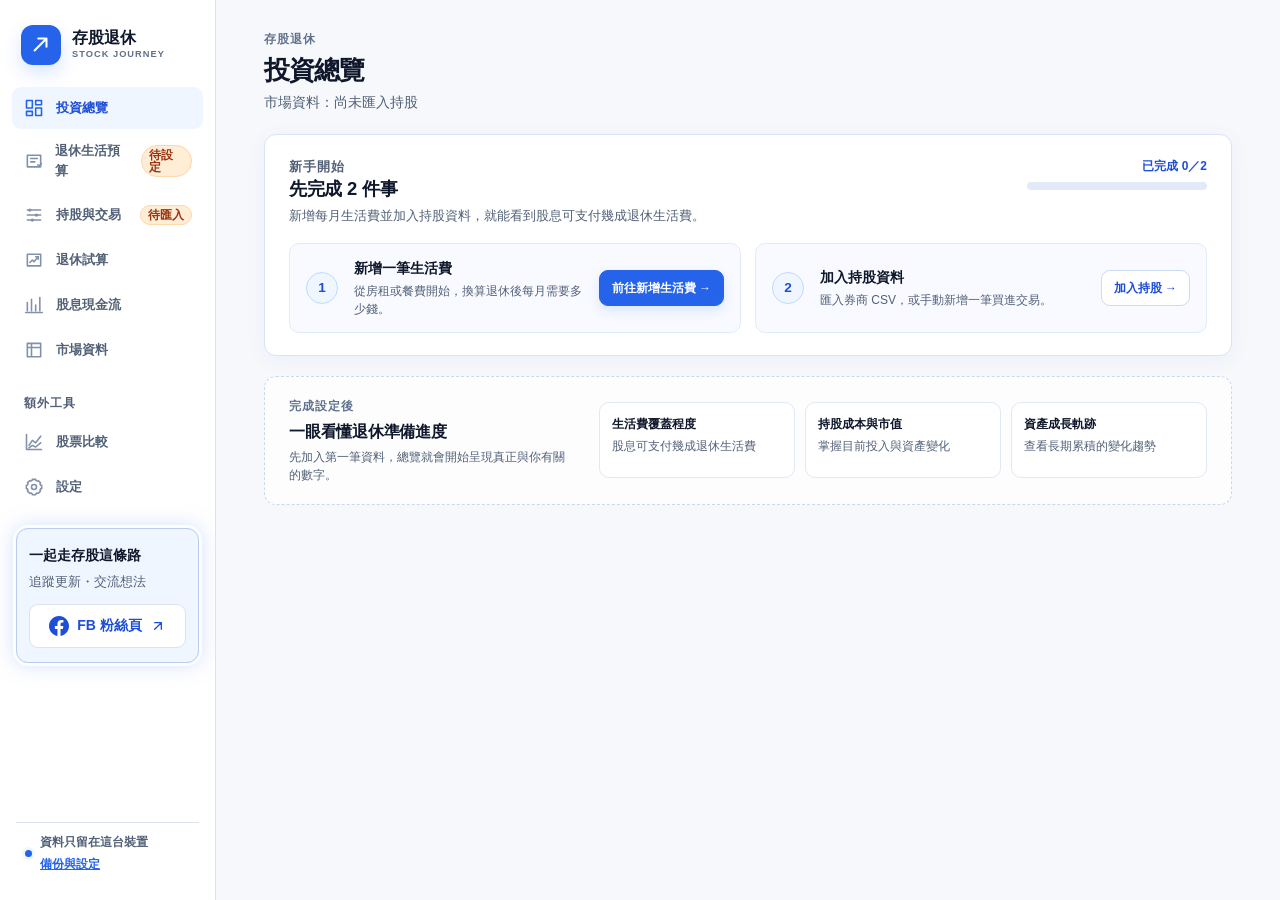
<file: index.html>
<!doctype html>
<html lang="zh-Hant">
  <head>
    <meta charset="UTF-8" />
    <meta name="viewport" content="width=device-width, initial-scale=1.0" />
    <meta name="theme-color" content="#2563eb" />
    <link rel="stylesheet" href="./styles.css?v=20261110-sticky-dialog-fix" />
    <title>存股退休儀表板</title>
  </head>
  <body>
    <div id="root"></div>
    <script src="./app.bundle.js?v=20261110-sticky-dialog-fix"></script>
  </body>
</html>
</file>
<file: styles.css>
:root {
  --ink: #0f172a;
  --muted: #526177;
  --subtle: #607086;
  --blue: #2563eb;
  --blue-strong: #1d4ed8;
  --blue-soft: #eff6ff;
  --blue-wash: #f6f9ff;
  --green: #2563eb;
  --pale: #eff6ff;
  --line: #dce3ed;
  --card: #ffffff;
  --canvas: #f7f8fb;
  --gold: #a16207;
  --red: #c62828;
  --success: #15803d;
  --success-soft: #ecfdf5;
  --radius: 12px;
  --shadow: 0 3px 12px rgba(15, 23, 42, .035);
}

.operation-error { padding: 16px; color: #991b1b; background: #fef2f2; border: 1px solid #fca5a5; border-radius: var(--radius); font-size: .9375rem; }
.operation-error button { min-height: 44px; margin: 8px 0 0 12px; }
.settings-save-status { margin: 16px 0 0; color: var(--muted); font-size: .875rem; }
.overview-assumptions { margin-top: 14px; }
.overview-assumptions summary { min-height: 44px; padding: 10px 0; color: var(--blue-strong); font-size: .875rem; cursor: pointer; }
.overview-assumptions .overview-retirement-assumptions { font-size: .8125rem; }

* { box-sizing: border-box; }
html { min-width: 320px; background: var(--canvas); }
body {
  margin: 0;
  color: var(--ink);
  background: var(--canvas);
  font: 16px/1.55 -apple-system, BlinkMacSystemFont, "Segoe UI", "Noto Sans TC", sans-serif;
  -webkit-font-smoothing: antialiased;
}
button, input, select, textarea { font: inherit; }
button, summary, select, label { -webkit-tap-highlight-color: transparent; }
button { cursor: pointer; }
button:focus-visible, a:focus-visible, input:focus-visible, select:focus-visible, textarea:focus-visible, summary:focus-visible {
  outline: 3px solid var(--blue);
  outline-offset: 2px;
}
h1, h2, p { margin-top: 0; }
h1 { margin-bottom: 0; font-size: clamp(1.55rem, 2vw, 2rem); line-height: 1.2; letter-spacing: -.035em; }
h2 { margin-bottom: 0; font-size: 1.05rem; line-height: 1.35; letter-spacing: -.015em; }

.shell { display: grid; grid-template-columns: 216px minmax(0, 1fr); min-height: 100vh; }
aside {
  position: sticky;
  top: 0;
  height: 100vh;
  display: flex;
  flex-direction: column;
  padding: 22px 12px 16px;
  background: #fff;
  border-right: 1px solid var(--line);
  backdrop-filter: blur(18px);
}
.brand {
  display: grid;
  grid-template-columns: 40px 1fr;
  grid-template-rows: auto auto;
  align-items: center;
  column-gap: 11px;
  padding: 3px 9px 22px;
  color: var(--ink);
  text-decoration: none;
}
.brand > span { grid-row: 1 / 3; display: grid; place-items: center; width: 40px; height: 40px; color: #fff; background: var(--blue); border-radius: 12px; box-shadow: 0 8px 18px #2563eb2b; }
.brand svg { width: 22px; fill: none; stroke: currentColor; stroke-width: 2.25; stroke-linecap: round; stroke-linejoin: round; }
.brand b { align-self: end; font-size: 1rem; line-height: 1.2; }
.brand em { align-self: start; color: var(--subtle); font-size: .58rem; font-style: normal; font-weight: 700; letter-spacing: .11em; white-space: nowrap; }
.mobile-menu-toggle, .mobile-nav-heading, .mobile-nav-backdrop { display: none; }
.mobile-nav-panel { display: contents; }
nav { display: grid; gap: 3px; }
nav button {
  display: flex;
  align-items: center;
  gap: 11px;
  min-height: 42px;
  padding: 9px 11px;
  color: #526177;
  background: transparent;
  border: 0;
  border-radius: 9px;
  font-size: .82rem;
  font-weight: 650;
  text-align: left;
  transition: color .16s, background .16s, transform .16s;
}
nav button i { display: grid; place-items: center; width: 22px; color: #8191a8; font-style: normal; }
nav button svg { width: 20px; height: 20px; fill: none; stroke: currentColor; stroke-width: 1.9; stroke-linecap: round; stroke-linejoin: round; }
nav button:hover { color: var(--blue); background: #f3f7ff; }
nav button.active { color: var(--blue-strong); background: var(--blue-soft); box-shadow: none; }
nav button.active i { color: var(--blue); }
.nav-badge {
  display: inline-flex;
  align-items: center;
  justify-content: center;
  margin-left: auto;
  font-size: .75rem;
  font-weight: 750;
  line-height: 1;
  border-radius: 999px;
  pointer-events: none;
}
.nav-badge.pending {
  padding: 3px 7px;
  color: #9a3412;
  background: #ffedd5;
  border: 1px solid #fed7aa;
}
.nav-badge.done {
  width: 18px;
  height: 18px;
  color: #15803d;
  background: #ecfdf5;
  border: 1px solid #bbf7d0;
  font-size: .75rem;
}
.privacy { display: grid; grid-template-columns: 7px 1fr; gap: 4px 8px; align-items: center; margin: auto 4px 0; padding: 11px 9px; color: var(--muted); background: transparent; border-top: 1px solid var(--line); border-radius: 0; font-size: .75rem; line-height: 1.45; }
.privacy b { color: #526177; font-weight: 650; }
.privacy span { grid-row: 1 / 3; width: 7px; height: 7px; background: var(--blue); border-radius: 50%; box-shadow: 0 0 0 3px var(--blue-soft); }
.privacy a { color: var(--blue); font-weight: 700; cursor: pointer; }

main { width: 100%; max-width: 1360px; margin: 0 auto; padding: 30px clamp(20px, 4vw, 48px) 56px; }
.facebook-community {
  position: relative;
  display: grid;
  flex-shrink: 0;
  gap: 12px;
  margin: 20px 4px 16px;
  padding: 14px 12px;
  color: var(--ink);
  background: var(--blue-soft);
  border: 1px solid var(--line);
  border-radius: var(--radius);
}
.facebook-community-copy b { font-size: .875rem; }
.facebook-community-copy p { margin: 4px 0 0; color: var(--muted); font-size: .8125rem; }
.facebook-community-link {
  display: flex;
  align-items: center;
  justify-content: center;
  gap: 8px;
  min-height: 44px;
  padding: 9px 10px;
  color: var(--blue-strong);
  background: var(--card);
  border: 1px solid var(--line);
  border-radius: 9px;
  font-size: .875rem;
  font-weight: 700;
  text-decoration: none;
  touch-action: manipulation;
}
.facebook-community::after {
  content: "";
  position: absolute;
  inset: -1px;
  border: 1px solid var(--blue);
  border-radius: inherit;
  box-shadow: 0 0 0 3px var(--blue-soft), 0 0 18px 3px var(--blue);
  opacity: .18;
  pointer-events: none;
}
@keyframes facebook-community-breathe {
  0%, 100% { opacity: .18; }
  50% { opacity: .65; }
}
@media (prefers-reduced-motion: no-preference) {
  .facebook-community::after {
    animation: facebook-community-breathe 2s ease-in-out infinite;
  }
}
.facebook-community:hover::after,
.facebook-community:focus-within::after {
  animation: none;
  opacity: .3;
}
.facebook-community-link:hover { border-color: var(--blue); text-decoration: underline; }
.facebook-community-link:active { background: var(--blue-soft); }
.facebook-icon { width: 20px; height: 20px; flex-shrink: 0; fill: currentColor; }
.facebook-external-icon { width: 16px; height: 16px; flex-shrink: 0; stroke: currentColor; stroke-width: 2; stroke-linecap: round; stroke-linejoin: round; }
.facebook-community--mobile { display: none; }
@media (min-width: 801px) {
  aside { overflow-y: auto; }
}

header { display: flex; justify-content: space-between; align-items: flex-end; gap: 24px; margin-bottom: 20px; }
.eyebrow { margin-bottom: 6px; color: #60728d; font-size: .75rem; font-weight: 750; letter-spacing: .09em; text-transform: uppercase; }
.market-as-of { margin: 7px 0 0; color: var(--muted); font-size: .875rem; }
.header-actions { display: flex; align-items: center; justify-content: flex-end; gap: 10px; min-height: 40px; }
.updated { display: inline-flex; align-items: center; gap: 7px; margin-right: 4px; color: var(--muted); font-size: .75rem; white-space: nowrap; }
.updated i { width: 7px; height: 7px; background: var(--blue); border-radius: 50%; box-shadow: 0 0 0 4px #dbeafe; }
.primary, .secondary, .danger {
  min-height: 44px;
  padding: 9px 14px;
  border: 1px solid transparent;
  border-radius: 9px;
  font-size: .79rem;
  font-weight: 750;
  transition: background .16s, border .16s, color .16s, transform .16s;
}
.primary { color: #fff; background: var(--blue); border-color: var(--blue); box-shadow: 0 5px 12px #2563eb22; }
.primary:hover { background: var(--blue-strong); border-color: var(--blue-strong); transform: translateY(-1px); }
.primary:disabled, .secondary:disabled { cursor: wait; opacity: .62; transform: none; }
.secondary { color: var(--blue-strong); background: #fff; border-color: #cddcf5; }
.secondary:hover { background: var(--blue-soft); border-color: #a9c2ef; }
.danger { color: var(--red); background: #fff5f5; border-color: #f0caca; }
.danger.subtle { background: #fff; }

.panel, .metric, .blue-goal-card, .blue-kpis article, .transaction-group, .empty {
  background: var(--card);
  border: 1px solid var(--line);
  border-radius: var(--radius);
  box-shadow: var(--shadow);
}
.panel { padding: 20px; }
.panel-title { display: flex; justify-content: space-between; align-items: center; gap: 18px; margin-bottom: 18px; }
.panel-title p { margin: 5px 0 0; color: var(--muted); font-size: .875rem; }
.panel-title button:not(.primary):not(.secondary) { color: var(--blue); background: transparent; border: 0; font-size: .75rem; font-weight: 750; }
.transaction-actions { display: grid; justify-items: end; gap: 5px; }
.transaction-page-actions { display: flex; align-items: center; gap: 8px; }
.transaction-import-help { margin: 0; color: var(--muted); font-size: .875rem; text-align: right; }
.transaction-import-help button, .transaction-import-help a { padding: 0; color: var(--blue); background: transparent; border: 0; font-size: inherit; font-weight: 750; text-decoration: underline; text-underline-offset: 2px; }
.notice { display: flex; align-items: center; gap: 16px; margin-bottom: 16px; padding: 13px 16px; color: #40536e; background: var(--blue-soft); border: 1px solid #cfe0fc; border-radius: 11px; font-size: .76rem; }
.notice b { color: var(--blue-strong); }
.notice button { margin-left: auto; color: var(--blue); background: transparent; border: 0; font-weight: 750; }

.journey-card {
  margin-bottom: 20px;
  padding: 22px 24px;
  color: var(--ink);
  background: #ffffff;
  border: 1px solid #d9e5f7;
  border-radius: var(--radius);
  box-shadow: 0 4px 20px rgba(37, 99, 235, .06);
}
.journey-header {
  display: flex;
  justify-content: space-between;
  align-items: flex-start;
  gap: 20px;
  margin-bottom: 18px;
  flex-wrap: wrap;
}
.journey-header h2 {
  font-size: 1.15rem;
  margin-bottom: 4px;
}
.journey-header p {
  margin: 0;
  color: var(--muted);
  font-size: .8rem;
}
.journey-progress-wrap {
  display: flex;
  flex-direction: column;
  align-items: flex-end;
  gap: 6px;
  min-width: 180px;
}
.journey-status {
  color: var(--blue-strong);
  font-size: .75rem;
  font-weight: 750;
}
.journey-progress {
  width: 100%;
  height: 8px;
  background: #e2eaf8;
  border-radius: 999px;
  overflow: hidden;
}
.journey-progress i {
  display: block;
  height: 100%;
  background: linear-gradient(90deg, #3b82f6, #1d4ed8);
  border-radius: 999px;
  transition: width .3s ease;
}
.journey-tasks {
  display: grid;
  grid-template-columns: repeat(2, minmax(0, 1fr));
  gap: 14px;
}
.journey-task {
  display: grid;
  grid-template-columns: 36px minmax(0, 1fr) auto;
  align-items: center;
  gap: 12px;
  padding: 14px 16px;
  background: #f8faff;
  border: 1px solid #e2ecf9;
  border-radius: 10px;
  transition: border-color .16s, background .16s;
}
.journey-task.is-done {
  background: #fcfefe;
  border-color: #d1fae5;
}
.journey-task-badge {
  display: grid;
  place-items: center;
  width: 32px;
  height: 32px;
  color: var(--blue-strong);
  background: #eff6ff;
  border: 1px solid #bfdbfe;
  border-radius: 50%;
  font-size: .85rem;
  font-weight: 800;
}
.journey-task.is-done .journey-task-badge {
  color: #15803d;
  background: #ecfdf5;
  border-color: #a7f3d0;
}
.journey-task-body b {
  display: block;
  font-size: .85rem;
  margin-bottom: 2px;
}
.journey-task-body p {
  margin: 0;
  color: var(--muted);
  font-size: .75rem;
  line-height: 1.5;
}
.journey-task button {
  min-height: 36px;
  padding: 6px 12px;
  font-size: .75rem;
  white-space: nowrap;
}
.step-banner {
  display: flex;
  align-items: center;
  gap: 14px;
  margin-bottom: 18px;
  padding: 14px 18px;
  color: var(--ink);
  background: #f0f6ff;
  border: 1px solid #cde0fc;
  border-radius: var(--radius);
  box-shadow: 0 2px 10px rgba(37, 99, 235, .04);
}
.step-banner.is-done {
  background: #f0fdf4;
  border-color: #bbf7d0;
}
.step-banner-icon {
  display: grid;
  place-items: center;
  width: 34px;
  height: 34px;
  color: var(--blue-strong);
  background: #fff;
  border: 1px solid #bfdbfe;
  border-radius: 50%;
  flex: 0 0 auto;
}
.step-banner-icon svg {
  width: 19px;
  height: 19px;
  fill: none;
  stroke: currentColor;
  stroke-width: 1.8;
  stroke-linecap: round;
  stroke-linejoin: round;
}
.step-banner.is-done .step-banner-icon {
  color: #15803d;
  border-color: #a7f3d0;
}
.step-banner-content {
  flex: 1 1 auto;
}
.step-banner-content b {
  display: block;
  font-size: .85rem;
  margin-bottom: 2px;
}
.step-banner-content p {
  margin: 0;
  color: var(--muted);
  font-size: .75rem;
  line-height: 1.4;
}
.step-banner-actions {
  display: flex;
  align-items: center;
  gap: 8px;
  flex: 0 0 auto;
}
.step-banner-actions button {
  min-height: 36px;
  padding: 6px 12px;
  font-size: .75rem;
  white-space: nowrap;
}

.onboarding-preview {
  display: grid;
  grid-template-columns: minmax(220px, .8fr) minmax(0, 1.7fr);
  align-items: center;
  gap: 24px;
  padding: 20px 24px;
  color: var(--ink);
  background: rgba(255, 255, 255, .74);
  border: 1px dashed #c9d8ec;
  border-radius: var(--radius);
}
.onboarding-preview h2 {
  margin-bottom: 5px;
  font-size: 1rem;
}
.onboarding-preview > div > p:last-child {
  margin: 0;
  color: var(--muted);
  font-size: .75rem;
  line-height: 1.5;
}
.onboarding-preview-items {
  display: grid;
  grid-template-columns: repeat(3, minmax(0, 1fr));
  gap: 10px;
}
.onboarding-preview-items article {
  min-height: 76px;
  padding: 12px;
  background: #fff;
  border: 1px solid #e1e9f4;
  border-radius: 10px;
}
.onboarding-preview-items b,
.onboarding-preview-items span {
  display: block;
}
.onboarding-preview-items b {
  margin-bottom: 4px;
  font-size: .78rem;
}
.onboarding-preview-items span {
  color: var(--muted);
  font-size: .75rem;
  line-height: 1.45;
}

.onboarding { display: grid; grid-template-columns: 28px minmax(0, 1fr) auto; align-items: center; gap: 12px; margin-bottom: 14px; padding: 13px 15px; color: #334155; background: #f1f6ff; border: 1px solid #d5e4fb; border-radius: var(--radius); }
.onboarding-step { display: grid; place-items: center; width: 28px; height: 28px; color: var(--blue-strong); background: #fff; border: 1px solid #bcd4f7; border-radius: 50%; font-size: .75rem; font-weight: 800; }
.onboarding b { display: block; font-size: .8rem; }
.onboarding p { margin: 2px 0 0; color: var(--muted); font-size: .75rem; }
.onboarding-count { margin-left: 5px; color: var(--blue-strong); font-size: .75rem; font-weight: 750; white-space: nowrap; }
.onboarding .secondary { min-height: 36px; padding: 7px 10px; font-size: .75rem; white-space: nowrap; }

.blue-goal-card { display: grid; grid-template-columns: minmax(0, 1fr) 230px; gap: 24px; margin-bottom: 12px; padding: 22px 24px; }
.blue-goal-main { min-width: 0; }
.blue-goal-value { display: flex; align-items: baseline; gap: 14px; flex-wrap: wrap; }
.blue-goal-value strong { color: var(--blue); font-size: clamp(2rem, 3vw, 2.65rem); line-height: 1; letter-spacing: -.06em; }
.blue-goal-value span, .blue-goal-main > p:last-child, .blue-goal-gap > span { color: var(--muted); font-size: .875rem; }
.blue-progress { height: 9px; margin: 18px 0 11px; overflow: hidden; background: #e8effc; border-radius: 99px; }
.blue-progress i { display: block; height: 100%; background: linear-gradient(90deg, #60a5fa, var(--blue)); border-radius: inherit; }
.blue-goal-main > p:last-child { margin: 0; }
.blue-goal-main > p b { color: var(--ink); }
.blue-goal-main > p span { margin: 0 7px; color: #a0aec0; }
.blue-goal-gap { display: grid; align-content: center; padding-left: 29px; border-left: 1px solid var(--line); }
.blue-goal-gap > strong { margin: 6px 0 4px; font-size: 1.45rem; letter-spacing: -.035em; }
.blue-goal-gap > small { color: var(--muted); font-size: .875rem; }
.blue-goal-gap button { justify-self: start; min-width: 44px; min-height: 44px; padding: 8px 0; color: var(--blue); background: transparent; border: 0; font-size: .75rem; font-weight: 750; }
.blue-goal-card.is-reached { border-color: #b8e6cb; box-shadow: 0 10px 32px #15803d12; }
.blue-goal-card.is-reached .blue-goal-value > strong { color: var(--success); }
.blue-goal-card.is-reached .blue-progress { background: #dcfce7; }
.blue-goal-card.is-reached .blue-progress i { background: linear-gradient(90deg, #4ade80, var(--success)); }
.blue-goal-card.is-reached .blue-goal-gap { border-left-color: #c8ecd7; }
.blue-goal-card.is-reached .blue-goal-gap > strong { color: var(--success); }
.goal-status { display: inline-flex; align-items: center; gap: 6px; color: var(--success) !important; font-weight: 800; }
.goal-status::before { display: inline-grid; place-items: center; width: 16px; height: 16px; color: #fff; background: var(--success); border-radius: 50%; content: "✓"; font-size: .75rem; }
.overview-birth-card {
  display: grid;
  grid-template-columns: 44px minmax(220px, 1fr) minmax(350px, .9fr);
  align-items: center;
  gap: 16px;
  margin-bottom: 12px;
  padding: 20px 22px;
  background: linear-gradient(135deg, #fff 0%, #f8fbff 100%);
  border: 1px solid #bed4f5;
  border-radius: 14px;
  box-shadow: 0 7px 24px rgba(37, 99, 235, .08);
}
.overview-birth-icon { display: grid; place-items: center; width: 44px; height: 44px; color: var(--blue); background: var(--blue-soft); border: 1px solid #bfdbfe; border-radius: 12px; }
.overview-birth-icon svg { width: 23px; height: 23px; fill: none; stroke: currentColor; stroke-width: 1.8; stroke-linecap: round; stroke-linejoin: round; }
.overview-birth-copy h2 { margin-bottom: 4px; font-size: 1.02rem; }
.overview-birth-copy p:last-child { margin: 0; color: var(--muted); font-size: .875rem; }
.overview-birth-form { display: grid; gap: 5px; }
.overview-birth-form > label { color: #40536e; font-size: .75rem; font-weight: 750; }
.overview-birth-form > div { display: grid; grid-template-columns: minmax(150px, 268px); }
.overview-birth-form input { width: 100%; min-width: 0; min-height: 40px; padding: 8px 10px; color: var(--ink); background: #fff; border: 1px solid #c9d8ec; border-radius: 9px; }
.birth-month-input {
  min-height: 40px;
  padding: 8px 10px;
  border-radius: 9px;
  font-family: inherit;
  font-size: .75rem;
  font-weight: 700;
  line-height: 1.2;
  font-variant-numeric: tabular-nums;
  letter-spacing: 0;
}
.birth-month-input::-webkit-datetime-edit {
  padding: 0;
  color: var(--ink);
  font: inherit;
}
.birth-month-input::-webkit-datetime-edit-fields-wrapper { padding: 0; }
.birth-month-input::-webkit-calendar-picker-indicator {
  width: 14px;
  height: 14px;
  margin-left: 8px;
  opacity: .72;
  cursor: pointer;
}
.overview-birth-form input[aria-invalid="true"] { border-color: var(--red); box-shadow: 0 0 0 3px #c6282814; }
.overview-birth-form small { color: var(--muted); font-size: .75rem; line-height: 1.4; }
.overview-birth-form .field-error:not(:empty) { color: var(--red); }
.overview-retirement-card {
  display: grid;
  grid-template-columns: minmax(0, 1.25fr) minmax(330px, .75fr);
  margin-bottom: 12px;
  overflow: hidden;
  background: linear-gradient(135deg, #fff 0%, #f8fbff 100%);
  border: 1px solid #bed4f5;
  border-radius: 14px;
  box-shadow: 0 9px 28px rgba(37, 99, 235, .09);
}
.overview-retirement-main { min-width: 0; padding: 22px 24px; }
.overview-retirement-heading { display: flex; align-items: flex-start; justify-content: space-between; gap: 18px; }
.overview-retirement-heading h2 { margin-bottom: 5px; font-size: 1.08rem; }
.overview-retirement-heading p:last-child, .overview-retirement-copy { margin: 0; color: var(--muted); font-size: .75rem; }
.overview-retirement-status { display: inline-flex; align-items: center; gap: 6px; flex: 0 0 auto; padding: 5px 9px; color: #166534; background: #ecfdf5; border: 1px solid #bbf7d0; border-radius: 999px; font-size: .75rem; font-weight: 800; white-space: nowrap; }
.overview-retirement-status::before { width: 6px; height: 6px; background: #16a34a; border-radius: 50%; content: ""; }
.overview-retirement-card.is-behind { border-color: #fed7aa; }
.overview-retirement-card.is-behind .overview-retirement-status { color: #9a3412; background: #fff7ed; border-color: #fed7aa; }
.overview-retirement-card.is-behind .overview-retirement-status::before { background: #ea580c; }
.overview-retirement-card.is-behind .overview-retirement-answer strong { color: #c2410c; }
.overview-retirement-answer { display: flex; align-items: baseline; gap: 13px; margin: 24px 0 7px; }
.overview-retirement-answer strong { color: var(--blue-strong); font-size: clamp(2.35rem, 4.5vw, 3.5rem); line-height: .95; letter-spacing: -.065em; }
.overview-retirement-answer span { color: #334155; font-size: .86rem; font-weight: 750; }
.overview-retirement-timeline { position: relative; height: 54px; margin: 23px 0 8px; }
.overview-retirement-timeline::before { position: absolute; top: 23px; right: 0; left: 0; height: 7px; background: #dfe9f7; border-radius: 99px; content: ""; }
.overview-retirement-marker-label { position: absolute; top: 0; color: var(--blue-strong); font-size: .75rem; line-height: 1.3; transform: translateX(-50%); white-space: nowrap; }
.overview-retirement-timeline.is-now .overview-retirement-marker-label { transform: none; }
.overview-retirement-timeline-fill { position: absolute; top: 23px; left: 0; height: 7px; background: linear-gradient(90deg, #60a5fa, var(--blue)); border-radius: 99px; }
.overview-retirement-timeline-dot { position: absolute; top: 17px; width: 19px; height: 19px; background: var(--blue); border: 4px solid #fff; border-radius: 50%; box-shadow: 0 0 0 2px #93c5fd; transform: translateX(-50%); }
.overview-retirement-timeline-labels { position: absolute; top: 39px; right: 0; left: 0; display: flex; justify-content: space-between; color: var(--muted); font-size: .75rem; }
.overview-retirement-adjustment { margin: 18px 0 0; padding: 11px 13px; color: #9a3412; background: #fff7ed; border: 1px solid #fed7aa; border-radius: 9px; font-size: .75rem; }
.overview-retirement-side { display: grid; align-content: center; gap: 15px; padding: 22px 24px; background: rgba(239, 246, 255, .7); border-left: 1px solid #cfe0f7; }
.overview-retirement-facts { display: grid; grid-template-columns: repeat(2, minmax(0, 1fr)); gap: 10px; }
.overview-retirement-facts article { min-width: 0; padding: 11px 12px; background: rgba(255, 255, 255, .82); border: 1px solid #dce8f8; border-radius: 10px; }
.overview-retirement-facts span, .overview-retirement-facts small { display: block; color: var(--muted); font-size: .75rem; }
.overview-retirement-facts strong { display: block; margin: 5px 0 2px; overflow-wrap: anywhere; font-size: .94rem; letter-spacing: -.02em; }
.overview-retirement-actions { display: flex; gap: 8px; }
.overview-retirement-actions .primary { flex: 1; }
.overview-retirement-assumptions { margin: 0; color: #60728d; font-size: .75rem; line-height: 1.45; }
.blue-kpis { display: grid; grid-template-columns: repeat(3, minmax(0, 1fr)); gap: 10px; margin-bottom: 12px; }
.blue-kpis article { min-width: 0; padding: 15px 16px; }
.blue-kpis span, .blue-kpis small { display: block; color: var(--muted); font-size: .75rem; }
.blue-kpis strong { display: block; margin: 8px 0 5px; font-size: 1.25rem; letter-spacing: -.025em; }
.blue-kpis article:first-child strong { color: var(--blue); }
.blue-kpis .market-change { margin: 1px 0 4px; font-weight: 750; }
.blue-kpis .market-change.positive { color: var(--red); }
.blue-kpis .market-change.negative { color: var(--success); }

.metrics { display: grid; grid-template-columns: repeat(6, minmax(0, 1fr)); gap: 12px; margin-bottom: 18px; }
.metric { min-height: 125px; padding: 17px; }
.metric p { margin: 0 0 13px; color: var(--muted); font-size: .75rem; }
.metric strong { display: block; margin-bottom: 8px; font-size: 1.17rem; letter-spacing: -.025em; }
.metric small { display: block; color: var(--subtle); font-size: .875rem; line-height: 1.5; }
.metric.green strong { color: var(--blue); }
.metric.gold strong { color: var(--gold); }
.info { width: 17px; height: 17px; margin-left: 4px; color: #5e7190; background: #eaf1fb; border: 0; border-radius: 50%; font-size: .75rem; }
.two-col, .settings-grid, .settings-two-col { display: grid; grid-template-columns: 1.15fr .85fr; gap: 18px; margin-top: 18px; }
.retirement { display: grid; grid-template-columns: 1fr 1fr; gap: 16px; }
.retirement span { display: block; margin-bottom: 5px; color: var(--muted); font-size: .75rem; }
.retirement b { font-size: 1.05rem; }
.progress { grid-column: 1 / -1; height: 9px; margin-top: 3px; background: #e8effc; border-radius: 99px; }
.progress i { display: block; height: 100%; background: var(--blue); border-radius: inherit; }
.retirement p { grid-column: 1 / -1; margin: 0; color: var(--muted); font-size: .75rem; }
.status-list p { margin: 0; padding: 13px 0; color: #40536e; border-top: 1px solid var(--line); font-size: .78rem; }
.status-list p span { float: right; color: var(--subtle); font-size: .75rem; }
.dot { display: inline-block; width: 8px; height: 8px; margin-right: 7px; border-radius: 50%; }
.green-dot { background: var(--blue); }
.amber-dot { background: #d39a32; }
.gray-dot { background: #94a3b8; }

.asset-trend-panel { overflow: hidden; }
.trend-heading { align-items: flex-start; }
.trend-heading > div:first-child p { max-width: 620px; }
.trend-summary { display: flex; align-items: flex-end; justify-content: flex-end; gap: 18px; color: var(--muted); font-size: .75rem; white-space: nowrap; }
.trend-summary span { display: grid; gap: 2px; }
.trend-summary b { color: var(--ink); font-size: .9rem; }
.trend-summary-date { color: var(--subtle); font-size: .75rem; }
.up, .positive, .return-percent.positive { color: var(--red) !important; }
.down, .negative, .return-percent.negative { color: var(--success) !important; }
.trend-controls { display: flex; justify-content: space-between; align-items: center; gap: 14px; margin-top: 12px; }
.trend-workspace { display: grid; grid-template-columns: minmax(0, 1fr); gap: 16px; margin-top: 8px; }
.trend-workspace.has-detail { grid-template-columns: minmax(0, 1fr) 286px; }
.trend-chart-core { min-width: 0; }
.trend-chart-visual { position: relative; }
.mobile-chart-hint { display: none; }
.segmented, .range { display: inline-flex; gap: 3px; padding: 3px; background: var(--blue-soft); border-radius: 9px; }
.segmented button, .trend-ranges button { min-height: 34px; padding: 6px 10px; color: #5f6f86; background: transparent; border: 0; border-radius: 7px; font-size: .75rem; font-weight: 700; }
.segmented button.selected, .trend-ranges button.selected { color: var(--blue); background: #fff; box-shadow: 0 2px 7px #2563eb1f; }
.asset-chart-stage { position: relative; height: 320px; touch-action: pan-y; }
.asset-chart-stage:focus-visible { outline: 3px solid #93b4fa; outline-offset: 2px; border-radius: 8px; }
.asset-chart-stage svg { width: 100%; height: 100%; overflow: visible; }
.chart-grid { stroke: #e4ebf6; stroke-width: 1; }
.chart-y-axis, .chart-x-axis { position: absolute; inset: 0; z-index: 1; color: var(--muted); font-size: 14px; font-weight: 400; font-variant-numeric: tabular-nums; line-height: 1; pointer-events: none; }
.chart-y-axis span, .chart-x-axis span { position: absolute; white-space: nowrap; }
.chart-y-axis span { left: 8%; transform: translate(calc(-100% - 12px), -50%); text-align: right; }
.chart-x-axis span { top: 95.3%; transform: translate(-50%, -50%); font-size: 14px; }
.chart-x-axis span.is-first { transform: translate(0, -50%); }
.chart-x-axis span.is-last { transform: translate(-100%, -50%); }
.trend-market-line { fill: none; stroke: #0f91b8; stroke-width: 3; stroke-linecap: round; stroke-linejoin: round; }
.trend-crosshair { stroke: #91a4c0; stroke-width: 1; stroke-dasharray: 4 4; }
.trend-focus-dot { position: absolute; z-index: 3; display: none; width: 10px; height: 10px; background: #0f91b8; border: 3px solid #fff; border-radius: 50%; box-shadow: 0 2px 6px #1e3a5f3d; pointer-events: none; transform: translate(-50%,-50%); }
.trend-focus-dot.show { display: block; }
.trend-event-marker { position: absolute; z-index: 4; width: 44px; height: 44px; padding: 0; background: transparent; border: 0; border-radius: 50%; cursor: pointer; transform: translate(-50%,-50%); touch-action: manipulation; }
.trend-event-marker:focus-visible { outline: 3px solid #93b4fa; outline-offset: 1px; }
.trend-event-halo, .trend-event-dot { position: absolute; top: 50%; left: 50%; border-radius: 50%; transform: translate(-50%,-50%); transition: width .14s,height .14s,box-shadow .14s; }
.trend-event-halo { display: none; width: 28px; height: 28px; background: #fef3c7c7; border: 2px solid #f6b70b; }
.trend-event-dot { width: 10px; height: 10px; background: #f07a12; border: 3px solid #fff; box-shadow: 0 1px 4px #1e3a5f33; }
.trend-event-marker.is-active .trend-event-dot, .trend-event-marker:focus-visible .trend-event-dot { width: 15px; height: 15px; }
.trend-event-marker.new-stock .trend-event-halo, .trend-event-marker.milestone-asset .trend-event-halo, .trend-event-marker.milestone-gain .trend-event-halo { display: block; }
.trend-event-marker.new-stock .trend-event-dot, .trend-event-marker.milestone-asset .trend-event-dot { width: 17px; height: 17px; background: #f6c700; border-width: 4px; }
.trend-event-marker.new-stock.is-active .trend-event-dot, .trend-event-marker.new-stock:focus-visible .trend-event-dot, .trend-event-marker.milestone-asset.is-active .trend-event-dot, .trend-event-marker.milestone-asset:focus-visible .trend-event-dot { width: 23px; height: 23px; box-shadow: 0 3px 9px #a1620752; }
.trend-event-marker.milestone-gain .trend-event-halo { background: #e2e8f0d9; border-color: #7b8798; }
.trend-event-marker.milestone-gain .trend-event-dot { width: 16px; height: 16px; background: #98a3b3; border-width: 4px; }
.trend-event-marker.milestone-gain.is-active .trend-event-dot, .trend-event-marker.milestone-gain:focus-visible .trend-event-dot { width: 23px; height: 23px; box-shadow: 0 3px 9px #47546752; }
.trend-event-marker.event-recurring_investment .trend-event-dot { background: #3b82f6; }
.trend-event-marker.event-dividend_reinvestment .trend-event-dot { background: #8b5cf6; }
.trend-event-marker.event-stock_dividend .trend-event-dot { background: #10a47f; }
.trend-event-marker.event-mixed .trend-event-dot { background: #526177; }
.trend-milestone-label { position: absolute; z-index: 5; min-width: 106px; padding: 5px 10px; color: #fff; background: #935508; border-radius: 7px; box-shadow: 0 4px 7px #9a4f0038; font-size: 12px; font-weight: 750; line-height: 1.25; text-align: center; white-space: nowrap; pointer-events: none; }
.trend-milestone-label.is-gain { background: #526177; box-shadow: 0 4px 8px #47546738; }
.trend-tooltip { position: absolute; z-index: 6; top: 8px; width: 286px; padding: 15px 16px; color: var(--ink); background: #fffffff2; border: 1px solid #dbe5f3; border-radius: 17px; box-shadow: 0 16px 38px #1e3a5f24; opacity: 0; pointer-events: none; transform: translateX(12px); transition: opacity .12s; font-size: .75rem; backdrop-filter: blur(10px); }
.trend-tooltip.show { opacity: 1; }
.trend-tooltip.right { transform: translateX(calc(-100% - 12px)); }
.trend-tooltip-date { display: block; padding-bottom: 10px; color: var(--subtle); border-bottom: 1px solid var(--line); font-size: .75rem; letter-spacing: .035em; }
.trend-milestone-banner { display: flex; align-items: center; gap: 9px; margin: 10px -3px 0; padding: 9px 10px; color: #785108; background: #fff3cf; border-radius: 10px; box-shadow: 0 7px 15px #dc82002e; }
.trend-milestone-banner.is-gain { color: #334155; background: #e9eef5; box-shadow: 0 7px 15px #47546730; }
.trend-milestone-banner > span { font-size: .9rem; }
.trend-milestone-banner div { display: grid; gap: 1px; }
.trend-milestone-banner b { font-size: .75rem; letter-spacing: .04em; }
.trend-milestone-banner small { color: inherit; font-size: .75rem; font-weight: 700; }
.trend-milestones { display: grid; grid-template-columns: repeat(2, minmax(0, 1fr)); gap: 6px; margin-top: 10px; }
.trend-milestones.is-single { grid-template-columns: minmax(0, 1fr); }
.trend-milestones .trend-milestone-banner { min-width: 0; margin: 0; padding: 9px 10px; gap: 6px; background: #fff3cf; border: 1px solid #e8d69b; border-radius: 8px; box-shadow: 0 5px 11px #dc82002a; }
.trend-milestones .trend-milestone-banner.is-gain { background: #e9eef5; border-color: #cbd5e1; box-shadow: 0 5px 11px #4754672a; }
.trend-milestones .trend-milestone-banner > span { color: #785108; font-size: .75rem; }
.trend-milestones .trend-milestone-banner.is-gain > span { color: #334155; }
.trend-milestones .trend-milestone-banner div { min-width: 0; gap: 0; }
.trend-milestones .trend-milestone-banner b, .trend-milestones .trend-milestone-banner small { display: block; color: #785108; font-size: .75rem; line-height: 1.5; overflow-wrap: anywhere; }
.trend-milestones .trend-milestone-banner small { color: #785108; font-size: .75rem; }
.trend-detail-drawer .trend-milestones { margin-top: 10px; }
.trend-value-block { display: grid; gap: 2px; margin-top: 10px; }
.trend-value-block > span { color: #526177; font-size: .75rem; font-weight: 650; }
.trend-value-block > strong { font-size: .84rem; font-variant-numeric: tabular-nums; }
.trend-value-block em { font-size: .75rem; font-style: normal; }
.trend-change-block { margin-top: 7px; }
.trend-detail-hint { margin: 10px 0 0; padding-top: 9px; color: var(--blue); border-top: 1px solid var(--line); font-size: .75rem; font-weight: 700; line-height: 1.4; }
.trend-tooltip-more { width: 100%; min-height: 30px; margin-top: 2px; padding: 6px 8px; color: var(--blue); background: #eff6ff; border: 0; border-radius: 7px; font: inherit; font-size: .75rem; font-weight: 750; pointer-events: auto; }
.trend-tooltip-more:hover { background: #dbeafe; }
.trend-detail-drawer { min-width: 0; max-height: 376px; padding: 14px 15px; overflow-y: auto; overscroll-behavior: contain; color: var(--ink); background: #fbfdff; border: 1px solid #dbe5f3; border-radius: 15px; box-shadow: 0 10px 25px #1e3a5f12; font-size: .75rem; }
.trend-detail-drawer:focus-visible { outline: 3px solid #93b4fa; outline-offset: 2px; }
.trend-detail-heading { display: flex; align-items: flex-start; justify-content: space-between; gap: 10px; padding-bottom: 10px; border-bottom: 1px solid var(--line); }
.trend-detail-heading > div { display: grid; gap: 3px; }
.trend-detail-heading span { color: var(--subtle); font-size: .75rem; font-weight: 750; letter-spacing: .05em; }
.trend-detail-heading strong { font-size: .82rem; }
.trend-detail-close { display: grid; width: 28px; height: 28px; padding: 0; place-items: center; color: #526177; background: #eef3f9; border: 0; border-radius: 50%; font-size: 1.2rem; line-height: 1; }
.trend-detail-close:hover { color: var(--ink); background: #e2eaf4; }
.trend-detail-drawer .trend-milestone-banner { margin-right: 0; margin-left: 0; }
.trend-detail-empty { margin: 13px 0 0; color: var(--muted); }
.chart-settings { gap: 0; padding: 0; overflow: hidden; }
.chart-settings-heading { display: flex; align-items: flex-start; justify-content: space-between; gap: 20px; padding: 24px 24px 21px; background: linear-gradient(120deg,#fff 20%,#f4f8ff); border-bottom: 1px solid var(--line); }
.chart-settings-heading h2 { margin-bottom: 5px; font-size: 1.16rem; }
.chart-settings-heading p { max-width: 640px; margin: 0; color: var(--muted); font-size: .78rem; line-height: 1.65; }
.settings-save-status { flex: 0 0 auto; padding: 6px 10px; color: #1d4ed8; background: #eaf2ff; border: 1px solid #cfe0fc; border-radius: 999px; font-size: .75rem; font-weight: 750; white-space: nowrap; }
.chart-setting-section { display: grid; gap: 14px; padding: 22px 24px; border-top: 1px solid var(--line); }
.chart-settings-heading + .chart-setting-section { border-top: 0; }
.chart-setting-section-title { display: grid; gap: 3px; }
.chart-setting-section-title b { color: #22334d; font-size: .82rem; }
.chart-setting-section-title span { color: var(--muted); font-size: .75rem; }
.setting-switch-grid { display: grid; grid-template-columns: repeat(2,minmax(0,1fr)); gap: 10px; }
.event-switch-grid { grid-template-columns: repeat(3,minmax(0,1fr)); }
.setting-switch { position: relative; display: grid !important; grid-template-columns: minmax(0,1fr) 42px; align-items: center; gap: 12px; min-height: 88px; padding: 14px; color: var(--ink) !important; background: #fff; border: 1px solid #dce6f5; border-radius: 12px; cursor: pointer; transition: border-color .16s, background .16s, box-shadow .16s; }
.setting-switch:hover { border-color: #aec7ef; background: #fbfdff; }
.setting-switch:has(input:checked) { background: #f5f9ff; border-color: #8eb5ef; box-shadow: 0 4px 12px #2563eb12; }
.setting-switch input { position: absolute; width: 1px !important; height: 1px !important; opacity: 0; pointer-events: none; }
.setting-switch-copy { display: grid; gap: 4px; min-width: 0; }
.setting-switch-copy b { color: #263752; font-size: .78rem; line-height: 1.35; }
.setting-switch-copy small { color: var(--muted); font-size: .75rem; font-weight: 500; line-height: 1.45; }
.setting-switch-track { position: relative; width: 42px; height: 24px; background: #cbd5e1; border-radius: 999px; transition: background .16s; }
.setting-switch-track::after { position: absolute; top: 3px; left: 3px; width: 18px; height: 18px; background: #fff; border-radius: 50%; box-shadow: 0 1px 3px #33415545; content: ""; transition: transform .16s; }
.setting-switch input:checked + .setting-switch-copy + .setting-switch-track { background: var(--blue); }
.setting-switch input:checked + .setting-switch-copy + .setting-switch-track::after { transform: translateX(18px); }
.setting-switch:has(input:focus-visible) { outline: 3px solid #93b4fa; outline-offset: 2px; }
.setting-number-field { display: grid !important; grid-template-columns: minmax(200px, 1fr) minmax(130px, 180px); align-items: center; gap: 4px 18px; padding: 14px; color: #263752 !important; background: #f8fbff; border: 1px solid #e0eaf8; border-radius: 11px; font-size: .76rem !important; }
.setting-number-field input { grid-column: 2; grid-row: 1 / 3; text-align: right; font-variant-numeric: tabular-nums; }
.setting-number-field small { color: var(--muted); font-size: .75rem; font-weight: 500; line-height: 1.45; }
.setting-number-field.is-disabled { color: #94a3b8 !important; background: #f7f9fc; }
.setting-number-field.is-disabled input { color: #94a3b8; background: #f1f5f9; cursor: not-allowed; }
.trend-event-section { display: grid; gap: 7px; margin-top: 11px; padding-top: 10px; border-top: 1px solid var(--line); }
.trend-event-section > b { color: var(--blue); font-size: .75rem; }
.trend-event-section.is-new > b { color: #d76c00; }
.trend-event-scroll { margin-top: 10px; }
.trend-event-scroll:focus-visible { outline: 2px solid #93b4fa; outline-offset: 2px; border-radius: 5px; }
.trend-event-list { display: grid; gap: 7px; }
.trend-event-row { display: grid; grid-template-columns: 8px 1fr; gap: 8px; align-items: start; }
.trend-event-row > i { width: 7px; height: 7px; margin-top: 5px; background: #f07a12; border-radius: 50%; }
.trend-event-row.event-recurring_investment > i { background: #3b82f6; }
.trend-event-row.event-dividend_reinvestment > i { background: #8b5cf6; }
.trend-event-row.event-stock_dividend > i { background: #10a47f; }
.trend-event-row > span { display: grid; gap: 0; min-width: 0; }
.trend-event-row b { font-size: .75rem; }
.trend-event-row small { color: var(--muted); font-size: .75rem; line-height: 1.4; white-space: normal; }
.trend-warning { position: relative; margin: 10px 0 0; padding: 9px 0 0 16px; color: #8a6114; border-top: 1px solid var(--line); font-size: .75rem; line-height: 1.45; }
.trend-warning::before { position: absolute; top: 9px; left: 0; width: 12px; height: 12px; display: grid; place-items: center; color: #fff; background: #d69519; border-radius: 50%; content: "!"; font-size: 12px; font-weight: 800; }
.trend-navigator-wrap { margin-top: 4px; padding-top: 12px; border-top: 1px solid var(--line); }
.trend-navigator-dates { display: flex; justify-content: space-between; align-items: center; margin: 0 1px 7px; color: var(--muted); font-size: .75rem; }
.trend-navigator { position: relative; height: 43px; overflow: visible; background: #edf3fc; border-radius: 7px; cursor: crosshair; touch-action: none; }
.trend-navigator svg { position: absolute; inset: 0; width: 100%; height: 100%; overflow: hidden; border-radius: inherit; pointer-events: none; }
.navigator-line { fill: none; stroke: #77a4ee; stroke-width: 2; }
.navigator-selection { position: absolute; top: 0; bottom: 0; background: #2563eb20; cursor: grab; }
.navigator-selection::before, .navigator-selection::after { position: absolute; top: 0; bottom: 0; width: 2px; background: var(--blue); content: ""; }
.navigator-selection::before { left: 0; }
.navigator-selection::after { right: 0; }
.navigator-selection:active { cursor: grabbing; }
.navigator-handle { position: absolute; z-index: 1; top: 50%; width: 32px; height: 40px; padding: 0; background: transparent; border: 0; transform: translateY(-50%); cursor: ew-resize; touch-action: none; }
.navigator-handle::after { position: absolute; top: 50%; left: 50%; width: 13px; height: 25px; background: var(--blue); border: 2px solid #fff; border-radius: 5px; box-shadow: 0 2px 7px #1e3a5f38; transform: translate(-50%, -50%); content: ""; }
.navigator-handle.start { left: -24px; }
.navigator-handle.end { right: -24px; }
.trend-navigator-wrap > p { margin: 8px 0 0; color: var(--subtle); font-size: .75rem; }
.trend-empty { height: 220px; display: grid; place-items: center; color: var(--muted); }
.chart { height: 240px; }
.chart svg { width: 100%; height: 205px; }
.chart line { stroke: #e4ebf6; }
.chart .line { fill: none; stroke: var(--blue); stroke-width: 3; stroke-linecap: round; stroke-linejoin: round; }
.chart-labels { display: flex; justify-content: space-around; gap: 10px; overflow: hidden; color: var(--muted); font-size: .75rem; }

.dividend-actions { display: flex; align-items: flex-end; gap: 10px; }
.dividend-year-picker { display: grid; gap: 5px; color: var(--muted); font-size: .75rem; font-weight: 700; }
.dividend-actions .secondary { min-height: 44px; box-shadow: none; }
.dividend-actions select, .market-stock-picker select, .market-date-picker select, .transaction-form-grid input, .transaction-form-grid select, .setting input, .setting select {
  min-height: 40px;
  padding: 8px 10px;
  color: var(--ink);
  background: #fff;
  border: 1px solid #cddbf0;
  border-radius: 9px;
}
.dividend-metrics { grid-template-columns: repeat(3, minmax(0,1fr)); }
.dividend-heatmap-panel { margin-top: 18px; overflow: hidden; }
.dividend-heatmap-panel .panel-title { margin-bottom: 16px; }
.heatmap-toolbar { display: flex; justify-content: space-between; align-items: center; gap: 16px; margin-bottom: 12px; padding: 10px 12px; background: #f8faff; border: 1px solid #e5edf9; border-radius: 10px; }
.heatmap-guide { display: flex; align-items: center; flex-wrap: wrap; gap: 10px 20px; color: #526177; font-size: .75rem; }
.heatmap-guide span { display: inline-flex; align-items: center; gap: 7px; }
.heatmap-guide i { display: inline-block; flex: 0 0 auto; width: 24px; height: 14px; border-radius: 4px; }
.legend-paid { background: linear-gradient(90deg,#dbeafe,#2563eb); }
.legend-upcoming { background-color: #fff3ce; background-image: repeating-linear-gradient(-45deg,#c58b1d35 0 4px,transparent 4px 8px); border: 1px solid #ead28d; }
.heatmap-unit { color: var(--muted); font-size: .75rem; white-space: nowrap; }
.heatmap-scroll-hint { margin: 0 0 8px; color: var(--muted); font-size: .75rem; }
.heatmap-scroll { overflow: auto; border: 1px solid var(--line); border-radius: 10px; scrollbar-color: #b7c9e6 #f2f6fc; }
.dividend-heatmap { min-width: 1002px; }
.heatmap-head, .heatmap-row, .heatmap-total { display: grid; grid-template-columns: 154px repeat(12, minmax(60px, 1fr)) 128px; }
.heatmap-head { position: sticky; top: 0; z-index: 5; }
.heatmap-head > * { display: grid; place-items: center; min-height: 42px; padding: 9px 6px; color: #526177; background: #f5f8fd; border-right: 1px solid var(--line); border-bottom: 1px solid var(--line); font-size: .75rem; font-weight: 700; text-align: center; }
.heatmap-head > *:first-child { justify-items: start; padding-left: 14px; }
.heatmap-row > b, .heatmap-row > strong { display: flex; align-items: center; min-width: 0; min-height: 64px; padding: 10px 13px; background: #fff; border-right: 1px solid var(--line); border-bottom: 1px solid var(--line); font-size: .78rem; }
.heatmap-row > b { flex-direction: column; justify-content: center; align-items: flex-start; gap: 2px; white-space: nowrap; }
.heatmap-row > b span { color: var(--ink); font-size: .8rem; letter-spacing: .02em; }
.heatmap-row > b small { display: block; width: 100%; overflow: hidden; color: var(--muted); font-size: .75rem; font-weight: 500; text-overflow: ellipsis; }
.heatmap-row > strong { flex-direction: column; justify-content: center; align-items: flex-end; color: var(--blue-strong); white-space: nowrap; }
.heatmap-row > strong > span { font-size: .8rem; }
.heatmap-row > strong small { max-width: 100%; margin-top: 2px; color: var(--muted); font-size: .75rem; font-weight: 600; }
.annual-breakdown { display: grid; justify-items: end; gap: 1px; line-height: 1.25; }
.annual-upcoming { color: var(--gold); }
.heatmap-head > *:first-child, .heatmap-row > b { position: sticky; left: 0; z-index: 3; box-shadow: 7px 0 12px -12px #18365f80; }
.heatmap-head > *:last-child, .heatmap-row > strong { position: sticky; right: 0; z-index: 3; box-shadow: -7px 0 12px -12px #18365f80; }
.heatmap-head > *:first-child, .heatmap-head > *:last-child { z-index: 6; background: #f5f8fd; }
.heatmap-cell { position: relative; min-width: 0; min-height: 64px; margin: 0; padding: 0; color: inherit; background: #fbfcff; border: 0; border-right: 1px solid var(--line); border-bottom: 1px solid var(--line); border-radius: 0; transition: filter .15s, box-shadow .15s; }
.heatmap-row:nth-child(odd) .heatmap-cell.is-empty { background: #f8faff; }
.heatmap-cell.has-value { background: rgba(37, 99, 235, var(--intensity)); cursor: pointer; }
.heatmap-cell.has-value:hover, .heatmap-cell.has-value:focus-visible { z-index: 2; box-shadow: inset 0 0 0 3px var(--blue-strong); filter: brightness(.97); }
.heatmap-cell.is-upcoming { background-color: #fff3ce; background-image: repeating-linear-gradient(-45deg, #c58b1d24 0 4px, transparent 4px 8px); }
.heatmap-cell i { position: absolute; inset: 0; display: grid; place-items: center; padding: 5px; color: #334155; font-size: .75rem; font-style: normal; font-weight: 650; text-align: center; }
.heatmap-cell.is-strong i { color: #fff; font-weight: 700; }
.heatmap-cell.is-upcoming i { color: #6d531b; font-weight: 700; }
.heatmap-cell > small { position: absolute; right: 4px; bottom: 3px; padding: 1px 4px; color: #765817; background: #fff9e8d9; border-radius: 4px; font-size: .75rem; font-weight: 800; }
.heatmap-total > * { display: flex; align-items: center; justify-content: center; min-height: 58px; padding: 10px 6px; color: var(--ink); background: var(--blue-soft); border-right: 1px solid var(--line); font-size: .75rem; font-weight: 800; }
.heatmap-total > b { justify-content: center; align-items: flex-start; padding-left: 13px; }
.heatmap-total strong { color: var(--blue-strong); background: #e7f0ff; }
.dividend-tooltip { position: fixed; z-index: 20; display: none; width: 280px; padding: 13px; color: #fff; background: #172a4a; border: 1px solid #36547e; border-radius: 11px; box-shadow: 0 14px 34px #172a4a40; font-size: .75rem; pointer-events: none; }
.dividend-tooltip.show { display: block; }
.dividend-tooltip.compact { width: 230px; padding: 11px; }
.dividend-tooltip > b { color: #c8d9f5; font-size: .75rem; }
.dividend-tooltip > b em { margin-left: 6px; padding: 2px 5px; color: #fff; background: #a87722; border-radius: 99px; font-size: .75rem; font-style: normal; }
.dividend-tooltip > strong { display: block; margin: 5px 0 3px; font-size: 1.08rem; }
.dividend-tooltip > p { margin: 0 0 10px; color: #d6e2f6; font-size: .75rem; }
.dividend-tooltip-rows { display: grid; gap: 5px; padding-top: 6px; border-top: 1px solid #ffffff24; }
.dividend-tooltip-rows div { display: grid; grid-template-columns: 38px 1fr auto; gap: 7px; align-items: baseline; }
.dividend-tooltip-rows.compact div, .dividend-tooltip.compact .dividend-tooltip-rows div { grid-template-columns: 1fr auto; gap: 12px; }
.dividend-tooltip-rows span { overflow: hidden; color: #d6e2f6; text-overflow: ellipsis; white-space: nowrap; }
.dividend-tooltip-rows span small { display: block; color: #aabfdf; font-size: .75rem; text-align: left; }
.dividend-tooltip-rows strong { font-size: .75rem; white-space: nowrap; }
.dividend-tooltip-rows strong small { display: block; color: #f5ce72; font-size: .75rem; text-align: right; }

.transactions-panel { overflow: visible; }
.transaction-groups { display: grid; gap: 11px; }
.transaction-group { overflow: hidden; box-shadow: none; }
.transaction-group summary { display: grid; grid-template-columns: minmax(115px,1.25fr) repeat(5,minmax(88px,1fr)) auto; align-items: center; gap: 12px; padding: 15px 17px; list-style: none; cursor: pointer; }
.transaction-group summary::-webkit-details-marker { display: none; }
.transaction-group summary:hover { background: #f8faff; }
.transaction-group[open] summary { background: #f1f5ff; border-bottom: 1px solid var(--line); }
.group-symbol, .transaction-group summary > span:not(.group-count) { display: grid; gap: 3px; }
.group-symbol b { color: var(--blue); font-size: 1rem; }
.group-symbol small, .transaction-group summary small { color: var(--muted); font-size: .75rem; }
.transaction-group summary > span:not(.group-symbol):not(.group-count) > b { font-size: .79rem; }
.group-count { justify-self: end; color: var(--muted); font-size: .75rem; white-space: nowrap; }
.group-count i { display: inline-block; margin-left: 7px; color: var(--blue); font-size: .92rem; font-style: normal; transition: transform .18s; }
.transaction-group[open] .group-count i { transform: rotate(180deg); }
.group-actions { display: flex; align-items: center; justify-content: space-between; gap: 16px; padding: 12px 17px; background: #fffafb; border-bottom: 1px solid #f2dada; }
.group-actions p { margin: 0; color: #6b7280; font-size: .75rem; }
.group-delete { flex: 0 0 auto; min-height: 44px; }
.group-table-wrap, .table-panel, .price-table-wrap { overflow: auto; }
table { width: 100%; border-collapse: collapse; font-size: .77rem; text-align: left; }
th { padding: 10px 12px; color: var(--muted); background: #fafcff; border-bottom: 1px solid var(--line); font-size: .75rem; font-weight: 650; }
td { padding: 13px 12px; border-bottom: 1px solid #edf2fa; }
td small { display: block; margin-top: 2px; color: var(--subtle); font-size: .75rem; }
.transaction-group table { min-width: 820px; font-variant-numeric: tabular-nums; }
.transaction-group th:nth-child(n+3):nth-child(-n+7), .transaction-group td:nth-child(n+3):nth-child(-n+7) { text-align: right; }
.transaction-group th:last-child, .transaction-group td:last-child { position: sticky; right: 0; text-align: center; }
.transaction-group th:last-child { z-index: 2; box-shadow: -8px 0 12px -12px #18365f80; }
.transaction-group td:last-child { z-index: 1; background: #fff; box-shadow: -8px 0 12px -12px #18365f80; }
.return-amount, .return-value { font-variant-numeric: tabular-nums; white-space: nowrap; }
.return-percent { font-size: .75rem; font-weight: 650; }
.return-value b { display: block; font-size: .76rem; }
.return-value small { color: inherit; font-weight: 650; }
.tag { display: inline-flex; padding: 3px 8px; color: #315da8; background: var(--blue-soft); border-radius: 99px; font-size: .75rem; }
.row-actions { display: flex; gap: 8px; }
.icon-btn { display: inline-grid; place-items: center; width: 40px; height: 40px; padding: 0; border: 0; border-radius: 9px; }
.icon-btn svg { width: 18px; height: 18px; fill: none; stroke: currentColor; stroke-width: 1.8; stroke-linecap: round; stroke-linejoin: round; }
.icon-btn.edit { color: var(--blue-strong); background: var(--blue-soft); }
.icon-btn.edit:hover { background: #dbeafe; }
.icon-btn.delete { color: var(--red); background: #fff1f1; }
.icon-btn.delete:hover { background: #fee2e2; }
.modal-backdrop { position: fixed; z-index: 60; inset: 0; display: flex; align-items: flex-start; justify-content: center; min-height: 100dvh; padding: max(20px, env(safe-area-inset-top)) 20px max(20px, env(safe-area-inset-bottom)); overflow-y: auto; overscroll-behavior: contain; -webkit-overflow-scrolling: touch; background: #172a4a66; backdrop-filter: blur(4px); }
.transaction-modal { width: min(610px,100%); margin-block: auto; padding: 24px; background: #fff; border: 1px solid var(--line); border-radius: 15px; box-shadow: 0 28px 70px #172a4a40; }
.modal-header { display: flex; justify-content: space-between; align-items: flex-start; margin-bottom: 21px; }
.modal-close { flex: 0 0 44px; width: 44px; height: 44px; color: #526177; background: var(--blue-soft); border: 0; border-radius: 9px; font-size: 1.4rem; line-height: 1; }
.transaction-form-grid { display: grid; grid-template-columns: 1fr 1fr; gap: 15px; }
.transaction-form-grid > label, .transaction-form-grid > .transaction-field { align-self: start; }
.transaction-form-grid label, .transaction-field > label, .setting label { display: grid; gap: 7px; color: #526177; font-size: .875rem; font-weight: 700; }
.transaction-field { display: grid; gap: 7px; min-width: 0; color: #526177; font-size: .875rem; font-weight: 700; }
.transaction-form-grid input, .transaction-form-grid select { width: 100%; }
.transaction-form-grid input:disabled { color: var(--subtle); background: #f3f6fb; }
.transaction-form-grid [aria-invalid="true"] { border-color: #b42318; box-shadow: 0 0 0 3px #fef3f2; }
.stock-combobox { position: relative; }
.stock-suggestions { position: absolute; z-index: 12; top: calc(100% + 5px); right: 0; left: 0; max-height: 260px; overflow-y: auto; padding: 5px; background: #fff; border: 1px solid #b9cbea; border-radius: 10px; box-shadow: 0 14px 32px #172a4a2e; }
.stock-suggestions[hidden] { display: none; }
.stock-suggestions button { display: grid; grid-template-columns: minmax(54px,auto) minmax(0,1fr) auto; align-items: center; gap: 9px; width: 100%; min-height: 44px; padding: 8px 9px; color: var(--ink); background: transparent; border: 0; border-radius: 7px; text-align: left; }
.stock-suggestions button:hover, .stock-suggestions button.is-active { background: var(--blue-soft); }
.stock-suggestions button:focus-visible { outline: 2px solid var(--blue); outline-offset: -2px; }
.stock-suggestions b { color: var(--blue-strong); font-size: .76rem; font-variant-numeric: tabular-nums; }
.stock-suggestions span { overflow: hidden; font-size: .75rem; font-weight: 700; text-overflow: ellipsis; white-space: nowrap; }
.stock-suggestions small { padding: 2px 5px; color: var(--muted); background: #f3f6fb; border-radius: 5px; font-size: .75rem; font-weight: 650; }
.stock-suggestion-status { padding: 11px 9px; color: var(--muted); font-size: .75rem; font-weight: 650; line-height: 1.5; }
.field-help { color: var(--muted); font-size: .875rem; font-weight: 500; line-height: 1.4; }
.form-error { margin-bottom: 16px; padding: 11px 13px; color: #8f2418; background: #fef3f2; border: 1px solid #fecdca; border-radius: 9px; font-size: .75rem; font-weight: 700; line-height: 1.5; }
.form-error[hidden] { display: none; }
.form-hint { margin: 16px 0; color: var(--muted); font-size: .75rem; }
.transaction-cost-preview { display: flex; align-items: center; justify-content: space-between; gap: 14px; margin: 16px 0; padding: 13px 15px; background: var(--blue-wash); border: 1px solid #c8dcfb; border-radius: 10px; }
.transaction-cost-preview > div { display: grid; gap: 2px; }
.transaction-cost-preview span { color: var(--muted); font-size: .75rem; }
.transaction-cost-preview strong { color: var(--blue-strong); font-size: 1rem; font-variant-numeric: tabular-nums; }
.transaction-cost-preview > small { color: #5270a7; font-size: .75rem; text-align: right; }
.modal-actions { display: flex; justify-content: flex-end; gap: 9px; padding-top: 17px; border-top: 1px solid var(--line); }
.confirmation-backdrop { position: fixed; z-index: 60; inset: 0; display: grid; place-items: center; padding: 20px; background: rgba(15, 23, 42, .56); backdrop-filter: blur(5px); }
.confirmation-modal { width: min(460px, 100%); padding: 24px; background: var(--card); border: 1px solid #d8e3f4; border-radius: 16px; box-shadow: 0 28px 70px rgba(15, 23, 42, .3); }
.confirmation-icon { display: grid; place-items: center; width: 42px; height: 42px; margin-bottom: 15px; color: #b91c1c; background: #fff1f2; border: 1px solid #fecdd3; border-radius: 12px; }
.confirmation-icon svg { width: 22px; height: 22px; fill: none; stroke: currentColor; stroke-width: 2; stroke-linecap: round; stroke-linejoin: round; }
.confirmation-copy .eyebrow { margin-bottom: 5px; color: #9f1239; }
.confirmation-copy h2 { margin: 0 0 8px; color: #1e293b; font-size: 1.1rem; }
.confirmation-copy > p:not(.eyebrow) { margin: 0; color: #526177; font-size: .8rem; line-height: 1.6; }
.confirmation-copy ul { display: grid; gap: 5px; margin: 14px 0 0; padding: 11px 13px 11px 30px; color: #526177; background: #f8fafc; border: 1px solid #e2e8f0; border-radius: 10px; font-size: .75rem; line-height: 1.5; }
.confirmation-actions { display: flex; justify-content: flex-end; gap: 9px; margin-top: 20px; padding-top: 17px; border-top: 1px solid var(--line); }
.confirmation-submit { color: #fff; background: #b91c1c; border-color: #b91c1c; }
.confirmation-submit:hover { color: #fff; background: #991b1b; border-color: #991b1b; }
.ai-import-modal { width: min(660px, 100%); margin-block: auto; padding: 24px; background: var(--card); border: 1px solid #d8e3f4; border-radius: 16px; box-shadow: 0 28px 70px rgba(15, 23, 42, .3); }
.ai-import-modal > p { margin: 0 0 14px; color: #526177; font-size: .8rem; line-height: 1.65; }
.ai-import-prompt { display: block; width: 100%; min-height: 276px; padding: 13px; color: #334155; background: #f8faff; border: 1px solid #cddcf5; border-radius: 10px; font: .8125rem/1.6 ui-monospace, SFMono-Regular, Menlo, Monaco, Consolas, monospace; resize: vertical; }
.ai-import-rules { display: grid; gap: 2px; margin-top: 12px; padding: 10px 12px; color: #66758a; background: #fffaf0; border: 1px solid #f3e1b7; border-radius: 9px; font-size: .75rem; line-height: 1.55; }
.ai-import-rules b { color: #855d11; }

.market-data-intro { display: flex; justify-content: space-between; align-items: center; gap: 20px; margin-bottom: 18px; }
.market-data-intro p { max-width: 680px; margin: 8px 0 0; color: var(--muted); font-size: .76rem; line-height: 1.65; }
.market-data-table + .market-data-table { margin-top: 18px; }
.market-empty { margin: 4px 0; color: var(--muted); }
.sync-chip { display: inline-flex; align-items: center; width: max-content; padding: 3px 8px; color: #166534; background: #ecfdf5; border: 1px solid #bbf7d0; border-radius: 999px; font-size: .75rem; font-weight: 750; white-space: nowrap; }
.sync-chip.has-error { color: #92400e; background: #fffbeb; border-color: #fde68a; }
.sync-inline-error { display: flex; gap: 8px 14px; margin-top: 14px; padding: 10px 12px; color: #854d0e; background: #fffbeb; border: 1px solid #fde68a; border-radius: 9px; font-size: .75rem; line-height: 1.55; }
.sync-inline-error b { white-space: nowrap; }
.market-data-table td { vertical-align: top; }
.price-data-panel { padding-bottom: 12px; }
.price-table-wrap table { min-width: 650px; }
.price-table-wrap th, .price-table-wrap td { white-space: nowrap; }
.market-browser { margin-bottom: 18px; }
.market-sync-panel { margin-bottom: 18px; }
.market-browser-heading, .market-table-heading { align-items: flex-end; }
.market-browser-heading p, .market-table-heading p { margin-bottom: 0; }
.market-stock-picker, .market-date-picker { display: flex; align-items: end; gap: 9px; }
.market-stock-picker label, .market-date-picker label { display: grid; gap: 5px; color: var(--muted); font-size: .75rem; font-weight: 700; }
.market-stock-picker select { min-width: 170px; }
.market-stock-summary { display: flex; flex-wrap: wrap; align-items: center; gap: 9px 20px; margin-top: 18px; padding-top: 14px; color: var(--muted); border-top: 1px solid var(--line); font-size: .75rem; }
.market-stock-summary span { white-space: nowrap; }
.market-stock-summary span:first-child { color: var(--ink); font-size: .78rem; }
.market-stock-summary b { color: var(--blue); }
.market-stock-summary em { margin-left: 4px; font-size: .75rem; font-style: normal; }

.settings-page { display: grid; gap: 18px; }
.settings-page .settings-two-col { grid-template-columns: repeat(2,minmax(0,1fr)); align-items: stretch; margin-top: 0; }
.setting { display: grid; align-content: start; gap: 15px; }
.setting h2 { margin-bottom: 4px; }
.setting p { margin: 0; color: var(--muted); font-size: .76rem; line-height: 1.7; }
.setting input, .setting select { width: 100%; }
.setting > label, .settings-preference-grid > label { display: grid; gap: 6px; color: #526177; font-size: .75rem; font-weight: 750; }
.setting > label small, .settings-preference-grid > label small, .buffer-setting > small { color: var(--muted); font-size: .75rem; font-weight: 500; line-height: 1.45; }
.setting .panel-title { align-items: flex-start; margin-bottom: 1px; }
.setting-action { justify-self: start; }
.setting-actions { display: grid; grid-template-columns: 1fr 1fr; gap: 10px; }
.budget-goal-settings { display: grid; gap: 16px; }
.settings-preference-grid { display: grid; grid-template-columns: repeat(2,minmax(0,1fr)); gap: 12px; padding-top: 2px; }
.settings-preference-grid > label, .buffer-setting { min-width: 0; padding: 14px; background: #f8fbff; border: 1px solid #dce7f8; border-radius: 11px; }
.settings-preference-grid select {
  width: 100%;
  min-width: 0;
  min-height: 44px;
  padding: 8px 10px;
  color: var(--ink);
  background: #fff;
  border: 1px solid #cddbf0;
  border-radius: 9px;
  font-size: 1rem;
  font-weight: 500;
}
.form-field:focus {
  border-color: var(--blue);
}
.form-field:focus:not(:focus-visible),
.form-field[data-pointer-focus]:focus {
  outline: none;
}
.form-field:focus-visible:not([data-pointer-focus]) {
  outline: 2px solid var(--blue);
  outline-offset: 2px;
}
.form-field[aria-invalid="true"]:focus {
  border-color: var(--red);
  outline-color: var(--red);
}
.buffer-setting { display: grid; align-content: start; gap: 4px; }
.buffer-setting > b { color: #526177; font-size: .75rem; }
.buffer-setting .buffer-controls { margin-top: 8px; }
.setting-danger-zone { display: grid; gap: 10px; padding-top: 14px; border-top: 1px solid var(--line); }
.setting-danger-zone p { font-size: .75rem; }
.settings-danger-card { grid-template-columns: minmax(0,1fr) auto; align-items: center; gap: 18px; padding: 18px 20px; background: #fffafa; border-color: #f1cdcd; }
.settings-danger-card > div { display: grid; gap: 3px; }
.settings-danger-card h2 { color: #7f1d1d; }
.settings-danger-card p { max-width: 680px; }
.file-label { position: relative; display: block !important; min-height: 44px; padding: 10px 9px; color: var(--blue) !important; background: #fff; border: 1px solid #cddbf0; border-radius: 9px; text-align: center; cursor: pointer; }
.file-label input { position: absolute; inset: 0; width: 100%; height: 100%; padding: 0; opacity: 0; cursor: pointer; }
.file-label:has(input:focus-visible) { outline: 3px solid var(--blue); outline-offset: 2px; }
.wide { grid-column: 1 / -1; }
.diagnostic { display: grid; grid-template-columns: 1fr auto; gap: 10px; padding-top: 14px; color: var(--muted); border-top: 1px solid var(--line); }
.diagnostic b { color: #8a5a12; font-size: .75rem; }
.diagnostic .diagnostic-error { color: #a16207; }
.load-error { color: var(--red); }

.goal-source { display: inline-flex; align-items: center; gap: 7px; margin-top: 8px; color: var(--muted); font-size: .75rem; }
.goal-source button { min-width: 44px; min-height: 44px; padding: 8px 0; color: var(--blue); background: transparent; border: 0; font-weight: 750; }

.budget-page { display: grid; gap: 18px; }
.budget-hero { display: flex; align-items: end; justify-content: space-between; gap: 20px; padding: 4px 1px 0; }
.budget-hero h2 { margin: 0 0 5px; font-size: 1.42rem; }
.budget-hero > div > p:last-child { max-width: 620px; margin: 0; color: var(--muted); font-size: .8rem; }
.budget-hero .primary { flex: 0 0 auto; }
.budget-undo { display: flex; align-items: center; justify-content: space-between; gap: 12px; padding: 10px 13px; color: #166534; background: #f0fdf4; border: 1px solid #bbf7d0; border-radius: 10px; font-size: .75rem; }
.budget-undo button { min-width: 44px; min-height: 44px; padding: 8px 7px; color: #166534; background: transparent; border: 0; font-weight: 800; }
.budget-summary-grid { display: grid; grid-template-columns: repeat(4, minmax(0, 1fr)); gap: 12px; }
.budget-summary-grid article { display: grid; gap: 4px; min-height: 118px; padding: 17px; background: #fff; border: 1px solid var(--line); border-radius: 13px; box-shadow: var(--shadow); }
.budget-summary-grid span, .budget-summary-grid small { color: var(--muted); font-size: .75rem; }
.budget-summary-grid strong { color: var(--ink); font-size: 1.2rem; letter-spacing: -.04em; }
.budget-summary-grid .budget-total { background: linear-gradient(135deg, #eff6ff, #fff); border-color: #bcd5fb; }
.budget-summary-grid .budget-total strong { color: var(--blue-strong); font-size: 1.38rem; }
.budget-editor { scroll-margin-top: 18px; }
.budget-editor form { display: grid; gap: 14px; }
.budget-form-section { padding: 17px; background: #fbfdff; border: 1px solid #dce7f8; border-radius: 12px; }
.budget-section-heading { display: flex; align-items: flex-start; gap: 10px; margin-bottom: 14px; }
.budget-section-heading > span { display: grid; place-items: center; flex: 0 0 auto; width: 24px; height: 24px; color: #fff; background: var(--blue); border-radius: 50%; font-size: .75rem; font-weight: 800; }
.budget-section-heading h3 { margin: 0 0 2px; color: var(--ink); font-size: .87rem; }
.budget-section-heading h3 em { margin-left: 5px; color: var(--muted); font-size: .75rem; font-style: normal; font-weight: 650; }
.budget-section-heading p { margin: 0; color: var(--muted); font-size: .75rem; line-height: 1.5; }
.budget-form-grid { display: grid; grid-template-columns: repeat(3, minmax(0, 1fr)); align-items: start; gap: 14px; }
.budget-basic-grid { grid-template-columns: repeat(3, minmax(0, 1fr)); }
.budget-calculation-grid { grid-template-columns: repeat(2, minmax(0, 1fr)); }
.budget-mode-options { display: grid; grid-template-columns: repeat(2, minmax(0, 1fr)); gap: 10px; }
.budget-mode-card { position: relative; display: flex; min-height: 88px; padding: 14px; color: #40536e; background: #fff; border: 1px solid #ccdbee; border-radius: 11px; cursor: pointer; transition: border-color .16s, background .16s, box-shadow .16s; }
.budget-mode-card:hover { border-color: #8eb3ed; background: #f8fbff; }
.budget-mode-card:has(input:focus-visible) { outline: 3px solid #93b4fa; outline-offset: 2px; }
.budget-mode-card.selected { color: #17479e; background: #eff6ff; border-color: var(--blue); box-shadow: inset 0 0 0 1px var(--blue); }
.budget-mode-card input { position: absolute; width: 1px; height: 1px; opacity: 0; }
.budget-mode-card span { display: grid; align-content: center; gap: 4px; }
.budget-mode-card b { font-size: .8rem; }
.budget-mode-card small { color: var(--muted); font-size: .75rem; line-height: 1.45; }
.budget-mode-card.selected small { color: #5270a7; }
.budget-mode-fields { margin-top: 13px; padding: 14px; background: #fff; border: 1px solid #e0eaf8; border-radius: 10px; }
.budget-mode-explanation { margin: 0 0 12px; padding: 8px 10px; color: #40536e; background: #f4f8fe; border-left: 3px solid #78a6ef; border-radius: 0 7px 7px 0; font-size: .75rem; line-height: 1.55; }
.budget-optional { display: grid; grid-template-columns: minmax(190px, .55fr) minmax(0, 1fr); align-items: center; gap: 14px; }
.budget-optional .budget-section-heading { margin: 0; }
.budget-optional .budget-note { display: grid; gap: 6px; color: #526177; font-size: .75rem; font-weight: 750; }
.budget-optional .budget-note input { min-height: 40px; width: 100%; padding: 8px 10px; color: var(--ink); background: #fff; border: 1px solid #cddbf0; border-radius: 9px; }
.budget-form-grid label { display: grid; align-content: start; align-self: start; gap: 6px; color: #526177; font-size: .875rem; font-weight: 750; }
.budget-form-grid label[hidden] { display: none; }
.budget-form-grid input, .budget-form-grid select, .buffer-controls input { min-height: 40px; width: 100%; padding: 8px 10px; color: var(--ink); background: #fff; border: 1px solid #cddbf0; border-radius: 9px; }
.budget-form-grid label > small { color: var(--subtle); font-size: .875rem; font-weight: 500; line-height: 1.45; }
.field-error { min-height: 1em; color: var(--red) !important; font-weight: 700 !important; }
.budget-error-summary { margin: 0 0 14px; padding: 12px 14px; color: #991b1b; background: #fff4f4; border: 1px solid #fecaca; border-radius: 10px; font-size: .75rem; }
.budget-error-summary ul { margin: 4px 0 0; padding-left: 19px; }
.budget-error-summary button { min-height: 44px; padding: 6px 0; color: inherit; background: transparent; border: 0; font: inherit; text-align: left; text-decoration: underline; text-underline-offset: 3px; }
.replacement-suggestion { display: flex; flex-wrap: wrap; align-items: center; gap: 5px 9px; padding: 11px 13px; color: #6d531b; background: #fff9e8; border: 1px solid #ead28d; border-radius: 10px; font-size: .75rem; }
.replacement-suggestion span { color: #7c6a42; }
.text-button { min-height: 40px; padding: 5px 8px; color: var(--blue); background: transparent; border: 0; font-size: .75rem; font-weight: 750; }
.budget-preview { display: flex; align-items: center; justify-content: space-between; gap: 12px; padding: 13px 15px; background: var(--blue-wash); border: 1px solid #c8dcfb; border-radius: 10px; }
.budget-preview > div { display: grid; gap: 3px; }
.budget-preview span { color: var(--muted); font-size: .75rem; }
.budget-preview strong { color: var(--blue-strong); font-size: .92rem; }
.budget-preview > small { max-width: 270px; color: #5270a7; font-size: .75rem; line-height: 1.5; text-align: right; }
.budget-editor-actions { display: flex; justify-content: flex-end; margin-top: 15px; }
.budget-list .panel-title { align-items: flex-start; }
.budget-list-actions { display: flex; align-items: center; flex-wrap: wrap; justify-content: flex-end; gap: 10px; }
.budget-reorder-button { display: none; }
.budget-add-button { min-height: 44px; white-space: nowrap; }
.budget-filter, .buffer-controls { display: flex; align-items: center; flex-wrap: wrap; gap: 7px; }
.budget-filter button, .buffer-controls > button { min-width: 44px; min-height: 44px; padding: 7px 10px; color: #526177; background: #fff; border: 1px solid #d2dfef; border-radius: 99px; font-size: .75rem; font-weight: 750; }
.budget-filter button.active, .buffer-controls > button.active { color: #fff; background: var(--blue); border-color: var(--blue); }
.budget-items { display: grid; gap: 8px; }
.budget-column-head { display: grid; grid-template-columns: minmax(220px, 1fr) 140px auto; gap: 14px; padding: 0 0 7px; color: var(--subtle); border-bottom: 1px solid var(--line); font-size: .75rem; font-weight: 800; letter-spacing: .04em; text-transform: uppercase; }
.budget-column-head span:nth-child(2), .budget-column-head span:nth-child(3) { text-align: right; }
.budget-list-section { padding-top: 16px; }
.budget-list-section + .budget-list-section { margin-top: 18px; border-top: 1px solid var(--line); }
.budget-list-section-heading { display: flex; align-items: baseline; justify-content: space-between; gap: 16px; margin-bottom: 2px; }
.budget-list-section-heading > div { display: flex; align-items: baseline; flex-wrap: wrap; gap: 7px; }
.budget-list-section-heading h3 { margin: 0; color: #24364f; font-size: .82rem; }
.budget-list-section-heading p, .budget-list-section-heading > span { margin: 0; color: var(--muted); font-size: .75rem; }
.budget-item { display: grid; grid-template-columns: minmax(220px, 1fr) 140px auto; gap: 14px; align-items: center; padding: 14px 0; border-top: 1px solid var(--line); }
.budget-item:first-child { border-top: 0; }
.budget-item-copy { display: grid; min-width: 0; gap: 4px; }
.budget-item-copy > div { display: flex; flex-wrap: wrap; gap: 6px; }
.budget-item-copy b { overflow-wrap: anywhere; font-size: .86rem; }
.budget-item-copy .budget-price-basis { color: #5270a7; font-size: .75rem; }
.budget-item-copy small, .budget-item-values span, .budget-item-values small { color: var(--muted); font-size: .75rem; }
.budget-bucket, .budget-category { display: inline-flex; align-items: center; min-height: 21px; padding: 2px 7px; border-radius: 99px; font-size: .75rem; font-weight: 800; }
.budget-bucket.need { color: #166534; background: #ecfdf5; }
.budget-bucket.want { color: #854d0e; background: #fff7df; }
.budget-category { color: #526177; background: #f1f5f9; }
.budget-item-values { display: grid; gap: 2px; text-align: right; }
.budget-item-values strong { color: var(--blue-strong); font-size: .91rem; }
.budget-item-actions { display: flex; align-items: center; justify-content: flex-end; gap: 2px; }
.budget-order-controls { display: flex; align-items: center; gap: 2px; }
.budget-item-menu { position: relative; display: none; }
.budget-item-menu > summary { display: grid; width: 44px; height: 44px; padding: 0; place-items: center; color: #40536e; background: var(--blue-wash); border: 1px solid #d4e2f5; border-radius: 9px; cursor: pointer; font-size: 1.2rem; font-weight: 800; line-height: 1; list-style: none; }
.budget-item-menu > summary::-webkit-details-marker { display: none; }
.budget-item-menu-popover { position: absolute; z-index: 12; top: calc(100% + 6px); right: 0; width: 132px; display: grid; gap: 4px; padding: 6px; background: #fff; border: 1px solid var(--line); border-radius: 10px; box-shadow: 0 14px 30px rgba(15,23,42,.16); }
.budget-item-menu-popover button { min-height: 44px; padding: 8px 10px; color: #40536e; background: transparent; border: 0; border-radius: 7px; font-size: .75rem; font-weight: 750; text-align: left; }
.budget-item-menu-popover button:hover { background: var(--blue-wash); }
.budget-item-menu-popover button.danger { color: var(--red); }
.icon-order { width: 32px; height: 32px; padding: 0; color: #526177; background: transparent; border: 1px solid transparent; border-radius: 7px; font-size: .94rem; font-weight: 800; line-height: 1; }
.icon-order:hover:not(:disabled) { color: var(--blue-strong); background: var(--blue-wash); border-color: #c8dcfb; }
.icon-order:disabled { cursor: not-allowed; opacity: .35; }
.icon-danger { width: 44px; height: 44px; padding: 0; color: #b91c1c; background: transparent; border: 0; border-radius: 7px; font-size: 1.2rem; line-height: 1; }
.icon-danger:hover { background: #fff1f2; }
.budget-item.is-inactive { opacity: .58; }
.budget-item.is-inactive .budget-item-values strong { color: var(--muted); }
.budget-filter-empty { margin: 0; padding: 20px 0; color: var(--muted); font-size: .78rem; text-align: center; }
.buffer-controls { margin-top: 14px; }
.buffer-controls label { display: flex; align-items: center; gap: 6px; color: var(--muted); font-size: .75rem; font-weight: 700; }
.buffer-controls input { width: 74px; min-height: 44px; }
.budget-empty { padding: 34px; text-align: center; }
.budget-empty h2 { margin: 0 0 8px; font-size: 1.35rem; }
.budget-empty > p:not(.eyebrow) { max-width: 600px; margin: 0 auto; color: var(--muted); font-size: .8rem; }
.budget-steps { display: flex; justify-content: center; flex-wrap: wrap; gap: 8px; margin: 20px 0; }
.budget-steps span { padding: 6px 10px; color: #526177; background: #f4f8fe; border: 1px solid #dce8fa; border-radius: 99px; font-size: .75rem; font-weight: 700; }
.budget-suggestions { display: grid; max-width: 660px; gap: 8px; margin: 28px auto 0; padding-top: 20px; border-top: 1px solid var(--line); text-align: left; }
.budget-suggestions > b { color: #526177; font-size: .75rem; }
.suggestion { display: flex; align-items: center; justify-content: space-between; min-height: 44px; padding: 8px 11px; color: #40536e; background: #fff; border: 1px solid #dce7f8; border-radius: 9px; font-size: .75rem; text-align: left; }
.suggestion:hover { color: var(--blue-strong); background: var(--blue-wash); border-color: #b9d0f5; }
.suggestion span { color: var(--blue); font-size: 1.1rem; }

.empty { margin-top: 10px; padding: 76px 20px; text-align: center; border-style: dashed; box-shadow: none; }
.empty.compact { padding: 82px 20px; }
.empty-icon { position: relative; width: 56px; height: 56px; margin: 0 auto 18px; background: var(--blue-soft); border: 1px solid #d6e5fd; border-radius: 17px; }
.empty-icon::before { position: absolute; top: 15px; left: 16px; width: 22px; height: 22px; border: 2px solid var(--blue); border-radius: 50%; content: ""; }
.empty-icon::after { position: absolute; top: 25px; left: 21px; width: 12px; height: 2px; background: var(--blue); border-radius: 2px; box-shadow: 5px -6px 0 -0.3px var(--blue), 9px -12px 0 -0.3px var(--blue); transform: rotate(-22deg); content: ""; }
.empty h2 { margin: 0 0 10px; font-size: 1.38rem; }
.empty > p:not(.eyebrow) { max-width: 500px; margin: 0 auto 22px; color: var(--muted); font-size: .8rem; line-height: 1.75; }
.empty div:not(.empty-icon) { display: flex; flex-wrap: wrap; justify-content: center; gap: 10px; }
.download-link { display: inline-flex; align-items: center; justify-content: center; text-decoration: none; }
.empty small { display: block; margin-top: 20px; color: var(--subtle); font-size: .75rem; }

.projection-page { display: grid; gap: 16px; }
.projection-source-grid { display: grid; grid-template-columns: repeat(3,minmax(0,1fr)); gap: 12px; }
.projection-source-grid article { position: relative; min-height: 126px; padding: 17px 18px; background: var(--card); border: 1px solid var(--line); border-radius: var(--radius); box-shadow: var(--shadow); }
.projection-source-grid span, .projection-source-grid small { display: block; color: var(--muted); font-size: .75rem; }
.projection-source-grid strong { display: block; margin: 7px 0 5px; color: var(--blue-strong); font-size: 1.18rem; }
.projection-source-grid small { max-width: 75%; line-height: 1.5; }
.projection-source-grid button { position: absolute; right: 16px; bottom: 8px; display: inline-flex; align-items: center; justify-content: flex-end; min-width: 44px; min-height: 44px; padding: 8px 0; color: var(--blue); background: transparent; border: 0; font-size: .75rem; font-weight: 750; }
.projection-layout { display: grid; grid-template-columns: 340px minmax(0,1fr); gap: 16px; align-items: start; }
.projection-form { position: sticky; top: 18px; }
.projection-form .panel-title { margin-bottom: 15px; }
.projection-auto-rule { display: grid; gap: 3px; margin: -2px 0 15px; padding: 11px 12px; color: #1e40af; background: #eff6ff; border: 1px solid #bfdbfe; border-radius: 9px; }
.projection-auto-rule b { font-size: .75rem; }
.projection-auto-rule span { color: #52709a; font-size: .75rem; line-height: 1.45; }
.projection-form-grid { display: grid; grid-template-columns: repeat(auto-fit,minmax(min(100%,180px),1fr)); gap: 13px 10px; }
.projection-form-grid label { min-width: 0; color: #40536e; font-size: .875rem; font-weight: 700; }
.projection-form-grid label.wide { grid-column: 1 / -1; }
.projection-form-grid input { width: 100%; min-height: 44px; margin-top: 6px; padding: 8px 10px; color: var(--ink); background: #fbfdff; border: 1px solid #cfdced; border-radius: 8px; }
.projection-form-grid .birth-month-input { width: min(268px, 100%); min-height: 40px; background: #fff; border-color: #c9d8ec; border-radius: 9px; font-size: .75rem; }
.number-stepper { display: grid; grid-template-columns: 42px minmax(0,1fr) 42px; align-items: stretch; gap: 6px; min-width: 0; }
.number-stepper input { grid-column: 2; grid-row: 1; min-width: 0; width: 100%; margin: 0 !important; border-radius: 9px !important; appearance: textfield; -moz-appearance: textfield; font-variant-numeric: tabular-nums; text-align: center; }
.number-stepper input::-webkit-inner-spin-button, .number-stepper input::-webkit-outer-spin-button { margin: 0; appearance: none; -webkit-appearance: none; }
.number-stepper-button { min-height: 44px; padding: 0; color: #315b99; background: #f3f7ff; border: 1px solid #c7d9f3; border-radius: 9px; font-size: 1.08rem; font-weight: 700; line-height: 1; touch-action: manipulation; user-select: none; -webkit-user-select: none; transition: color .15s, background .15s, border-color .15s, box-shadow .15s; }
.number-stepper-button:first-of-type { grid-column: 1; grid-row: 1; }
.number-stepper-button:last-of-type { grid-column: 3; grid-row: 1; }
.number-stepper-button:hover { color: var(--blue-strong); background: #e5efff; border-color: #8eafe0; box-shadow: 0 2px 5px #2563eb1a; }
.number-stepper-button:active, .number-stepper-button[data-repeating="true"] { color: var(--blue-strong); background: #dbeafe; border-color: #6f9bd3; box-shadow: inset 0 1px 3px #2563eb2e; }
.number-stepper-button:focus-visible { position: relative; z-index: 1; outline: 2px solid var(--blue); outline-offset: -2px; }
.number-stepper:has(input:disabled) .number-stepper-button { color: #a7b4c7; background: #f1f5f9; border-color: #dbe3ee; cursor: not-allowed; }
.setting-number-field .number-stepper { grid-column: 2; grid-row: 1 / 3; }
.projection-form-grid small { display: block; margin-top: 4px; color: var(--muted); font-size: .75rem; font-weight: 400; line-height: 1.45; }
.projection-form-grid input[aria-invalid="true"] { color: #991b1b; background: #fffafa; border-color: var(--red); box-shadow: 0 0 0 3px #fecaca66; }
.projection-form-grid label.has-error { color: #991b1b; }
.projection-form-grid label.has-error small { color: #b91c1c; font-weight: 650; }
.projection-use-auto { min-height: 36px; margin-top: 3px; padding: 0; }
.projection-assumptions { margin-top: 17px; padding-top: 14px; border-top: 1px solid var(--line); }
.projection-assumptions summary { display: flex; align-items: center; min-height: 44px; color: #40536e; font-size: .75rem; font-weight: 750; cursor: pointer; }
.projection-assumptions[open] summary { margin-bottom: 13px; }
.projection-method { margin-top: 13px; padding-top: 13px; border-top: 1px solid var(--line); }
.projection-method summary { display: flex; align-items: center; min-height: 44px; color: #40536e; font-size: .75rem; font-weight: 750; cursor: pointer; }
.projection-method[open] summary { margin-bottom: 11px; }
.projection-method > div { display: grid; gap: 10px; }
.projection-method section { padding: 10px 11px; background: #f8fbff; border: 1px solid #dce7f8; border-radius: 8px; }
.projection-method b { color: var(--blue-strong); font-size: .75rem; }
.projection-method p { margin: 5px 0 0; color: var(--muted); font-size: .75rem; line-height: 1.55; }
.projection-auto-save { margin: 17px 0 0; padding-top: 13px; color: var(--muted); border-top: 1px solid var(--line); font-size: .75rem; }
.projection-results { display: grid; gap: 12px; min-width: 0; }
.projection-hero { display: grid; grid-template-columns: minmax(0,1fr) auto; gap: 18px; padding: 21px 22px; color: #fff; background: linear-gradient(135deg,#1d4ed8,#2563eb); border: 1px solid #1d4ed8; border-radius: var(--radius); box-shadow: 0 9px 24px #1d4ed829; }
.projection-hero > div:first-child p { margin: 0 0 3px; color: #dbeafe; font-size: .75rem; }
.projection-hero > div:first-child strong { display: block; font-size: 2.15rem; line-height: 1.15; letter-spacing: -.04em; }
.projection-hero > span { align-self: start; padding: 5px 9px; color: #14532d; background: #dcfce7; border-radius: 999px; font-size: .75rem; font-weight: 800; }
.projection-hero.is-behind > span { color: #7c2d12; background: #ffedd5; }
.projection-progress-label { grid-column: 1 / -1; display: flex; justify-content: space-between; gap: 12px; color: #dbeafe; }
.projection-progress-label small { font-size: .75rem; }
.projection-progress { grid-column: 1 / -1; height: 9px; margin-top: -10px; overflow: hidden; background: #ffffff38; border-radius: 999px; }
.projection-progress i { display: block; height: 100%; background: #fff; border-radius: inherit; transition: width .2s ease; }
.projection-kpis { display: grid; grid-template-columns: repeat(4,minmax(0,1fr)); gap: 10px; }
.projection-kpis article { min-width: 0; min-height: 116px; padding: 15px 16px; background: var(--card); border: 1px solid var(--line); border-radius: var(--radius); box-shadow: var(--shadow); }
.projection-kpis span, .projection-kpis small { display: block; color: var(--muted); font-size: .75rem; line-height: 1.45; }
.projection-kpis strong { display: block; margin: 8px 0 5px; font-size: 1.08rem; letter-spacing: -.025em; }
.projection-kpis .projection-action { border-color: #f1d7a6; }
.projection-kpis .projection-action strong { color: var(--gold); }
.projection-kpis .projection-risk { border-color: #fecaca; }
.projection-kpis .projection-risk strong { color: var(--red); }
.projection-chart-panel { padding-bottom: 10px; }
.projection-chart-head { display: flex; justify-content: space-between; align-items: flex-start; gap: 16px; }
.projection-chart-head p { margin: 5px 0 0; color: var(--muted); font-size: .875rem; }
.projection-legend { display: flex; gap: 13px; color: var(--muted); font-size: .75rem; white-space: nowrap; }
.projection-legend i { display: inline-block; width: 14px; height: 3px; margin-right: 5px; vertical-align: middle; background: var(--blue); }
.projection-legend i.target { height: 0; background: transparent; border-top: 2px dashed var(--success); }
.projection-legend i.retirement { width: 3px; height: 14px; background: #94a3b8; }
.projection-chart-svg { display: block; width: 100%; height: auto; margin-top: 10px; }
.projection-chart-stage { position: relative; cursor: crosshair; outline: none; }
.projection-chart-stage:focus-visible { border-radius: 8px; box-shadow: 0 0 0 3px #93b4fa66; }
.projection-grid line { stroke: #e8eef7; stroke-width: 1; }
.projection-target-line { fill: none; stroke: var(--success); stroke-width: 2.5; stroke-dasharray: 8 7; }
.projection-asset-line { fill: none; stroke: var(--blue); stroke-width: 4; stroke-linecap: round; stroke-linejoin: round; }
.projection-retirement-line { stroke: #94a3b8; stroke-width: 2; stroke-dasharray: 3 5; }
.projection-retirement-label rect { fill: #fff; stroke: #b8cae1; stroke-width: 1; }
.projection-retirement-label text { fill: #40536e; font-size: 12px; font-weight: 800; }
.projection-retirement-dot { fill: #fff; stroke: var(--blue); stroke-width: 3; }
.projection-chart-focus { opacity: 0; pointer-events: none; transition: opacity .1s ease; }
.projection-chart-focus.is-visible { opacity: 1; }
.projection-crosshair { stroke: #7890b3; stroke-width: 1.5; stroke-dasharray: 4 4; }
.projection-focus-dot { fill: #fff; stroke: var(--blue); stroke-width: 4; }
.projection-tooltip { position: absolute; z-index: 2; top: 22px; width: 238px; padding: 11px 12px; color: var(--ink); background: #fff; border: 1px solid #d7e3f2; border-radius: 9px; box-shadow: 0 10px 28px #172a4a24; opacity: 0; pointer-events: none; transform: translateX(12px); transition: opacity .1s ease; }
.projection-tooltip.is-visible { opacity: 1; }
.projection-tooltip.is-right { transform: translateX(calc(-100% - 12px)); }
.projection-tooltip b, .projection-tooltip strong, .projection-tooltip small, .projection-tooltip span { display: block; }
.projection-tooltip b { color: #52709a; font-size: .75rem; }
.projection-tooltip strong { margin: 3px 0; color: var(--blue-strong); font-size: .82rem; }
.projection-tooltip small { color: var(--muted); font-size: .75rem; }
.projection-tooltip div { display: grid; grid-template-columns: repeat(2,minmax(0,1fr)); gap: 7px; margin-top: 8px; padding-top: 7px; border-top: 1px solid var(--line); }
.projection-tooltip span { color: var(--muted); font-size: .75rem; line-height: 1.4; }
.projection-tooltip em { display: block; color: var(--ink); font-size: .75rem; font-style: normal; font-weight: 750; }
.projection-axis text { fill: var(--muted); font-size: 12px; }
.projection-summary { display: flex; align-items: center; gap: 11px; padding: 14px 16px; color: #166534; background: var(--success-soft); border: 1px solid #bbf7d0; border-radius: var(--radius); }
.projection-summary.is-behind { color: #9a3412; background: #fff7ed; border-color: #fed7aa; }
.projection-summary i { display: grid; place-items: center; flex: 0 0 30px; width: 30px; height: 30px; color: #fff; background: var(--success); border-radius: 50%; font-style: normal; font-weight: 850; }
.projection-summary.is-behind i { background: #ea580c; }
.projection-summary b, .projection-summary span { display: block; }
.projection-summary b { font-size: .76rem; }
.projection-summary span { margin-top: 2px; font-size: .875rem; }
.projection-needs-data > p:not(.eyebrow) { margin: 8px 0 16px; color: var(--muted); font-size: .75rem; }
.projection-disclaimer { margin: 0; color: var(--muted); font-size: .75rem; text-align: right; }

#toast { position: fixed; z-index: 50; left: 50%; bottom: 24px; padding: 11px 17px; color: #fff; background: #172a4a; border-radius: 9px; box-shadow: 0 12px 30px #172a4a30; opacity: 0; pointer-events: none; transform: translate(-50%, 20px); transition: .2s; font-size: .78rem; }
#toast.show { opacity: 1; transform: translate(-50%, 0); }

@media (min-width: 1200px) {
  .heatmap-scroll-hint { display: none; }
}

@media (max-width: 1120px) {
  .metrics { grid-template-columns: repeat(3, 1fr); }
  .blue-goal-card { grid-template-columns: minmax(0,1fr) 230px; }
  .overview-birth-card { grid-template-columns: 44px minmax(0, 1fr); }
  .overview-birth-form { grid-column: 2; }
  .overview-retirement-card { grid-template-columns: 1fr; }
  .overview-retirement-side { border-top: 1px solid #cfe0f7; border-left: 0; }
  .budget-summary-grid { grid-template-columns: repeat(2, minmax(0, 1fr)); }
  .budget-form-grid { grid-template-columns: repeat(2, minmax(0, 1fr)); }
  .projection-layout { grid-template-columns: 310px minmax(0,1fr); }
  .projection-source-grid { grid-template-columns: repeat(2,minmax(0,1fr)); }
  .projection-kpis { grid-template-columns: 1fr; }
}

@media (max-width: 1050px) and (min-width: 801px) {
  .transaction-group summary { grid-template-columns: minmax(115px,1.2fr) repeat(2,minmax(100px,1fr)) auto; gap: 10px 14px; }
  .group-symbol { grid-column: 1; grid-row: 1; }
  .group-quantity { grid-column: 2; grid-row: 1; }
  .group-cost { grid-column: 3; grid-row: 1; }
  .group-count { grid-column: 4; grid-row: 1; }
  .group-latest { grid-column: 1; grid-row: 2; }
  .group-market-value { grid-column: 2; grid-row: 2; }
  .group-return { grid-column: 3 / 5; grid-row: 2; }
}

@media (max-width: 800px) {
  .shell { display: block; }
  aside { position: sticky; z-index: 40; top: 0; width: 100%; height: auto; display: block; padding: 9px 14px; border-right: 0; border-bottom: 1px solid var(--line); box-shadow: 0 4px 14px rgba(37, 99, 235, .06); backdrop-filter: none; }
  .sidebar-heading { display: flex; align-items: center; justify-content: space-between; gap: 12px; }
  .brand { display: inline-grid; min-height: 44px; padding: 0 4px; }
  .brand > span { width: 36px; height: 36px; }
  .brand b { font-size: .93rem; }
  .mobile-menu-toggle { display: inline-grid; place-items: center; width: 44px; height: 44px; padding: 0; color: #40536e; background: #f7f9fc; border: 1px solid #dce6f3; border-radius: 10px; touch-action: manipulation; }
  .mobile-menu-toggle:active { background: #edf3fc; }
  .mobile-menu-toggle svg, .mobile-nav-close svg { width: 20px; height: 20px; fill: none; stroke: currentColor; stroke-width: 2; stroke-linecap: round; }
  .mobile-nav-panel { position: fixed; z-index: 41; inset: 0 auto 0 0; width: min(300px, calc(100vw - 48px)); height: 100dvh; display: flex; flex-direction: column; padding: 18px 14px 16px; overflow-y: auto; color: var(--ink); background: #fff; box-shadow: 18px 0 40px rgba(15, 23, 42, .16); transform: translateX(-105%); transition: transform .2s cubic-bezier(.2,.8,.2,1); }
  aside.mobile-nav-is-open .mobile-nav-panel { transform: translateX(0); }
  .mobile-nav-heading { display: flex; align-items: center; justify-content: space-between; min-height: 44px; padding: 0 2px 10px 9px; border-bottom: 1px solid var(--line); }
  .mobile-nav-heading > div { display: grid; gap: 2px; }
  .mobile-nav-heading b { font-size: .92rem; }
  .mobile-nav-heading span { color: var(--muted); font-size: .75rem; }
  .mobile-nav-close { display: grid; place-items: center; width: 44px; height: 44px; padding: 0; color: #526177; background: transparent; border: 0; border-radius: 10px; }
  .mobile-nav-close:active { background: #edf3fc; }
  .mobile-nav-panel nav { gap: 4px; margin-top: 12px; }
  .mobile-nav-panel nav button { width: 100%; min-height: 48px; padding: 10px 12px; border: 1px solid transparent; border-radius: 10px; font-size: .82rem; white-space: nowrap; touch-action: manipulation; }
  nav button.active { background: #f1f6ff; border-color: #d7e4f8; box-shadow: none; }
  nav button:active { background: #e8f0fc; }
  .mobile-nav-panel nav button i { width: 22px; }
  .mobile-nav-panel nav button svg { width: 20px; height: 20px; }
  .mobile-nav-panel .privacy { display: grid; margin-top: auto; }
  .mobile-nav-panel .privacy a { display: flex; align-items: center; min-height: 44px; }
  .mobile-nav-backdrop { position: fixed; z-index: 30; inset: 0; display: block; width: 100vw; height: 100dvh; padding: 0; background: rgba(15, 23, 42, .32); border: 0; opacity: 0; pointer-events: none; transition: opacity .16s ease-out; }
  .mobile-nav-backdrop.is-visible { opacity: 1; pointer-events: auto; }
  body.mobile-nav-open { overflow: hidden; }
  main { padding: 22px 14px 38px; }
  header { display: grid; align-items: start; gap: 14px; margin-bottom: 20px; }
  .header-actions { justify-content: flex-start; flex-wrap: wrap; }
  .header-actions .updated { width: 100%; margin: 0; }
  .header-actions button { flex: 1; min-height: 44px; }
  .notice { display: block; }
  .notice button { min-height: 44px; margin: 6px 0 0; padding: 0; }
  .blue-goal-card { grid-template-columns: 1fr; gap: 18px; padding: 20px; }
  .overview-retirement-main, .overview-retirement-side { padding: 20px; }
  .journey-card { padding: 16px; }
  .journey-header { flex-direction: column; align-items: stretch; gap: 12px; }
  .journey-progress-wrap { align-items: stretch; min-width: 0; }
  .journey-tasks { grid-template-columns: 1fr; }
  .journey-task { grid-template-columns: 32px minmax(0, 1fr); gap: 10px; }
  .journey-task button { grid-column: 2; justify-self: start; min-height: 44px; margin-top: 4px; }
  .onboarding-preview { grid-template-columns: 1fr; gap: 14px; padding: 16px; }
  .onboarding-preview-items { grid-template-columns: 1fr; }
  .onboarding-preview-items article { min-height: 0; }
  .step-banner { flex-direction: column; align-items: flex-start; gap: 10px; padding: 14px; }
  .step-banner-actions { width: 100%; flex-wrap: wrap; }
  .step-banner-actions button { flex: 1; min-height: 44px; }
  .onboarding { grid-template-columns: 28px minmax(0, 1fr); padding: 13px; }
  .onboarding .secondary { grid-column: 2; justify-self: start; min-height: 44px; margin-top: 2px; }
  .blue-goal-gap { padding: 17px 0 0; border-top: 1px solid var(--line); border-left: 0; }
  .blue-kpis, .dividend-metrics { grid-template-columns: 1fr; }
  .projection-source-grid, .projection-layout { grid-template-columns: 1fr; }
  .projection-form { position: static; }
  .projection-source-grid small { max-width: none; padding-right: 120px; }
  .projection-chart-head { flex-direction: column; }
  .dividend-heatmap-panel .panel-title { display: grid; gap: 14px; }
  .dividend-actions { justify-content: flex-start; }
  .heatmap-toolbar { align-items: flex-start; flex-direction: column; gap: 9px; }
  .heatmap-scroll-hint { display: block; }
  .heatmap-scroll { margin-right: -16px; margin-left: -16px; border-right: 0; border-left: 0; border-radius: 0; }
  .blue-kpis article { padding: 15px 16px; }
  .panel { padding: 16px; }
  .panel-title { align-items: flex-start; }
  .two-col, .settings-grid, .settings-page .settings-two-col { grid-template-columns: 1fr; }
  .settings-preference-grid { grid-template-columns: 1fr; }
  .settings-danger-card { grid-template-columns: 1fr; }
  .settings-danger-card .setting-action { width: 100%; min-height: 44px; }
  .wide { grid-column: auto; }
  .trend-heading { display: grid; gap: 12px; }
  .trend-summary { justify-content: flex-start; gap: 13px; white-space: normal; }
  .trend-controls { display: grid; gap: 9px; }
  .trend-controls .range { width: max-content; max-width: 100%; overflow: auto; }
  .segmented button, .trend-ranges button { min-width: 44px; min-height: 44px; }
  .trend-workspace.has-detail { grid-template-columns: minmax(0, 1fr) 244px; gap: 12px; }
  .asset-chart-stage { height: 285px; }
  .chart-y-axis, .chart-x-axis { font-size: 14px; }
  .chart-x-axis span { font-size: 14px; }
  .trend-tooltip { width: 244px; font-size: .75rem; }
  .trend-detail-drawer { padding: 13px; font-size: .75rem; }
  .transaction-group summary { grid-template-columns: 1fr 1fr; gap: 12px; padding: 14px; }
  .transaction-actions { width: 100%; justify-items: stretch; }
  .transaction-page-actions { display: grid; grid-template-columns: repeat(2, minmax(0, 1fr)); width: 100%; }
  .transaction-page-actions button { min-width: 0; min-height: 44px; white-space: nowrap; }
  .transaction-page-actions .primary { grid-column: 1 / -1; }
  .transaction-import-help { text-align: left; }
  .group-symbol { grid-column: 1; grid-row: 1; }
  .group-count { grid-column: 2; grid-row: 1; align-self: start; }
  .group-quantity { grid-column: 1; grid-row: 2; }
  .group-market-value { grid-column: 2; grid-row: 2; }
  .group-cost { grid-column: 1; grid-row: 3; }
  .group-return { grid-column: 2; grid-row: 3; }
  .group-latest { grid-column: 1 / -1; grid-row: 4; }
  .group-actions { align-items: stretch; flex-direction: column; gap: 9px; padding: 12px 14px; }
  .group-delete { width: 100%; }
  .icon-btn { width: 44px; height: 44px; }
  .transaction-modal { max-height: calc(100dvh - max(24px, env(safe-area-inset-top) + env(safe-area-inset-bottom))); margin-block: 0; padding: 19px; overflow-y: auto; }
  .transaction-form-grid { grid-template-columns: 1fr; }
  .modal-backdrop { padding: max(12px, env(safe-area-inset-top)) 12px max(12px, env(safe-area-inset-bottom)); }
  .market-sync-panel .panel-title, .market-data-intro, .market-browser-heading, .market-table-heading { display: grid; align-items: start; gap: 14px; }
  .market-sync-panel .panel-title .primary { width: 100%; white-space: normal; }
  .market-stock-picker, .market-date-picker { margin-top: 4px; }
  .market-stock-picker select { width: 100%; min-width: 0; }
  .setting-actions { grid-template-columns: 1fr; }
  .chart-settings-heading { display: grid; gap: 12px; padding: 20px 16px 18px; }
  .settings-save-status { justify-self: start; }
  .chart-setting-section { padding: 18px 16px; }
  .setting-switch-grid, .event-switch-grid { grid-template-columns: 1fr; }
  .setting-switch { min-height: 76px; }
  .setting-number-field { grid-template-columns: 1fr; gap: 7px; }
  .setting-number-field input { grid-column: auto; grid-row: auto; text-align: left; }
  .setting-number-field .number-stepper { grid-column: auto; grid-row: auto; }
  .setting-number-field .number-stepper input { text-align: center; }
  .empty { padding: 54px 18px; }
  .budget-hero { align-items: start; flex-direction: column; }
  .budget-hero .primary { width: 100%; min-height: 44px; }
  main select, main input:not([type="checkbox"]):not([type="radio"]):not([type="file"]) { min-height: 44px; }
  .budget-form-grid { grid-template-columns: 1fr; }
  .budget-mode-options, .budget-calculation-grid, .budget-optional { grid-template-columns: 1fr; }
  .budget-optional .budget-section-heading { margin-bottom: 0; }
.budget-form-grid input, .budget-form-grid select, .buffer-controls input { min-height: 44px; }
  .budget-form-grid .budget-note { grid-column: auto; }
  .budget-reorder-button { display: inline-flex; align-items: center; justify-content: center; }
  .budget-item { grid-template-columns: minmax(0, 1fr) auto; gap: 10px; padding: 14px 0; }
  .budget-column-head { display: none; }
  .budget-list-section { padding-top: 12px; }
  .budget-list-section-heading { align-items: flex-start; flex-direction: column; gap: 2px; }
  .budget-item-values { grid-column: 1; grid-row: 2; align-items: baseline; grid-template-columns: auto auto auto; justify-content: start; gap: 6px; text-align: left; }
  .budget-item-values strong { font-size: 1rem; }
  .budget-item-actions { grid-column: 2; grid-row: 1 / 3; align-self: center; min-width: 44px; flex-direction: row; }
  .budget-item-actions .budget-order-controls, .budget-inline-toggle, .budget-inline-delete { display: none; }
  .budget-item-actions .budget-edit-action { min-width: 44px; min-height: 44px; }
  .budget-item-menu { display: block; }
  .budget-page.is-reordering .budget-item-actions .budget-edit-action, .budget-page.is-reordering .budget-item-menu { display: none; }
  .budget-page.is-reordering .budget-item-actions .budget-order-controls { display: flex; flex-direction: column; }
  .budget-item-actions .icon-order { width: 44px; height: 44px; }
.budget-editor-actions .primary { width: 100%; min-height: 44px; }
}

@media (max-width: 520px) {
  .brand em { display: none; }
  .mobile-nav-panel nav button { gap: 9px; }
  .metrics { grid-template-columns: 1fr 1fr; gap: 8px; }
  .dividend-metrics { grid-template-columns: 1fr; }
  .overview-birth-card { grid-template-columns: 1fr; padding: 18px; }
  .overview-birth-icon { width: 40px; height: 40px; }
  .overview-birth-form { grid-column: auto; }
  .overview-birth-form > div { grid-template-columns: 1fr; }
  .projection-form-grid .birth-month-input { width: 100%; }
  .overview-birth-form input, .overview-birth-form button { min-height: 44px; }
  .overview-retirement-heading { display: grid; gap: 10px; }
  .overview-retirement-status { justify-self: start; }
  .overview-retirement-answer { align-items: flex-end; flex-wrap: wrap; margin-top: 20px; }
  .overview-retirement-timeline { height: 54px; }
  .overview-retirement-timeline-labels { font-size: .75rem; }
  .overview-retirement-facts { grid-template-columns: 1fr; }
  .overview-retirement-actions { display: grid; }
  .overview-retirement-actions button { width: 100%; min-height: 44px; }
  .trend-navigator-wrap { display: block; margin: 12px 22px 0; padding-top: 12px; }
  .trend-navigator { height: 48px; }
  .navigator-handle { width: 44px; height: 48px; }
  .navigator-handle.start { left: -22px; }
  .navigator-handle.end { right: -22px; }
  .navigator-handle::after { width: 15px; height: 28px; }
  .trend-controls { align-items: start; gap: 8px; }
  .trend-controls .segmented { width: max-content; }
  .trend-controls .range { width: 100%; display: grid; grid-template-columns: repeat(6,minmax(0,1fr)); overflow: visible; }
  .segmented button, .trend-ranges button { min-height: 44px; padding: 6px 5px; }
  .mobile-chart-hint { display: block; margin: 12px 0 0; color: #64748b; font-size: .75rem; line-height: 1.5; }
  .trend-workspace.has-detail { grid-template-columns: 1fr; }
  .asset-chart-stage { height: 236px; }
  .chart-y-axis { font-size: 14px; }
  .chart-y-axis span { transform: translate(calc(-100% - 8px), -50%); }
  .chart-x-axis span { top: 94.5%; font-size: 14px; }
  .trend-market-line { stroke-width: 3.5; }
  .trend-event-halo { width: 20px; height: 20px; border-width: 1.5px; }
  .trend-event-dot { width: 8px; height: 8px; border-width: 2px; }
  .trend-event-marker.new-stock .trend-event-dot, .trend-event-marker.milestone-asset .trend-event-dot, .trend-event-marker.milestone-gain .trend-event-dot { width: 12px; height: 12px; border-width: 3px; }
  .trend-event-marker.new-stock.is-active .trend-event-dot, .trend-event-marker.new-stock:focus-visible .trend-event-dot, .trend-event-marker.milestone-asset.is-active .trend-event-dot, .trend-event-marker.milestone-asset:focus-visible .trend-event-dot, .trend-event-marker.milestone-gain.is-active .trend-event-dot, .trend-event-marker.milestone-gain:focus-visible .trend-event-dot { width: 20px; height: 20px; }
  .trend-tooltip { position: relative; display: none; top: auto; left: auto !important; width: 100%; margin-top: 8px; padding: 13px 14px; opacity: 1; pointer-events: auto; transform: none; backdrop-filter: none; }
  .trend-tooltip.show { display: block; }
  .trend-tooltip.right { transform: none; }
  .trend-tooltip-more { min-height: 44px; }
  .trend-detail-drawer { max-height: 320px; }
  .trend-milestone-label { display: block; min-width: 92px; padding: 4px 8px; font-size: 12px; }
  .metric { min-height: 112px; padding: 14px; }
  .retirement { grid-template-columns: 1fr; }
  .progress, .retirement p { grid-column: auto; }
  .dividend-actions { display: grid; grid-template-columns: auto 1fr; align-items: center; }
  .dividend-actions select { width: 100%; }
  .dividend-actions button { grid-column: 1 / -1; min-height: 44px; justify-self: stretch; }
  .transaction-cost-preview { align-items: flex-start; flex-direction: column; }
  .transaction-cost-preview > small { text-align: left; }
  .market-stock-picker, .market-date-picker { align-items: stretch; flex-direction: column; }
  .modal-actions { display: grid; grid-template-columns: 1fr 1fr; }
  .modal-actions button { min-height: 44px; }
  .confirmation-backdrop { padding: 14px; }
  .confirmation-modal { padding: 20px; }
  .confirmation-actions { display: grid; grid-template-columns: 1fr; }
  .confirmation-actions button { min-height: 44px; }
  .confirmation-actions .confirmation-submit { grid-row: 1; }
  .ai-import-modal { padding: 20px; }
  .ai-import-prompt { min-height: 250px; font-size: .75rem; }
  .budget-summary-grid { grid-template-columns: 1fr 1fr; gap: 8px; }
  .projection-source-grid { grid-template-columns: 1fr; }
  .projection-source-grid article { min-height: 142px; }
  .projection-source-grid small { padding-right: 0; }
  .projection-form-grid { grid-template-columns: 1fr; }
  .projection-form-grid label.wide { grid-column: auto; }
  .projection-form-grid input { min-height: 44px; }
  .projection-form-grid .birth-month-input { min-height: 44px; }
  .number-stepper { grid-template-columns: 44px minmax(0,1fr) 44px; }
  .number-stepper-button { min-height: 44px; }
  .projection-hero { grid-template-columns: 1fr; }
  .projection-hero > span { justify-self: start; }
  .projection-legend { flex-wrap: wrap; }
  .projection-tooltip, .projection-tooltip.is-right { position: relative; top: auto; left: auto !important; width: 100%; margin-top: 8px; opacity: 1; transform: none; }
  .budget-summary-grid article { min-height: 102px; padding: 13px; }
  .budget-summary-grid strong, .budget-summary-grid .budget-total strong { font-size: 1.08rem; }
  .budget-preview { align-items: flex-start; flex-direction: column; }
  .budget-preview > small { max-width: none; text-align: left; }
  .budget-list .panel-title { display: grid; gap: 12px; }
  .budget-list-actions { width: 100%; align-items: stretch; justify-content: stretch; }
  .budget-filter { width: 100%; }
  .budget-filter button { flex: 1; min-height: 44px; }
  .budget-add-button { width: 100%; min-height: 44px; }
  .budget-preview { align-items: flex-start; flex-direction: column; }
  .budget-empty { padding: 28px 16px; }
  .budget-suggestions { margin-top: 22px; }
}

/* Shared reading and input sizes stay usable at every breakpoint. */
.primary, .secondary, .danger { font-size: .875rem; }
.transaction-form-grid input, .transaction-form-grid select,
.budget-form-grid input, .budget-form-grid select, .budget-note input,
.setting input, .setting select, .projection-form-grid input,
.projection-form-grid .birth-month-input, .overview-birth-form input,
.dividend-actions select, .market-stock-picker select, .market-date-picker select,
.buffer-controls input { min-height: 44px; font-size: 1rem; }
.budget-form-grid label, .transaction-form-grid label, .setting label { line-height: 1.5; }
.trend-milestones .trend-milestone-banner.is-gain b,
.trend-milestones .trend-milestone-banner.is-gain small { color: #334155; }
.trend-detail-close { width: 44px; height: 44px; flex: 0 0 44px; }
.trend-tooltip-more { min-height: 44px; }
/* Keep body out of the sticky sidebar's scrolling ancestors. */
html.dialog-open { overflow: hidden; overscroll-behavior: none; }
body.dialog-open { overscroll-behavior: none; }
.chart-data-table { margin-top: 18px; border-top: 1px solid var(--line); }
.chart-data-table > summary { min-height: 44px; padding: 12px 0; color: var(--blue-strong); font-size: .875rem; font-weight: 700; cursor: pointer; }
.chart-data-scroll { max-height: 360px; overflow: auto; border: 1px solid var(--line); border-radius: 9px; }
.chart-data-scroll:focus-visible { outline: 3px solid var(--blue); outline-offset: 2px; }
.chart-data-table table { width: 100%; min-width: 520px; border-collapse: collapse; font-size: .8125rem; font-variant-numeric: tabular-nums; }
.chart-data-table caption { padding: 12px; color: var(--muted); font-size: .8125rem; line-height: 1.5; text-align: left; }
.chart-data-table th, .chart-data-table td { padding: 11px 12px; white-space: nowrap; }
.chart-data-table thead th { position: sticky; top: 0; color: #334155; background: #f0f4f9; }
.chart-data-table tbody th { color: var(--ink); font-weight: 600; text-align: left; }
.chart-data-table td { text-align: right; }
.chart-data-table tbody tr:nth-child(even) { background: #f8fafc; }

@media (prefers-reduced-motion: reduce) {
  *, *::before, *::after { scroll-behavior: auto !important; transition-duration: .01ms !important; animation-duration: .01ms !important; animation-iteration-count: 1 !important; }
}

/* Supplemental comparison workspace; shared palette and controls. */
.nav-section-label { margin: 20px 12px 6px; color: var(--muted); font-size: .75rem; font-weight: 700; letter-spacing: .08em; }
.split-warning { margin: 0 0 20px; padding: 14px 18px; border: 1px solid #e6c984; border-radius: 10px; background: #fffbeb; color: #713f12; font-size: .875rem; }
.split-warning p { margin: 4px 0 0; }
.split-method-note, .split-row-note { color: var(--muted); font-size: .8125rem; }
.split-row-note { display: block; }
.split-events, .dividend-events { margin: 16px 0; font-size: .875rem; }
.split-events summary, .dividend-events summary, .comparison-data summary { cursor: pointer; min-height: 44px; padding: 10px 0; color: var(--blue-strong); }
.dividend-events ul, .split-events ul { list-style: disc; padding-left: 20px; margin: 8px 0 16px; font-size: .875rem; color: var(--ink); }
.comparison-page { max-width: 1280px; margin: auto; }
.comparison-controls, .comparison-results { padding: 28px; }
.comparison-page .panel-title { margin-bottom: 18px; }
.comparison-page h2 { font-size: 1.2rem; margin-bottom: 6px; }
.comparison-page .panel-title p, .comparison-method, .comparison-touch-hint { color: var(--muted); font-size: .875rem; margin-bottom: 0; }
.comparison-count { background: var(--blue-soft); color: var(--blue-strong); padding: 6px 12px; border-radius: 20px; white-space: nowrap; }
.comparison-search { position: relative; max-width: 520px; }
.comparison-search label, .comparison-dates label { display: flex; flex-direction: column; gap: 6px; font-size: .875rem; font-weight: 600; }
.comparison-search-row { display: flex; gap: 10px; margin-top: 6px; }
.comparison-search-row input { min-width: 0; flex: 1; }
.comparison-page input { border: 1px solid var(--line); border-radius: 8px; padding: 10px 12px; background: white; color: var(--ink); min-height: 44px; }
.comparison-suggestions { position: absolute; top: 100%; left: 0; right: 0; z-index: 5; background: white; border: 1px solid var(--line); border-radius: 10px; box-shadow: 0 12px 30px #0f172a18; max-height: 300px; overflow: auto; }
.comparison-suggestions button { display: block; width: 100%; text-align: left; min-height: 44px; padding: 10px 14px; border: 0; background: transparent; }
.comparison-suggestions button:hover, .comparison-suggestions [aria-selected="true"] { background: var(--blue-soft); }
.comparison-suggestions p { padding: 12px; margin: 0; font-size: .875rem; }
.comparison-chips { display: flex; gap: 10px; flex-wrap: wrap; margin: 16px 0; }
.comparison-chips button { min-height: 44px; display: inline-flex; align-items: center; gap: 8px; background: white; border: 1px solid var(--line); border-radius: 9px; padding: 8px 12px; font-size: .875rem; color: var(--ink); }
.comparison-chips button:hover { background: var(--blue-wash); }
.comparison-chips span { width: 16px; height: 3px; background: var(--series-color); }
.comparison-chips b { color: var(--muted); margin-left: 8px; }
.comparison-dates { display: flex; align-items: end; gap: 14px; border-top: 1px solid var(--line); padding-top: 20px; }
.comparison-dates > span { padding-bottom: 12px; color: var(--muted); }
.comparison-dates .primary { min-height: 46px; margin-left: auto; }
.comparison-ranges { display: flex; flex-wrap: wrap; gap: 8px; margin: 10px 0; }
.comparison-ranges button { background: transparent; border: 0; color: var(--blue-strong); font-size: .8125rem; padding: 8px 10px; min-height: 44px; border-radius: 6px; }
.comparison-ranges button:hover { background: var(--blue-soft); }
.comparison-options { display: flex; flex-wrap: wrap; gap: 12px; margin: 10px 0 14px; }
.comparison-options button { background: var(--card); border: 1px solid var(--line); border-radius: 8px; padding: 10px 14px; min-height: 44px; color: var(--ink); cursor: pointer; }
.comparison-options button[aria-pressed="true"] { background: var(--blue-soft); border-color: var(--blue); color: var(--blue-strong); box-shadow: inset 0 0 0 1px var(--blue); }
.comparison-options button[aria-pressed="true"]::before { content: '✓ '; }
.comparison-options button:focus-visible { outline: 3px solid var(--blue); outline-offset: 3px; }
.comparison-empty { padding: 64px 24px; text-align: center; border-style: dashed; }
.comparison-empty p { color: var(--muted); line-height: 1.8; margin: 0; }
.comparison-empty-icon { display: grid; place-items: center; width: 52px; height: 52px; margin: 0 auto 18px; border-radius: 16px; background: var(--blue-soft); color: var(--blue); font-size: 28px; }
.comparison-chart { position: relative; width: 100%; touch-action: pan-y; }
.comparison-chart svg { display: block; width: 100%; height: auto; overflow: visible; }
.comparison-chart text { fill: var(--muted); font-size: 14px; }
.comparison-grid { stroke: var(--line); stroke-width: .7; }
.comparison-zero { stroke: #94a3b8; stroke-dasharray: 5 4; }
.comparison-cursor { stroke: #94a3b8; stroke-dasharray: 3 4; }
.comparison-tooltip { position: absolute; top: 24px; z-index: 3; width: 260px; max-width: calc(100% - 8px); padding: 16px; background: rgba(255,255,255,.97); border: 1px solid var(--line); border-radius: 14px; box-shadow: 0 8px 30px #0f172a15; pointer-events: none; font-size: .875rem; font-variant-numeric: tabular-nums; }
.comparison-tooltip[hidden] { display: none; }
.comparison-tooltip-heading { display: flex; justify-content: space-between; gap: 12px; color: var(--muted); padding-bottom: 10px; border-bottom: 1px solid var(--line); }
.comparison-tooltip-heading small { font-size: .75rem; }
.comparison-tooltip-row { display: flex; justify-content: space-between; align-items: center; gap: 14px; border-left: 3px solid var(--series-color); padding: 8px 0 8px 9px; margin-top: 10px; }
.comparison-tooltip-row span { min-width: 0; }
.comparison-tooltip-row small { display: block; color: var(--muted); font-size: .75rem; }
.comparison-tooltip-row strong { white-space: nowrap; }
.comparison-summary-heading { display: flex; flex-wrap: wrap; align-items: baseline; gap: 6px 14px; margin: 18px 0 10px; }
.comparison-summary-heading h3 { margin: 0; font-size: .875rem; }
.comparison-summary-heading > span { color: var(--muted); font-size: .75rem; }
.comparison-summary { display: grid; grid-template-columns: repeat(auto-fit, minmax(150px, 1fr)); gap: 10px; margin-bottom: 12px; }
.comparison-summary button { min-width: 0; min-height: 44px; padding: 12px; text-align: left; color: var(--ink); background: white; border: 1px solid var(--line); border-top: 3px solid var(--series-color); border-radius: 8px; cursor: pointer; }
.comparison-summary button:hover { background: var(--blue-wash); }
.comparison-summary-label { display: flex; align-items: center; gap: 8px; color: var(--muted); font-size: .8125rem; }
.comparison-summary-label svg { flex-shrink: 0; color: var(--series-color); }
.comparison-summary-label > span { overflow-wrap: anywhere; }
.comparison-summary strong { display: block; font-size: 1.5rem; margin-top: 6px; font-variant-numeric: tabular-nums; }
.comparison-summary small { display: block; margin-top: 6px; color: var(--muted); font-size: .75rem; }
.comparison-summary [aria-pressed="false"] { background: var(--canvas); border-top-color: var(--line); }
.comparison-summary [aria-pressed="false"] .comparison-summary-label { text-decoration: line-through; }
.comparison-summary [aria-pressed="false"] strong { color: var(--muted); }
.comparison-data { margin-top: 16px; }
.comparison-data .price-table-wrap { max-height: 400px; overflow: auto; }
.comparison-data th, .comparison-data td { white-space: nowrap; font-variant-numeric: tabular-nums; }
@media (max-width: 700px) {
  .comparison-controls, .comparison-results { padding: 18px 14px; }
  .comparison-dates { display: grid; grid-template-columns: minmax(0, 1fr) minmax(0, 1fr); gap: 12px; }
  .comparison-dates > span { display: none; }
  .comparison-dates input { min-width: 0; width: 100%; font-size: 16px; }
  .comparison-dates .primary { grid-column: 1 / -1; width: 100%; }
  .comparison-chart svg { min-height: 210px; }
  .comparison-summary { grid-template-columns: repeat(2, minmax(0, 1fr)); }
  .comparison-summary strong { font-size: 1.3rem; }
  .comparison-tooltip { width: 235px; top: 8px; padding: 12px; }
}

@media (max-width: 800px) {
  .facebook-community--sidebar { display: none; }
  .facebook-community--mobile {
    display: flex;
    flex-wrap: wrap;
    align-items: center;
    justify-content: space-between;
    gap: 12px;
    margin: 0 0 20px;
  }
}

/* One scroll owner: the dialog body. Keep the close action outside it. */
#holdingTrendBackdrop {
  height: 100dvh;
  min-height: 0;
  align-items: center;
  overflow: hidden;
}
.holding-trend-modal {
  display: flex;
  flex-direction: column;
  width: min(1100px, 100%);
  min-width: 0;
  max-height: 100%;
  margin: 0;
  padding: 0;
  overflow: hidden;
}
.holding-trend-modal .modal-header {
  flex: 0 0 auto;
  align-items: center;
  gap: 16px;
  margin: 0;
  padding: 14px 20px;
  border-bottom: 1px solid var(--line);
}
.holding-trend-modal h2 { min-width: 0; margin: 0; font-size: 1rem; overflow-wrap: anywhere; }
.holding-trend-modal .modal-close { flex: 0 0 44px; }
.holding-trend-body {
  min-height: 0;
  min-width: 0;
  padding: 14px 20px 20px;
  overflow-y: auto;
  overflow-x: hidden;
  overscroll-behavior: contain;
  scrollbar-gutter: stable;
}
.holding-trend-context { margin: 0 0 12px; color: var(--muted); font-size: .8125rem; line-height: 1.5; overflow-wrap: anywhere; }
.holding-trend-summary { display: grid; grid-template-columns: repeat(3,minmax(0,1fr)); gap: 12px; padding: 14px; background: #f7faff; border: 1px solid var(--line); border-radius: 10px; }
.holding-trend-summary > div { display: flex; flex-wrap: wrap; align-content: start; align-items: baseline; gap: 4px 8px; min-width: 0; }
.holding-trend-summary span { flex-basis: 100%; color: var(--muted); font-size: .8125rem; }
.holding-trend-summary strong { font-size: clamp(1rem,2vw,1.4rem); overflow-wrap: anywhere; font-variant-numeric: tabular-nums; }
.holding-trend-summary small { font-size: .75rem; }
.holding-trend-as-of { margin: 8px 0; color: var(--muted); font-size: .75rem; }
.holding-trend-warning { margin: 8px 0; padding: 8px 10px; color: #713f12; background: #fffbeb; border-radius: 6px; font-size: .8125rem; }
.holding-trend-legend { display: flex; flex-wrap: wrap; gap: 16px; margin: 12px 0 0; color: var(--muted); font-size: .8125rem; }
.holding-trend-legend span { display: inline-flex; align-items: center; gap: 6px; }
.holding-trend-legend i { width: 20px; border-top: 2px solid #0f91b8; }
.holding-trend-legend .is-cost { border-top: 2px dashed #a76b22; }
.trend-cost-line { fill: none; stroke: #a76b22; stroke-width: 2; stroke-dasharray: 6 4; }
#holdingTrendMount, .holding-trend-modal .trend-chart-visual { min-width: 0; }
.holding-trend-modal .trend-controls { flex-wrap: wrap; }
.holding-trend-modal .trend-ranges { display: flex; flex-wrap: wrap; width: auto; max-width: 100%; overflow: visible; }
.holding-trend-modal .asset-chart-stage { height: clamp(220px,35dvh,320px); }
.holding-trend-modal .trend-navigator-wrap { margin-inline: 24px; }
.holding-trend-modal .trend-detail-drawer { max-height: none; overflow: visible; }
.holding-trend-modal .chart-data-scroll { max-height: none; overflow: visible; }
.holding-trend-modal .chart-data-table table { min-width: 0; table-layout: fixed; }
.holding-trend-modal .chart-data-table th, .holding-trend-modal .chart-data-table td { padding: 9px 6px; white-space: normal; overflow-wrap: anywhere; }
.holding-trend-modal .chart-data-table thead th { position: static; }
.holding-trend-method { margin-top: 12px; border-top: 1px solid var(--line); color: var(--muted); font-size: .8125rem; }
.holding-trend-method summary { min-height: 44px; padding: 12px 0; cursor: pointer; font-weight: 650; }
.holding-trend-method p { margin: 0 0 8px; line-height: 1.65; }
@media (max-width: 520px) {
  .holding-trend-modal .modal-header { padding: 10px 12px; }
  .holding-trend-body { padding: 12px; }
  .holding-trend-summary { padding: 10px; gap: 8px; }
  .holding-trend-summary span { font-size: .75rem; }
  .holding-trend-modal .trend-workspace.has-detail { grid-template-columns: minmax(0,1fr); }
}

/* Touch layouts keep details in the document flow, including landscape phones. */
@media (max-width: 800px), (pointer: coarse) {
  .holding-trend-modal .trend-workspace.has-detail { grid-template-columns: minmax(0,1fr); }
  .holding-trend-modal .trend-tooltip {
    position: relative;
    display: none;
    top: auto;
    left: auto !important;
    width: 100%;
    max-width: 100%;
    margin-top: 8px;
    opacity: 1;
    pointer-events: auto;
    transform: none;
  }
  .holding-trend-modal .trend-tooltip.show { display: block; }
  .holding-trend-modal .trend-tooltip.right { transform: none; }
  .holding-trend-modal .trend-controls { display: grid; grid-template-columns: minmax(0,1fr); }
  .holding-trend-modal .trend-ranges { display: grid; width: 100%; grid-template-columns: repeat(3,minmax(0,1fr)); }
  .holding-trend-modal .trend-ranges button { min-width: 0; min-height: 44px; white-space: normal; overflow-wrap: anywhere; }
}
@media (max-width: 520px) {
  #holdingTrendBackdrop {
    padding: max(8px,env(safe-area-inset-top)) max(8px,env(safe-area-inset-right)) max(8px,env(safe-area-inset-bottom)) max(8px,env(safe-area-inset-left));
  }
  .holding-trend-modal .modal-header { align-items: flex-start; }
  .holding-trend-summary { grid-template-columns: repeat(2,minmax(0,1fr)); }
  .holding-trend-summary .holding-trend-return { grid-column: 1 / -1; }
}
@media (max-height: 520px) and (orientation: landscape) {
  #holdingTrendBackdrop {
    padding: max(6px,env(safe-area-inset-top)) max(12px,env(safe-area-inset-right)) max(6px,env(safe-area-inset-bottom)) max(12px,env(safe-area-inset-left));
  }
  .holding-trend-modal .modal-header { padding-block: 8px; }
}
</file>
<file: frontend/styles.css>
:root {
  --ink: #0f172a;
  --muted: #526177;
  --subtle: #607086;
  --blue: #2563eb;
  --blue-strong: #1d4ed8;
  --blue-soft: #eff6ff;
  --blue-wash: #f6f9ff;
  --green: #2563eb;
  --pale: #eff6ff;
  --line: #dce3ed;
  --card: #ffffff;
  --canvas: #f7f8fb;
  --gold: #a16207;
  --red: #c62828;
  --success: #15803d;
  --success-soft: #ecfdf5;
  --radius: 12px;
  --shadow: 0 3px 12px rgba(15, 23, 42, .035);
}

.operation-error { padding: 16px; color: #991b1b; background: #fef2f2; border: 1px solid #fca5a5; border-radius: var(--radius); font-size: .9375rem; }
.operation-error button { min-height: 44px; margin: 8px 0 0 12px; }
.settings-save-status { margin: 16px 0 0; color: var(--muted); font-size: .875rem; }
.overview-assumptions { margin-top: 14px; }
.overview-assumptions summary { min-height: 44px; padding: 10px 0; color: var(--blue-strong); font-size: .875rem; cursor: pointer; }
.overview-assumptions .overview-retirement-assumptions { font-size: .8125rem; }

* { box-sizing: border-box; }
html { min-width: 320px; background: var(--canvas); }
body {
  margin: 0;
  color: var(--ink);
  background: var(--canvas);
  font: 16px/1.55 -apple-system, BlinkMacSystemFont, "Segoe UI", "Noto Sans TC", sans-serif;
  -webkit-font-smoothing: antialiased;
}
button, input, select, textarea { font: inherit; }
button, summary, select, label { -webkit-tap-highlight-color: transparent; }
button { cursor: pointer; }
button:focus-visible, a:focus-visible, input:focus-visible, select:focus-visible, textarea:focus-visible, summary:focus-visible {
  outline: 3px solid var(--blue);
  outline-offset: 2px;
}
h1, h2, p { margin-top: 0; }
h1 { margin-bottom: 0; font-size: clamp(1.55rem, 2vw, 2rem); line-height: 1.2; letter-spacing: -.035em; }
h2 { margin-bottom: 0; font-size: 1.05rem; line-height: 1.35; letter-spacing: -.015em; }

.shell { display: grid; grid-template-columns: 216px minmax(0, 1fr); min-height: 100vh; }
aside {
  position: sticky;
  top: 0;
  height: 100vh;
  display: flex;
  flex-direction: column;
  padding: 22px 12px 16px;
  background: #fff;
  border-right: 1px solid var(--line);
  backdrop-filter: blur(18px);
}
.brand {
  display: grid;
  grid-template-columns: 40px 1fr;
  grid-template-rows: auto auto;
  align-items: center;
  column-gap: 11px;
  padding: 3px 9px 22px;
  color: var(--ink);
  text-decoration: none;
}
.brand > span { grid-row: 1 / 3; display: grid; place-items: center; width: 40px; height: 40px; color: #fff; background: var(--blue); border-radius: 12px; box-shadow: 0 8px 18px #2563eb2b; }
.brand svg { width: 22px; fill: none; stroke: currentColor; stroke-width: 2.25; stroke-linecap: round; stroke-linejoin: round; }
.brand b { align-self: end; font-size: 1rem; line-height: 1.2; }
.brand em { align-self: start; color: var(--subtle); font-size: .58rem; font-style: normal; font-weight: 700; letter-spacing: .11em; white-space: nowrap; }
.mobile-menu-toggle, .mobile-nav-heading, .mobile-nav-backdrop { display: none; }
.mobile-nav-panel { display: contents; }
nav { display: grid; gap: 3px; }
nav button {
  display: flex;
  align-items: center;
  gap: 11px;
  min-height: 42px;
  padding: 9px 11px;
  color: #526177;
  background: transparent;
  border: 0;
  border-radius: 9px;
  font-size: .82rem;
  font-weight: 650;
  text-align: left;
  transition: color .16s, background .16s, transform .16s;
}
nav button i { display: grid; place-items: center; width: 22px; color: #8191a8; font-style: normal; }
nav button svg { width: 20px; height: 20px; fill: none; stroke: currentColor; stroke-width: 1.9; stroke-linecap: round; stroke-linejoin: round; }
nav button:hover { color: var(--blue); background: #f3f7ff; }
nav button.active { color: var(--blue-strong); background: var(--blue-soft); box-shadow: none; }
nav button.active i { color: var(--blue); }
.nav-badge {
  display: inline-flex;
  align-items: center;
  justify-content: center;
  margin-left: auto;
  font-size: .75rem;
  font-weight: 750;
  line-height: 1;
  border-radius: 999px;
  pointer-events: none;
}
.nav-badge.pending {
  padding: 3px 7px;
  color: #9a3412;
  background: #ffedd5;
  border: 1px solid #fed7aa;
}
.nav-badge.done {
  width: 18px;
  height: 18px;
  color: #15803d;
  background: #ecfdf5;
  border: 1px solid #bbf7d0;
  font-size: .75rem;
}
.privacy { display: grid; grid-template-columns: 7px 1fr; gap: 4px 8px; align-items: center; margin: auto 4px 0; padding: 11px 9px; color: var(--muted); background: transparent; border-top: 1px solid var(--line); border-radius: 0; font-size: .75rem; line-height: 1.45; }
.privacy b { color: #526177; font-weight: 650; }
.privacy span { grid-row: 1 / 3; width: 7px; height: 7px; background: var(--blue); border-radius: 50%; box-shadow: 0 0 0 3px var(--blue-soft); }
.privacy a { color: var(--blue); font-weight: 700; cursor: pointer; }

main { width: 100%; max-width: 1360px; margin: 0 auto; padding: 30px clamp(20px, 4vw, 48px) 56px; }
.facebook-community {
  position: relative;
  display: grid;
  flex-shrink: 0;
  gap: 12px;
  margin: 20px 4px 16px;
  padding: 14px 12px;
  color: var(--ink);
  background: var(--blue-soft);
  border: 1px solid var(--line);
  border-radius: var(--radius);
}
.facebook-community-copy b { font-size: .875rem; }
.facebook-community-copy p { margin: 4px 0 0; color: var(--muted); font-size: .8125rem; }
.facebook-community-link {
  display: flex;
  align-items: center;
  justify-content: center;
  gap: 8px;
  min-height: 44px;
  padding: 9px 10px;
  color: var(--blue-strong);
  background: var(--card);
  border: 1px solid var(--line);
  border-radius: 9px;
  font-size: .875rem;
  font-weight: 700;
  text-decoration: none;
  touch-action: manipulation;
}
.facebook-community::after {
  content: "";
  position: absolute;
  inset: -1px;
  border: 1px solid var(--blue);
  border-radius: inherit;
  box-shadow: 0 0 0 3px var(--blue-soft), 0 0 18px 3px var(--blue);
  opacity: .18;
  pointer-events: none;
}
@keyframes facebook-community-breathe {
  0%, 100% { opacity: .18; }
  50% { opacity: .65; }
}
@media (prefers-reduced-motion: no-preference) {
  .facebook-community::after {
    animation: facebook-community-breathe 2s ease-in-out infinite;
  }
}
.facebook-community:hover::after,
.facebook-community:focus-within::after {
  animation: none;
  opacity: .3;
}
.facebook-community-link:hover { border-color: var(--blue); text-decoration: underline; }
.facebook-community-link:active { background: var(--blue-soft); }
.facebook-icon { width: 20px; height: 20px; flex-shrink: 0; fill: currentColor; }
.facebook-external-icon { width: 16px; height: 16px; flex-shrink: 0; stroke: currentColor; stroke-width: 2; stroke-linecap: round; stroke-linejoin: round; }
.facebook-community--mobile { display: none; }
@media (min-width: 801px) {
  aside { overflow-y: auto; }
}

header { display: flex; justify-content: space-between; align-items: flex-end; gap: 24px; margin-bottom: 20px; }
.eyebrow { margin-bottom: 6px; color: #60728d; font-size: .75rem; font-weight: 750; letter-spacing: .09em; text-transform: uppercase; }
.market-as-of { margin: 7px 0 0; color: var(--muted); font-size: .875rem; }
.header-actions { display: flex; align-items: center; justify-content: flex-end; gap: 10px; min-height: 40px; }
.updated { display: inline-flex; align-items: center; gap: 7px; margin-right: 4px; color: var(--muted); font-size: .75rem; white-space: nowrap; }
.updated i { width: 7px; height: 7px; background: var(--blue); border-radius: 50%; box-shadow: 0 0 0 4px #dbeafe; }
.primary, .secondary, .danger {
  min-height: 44px;
  padding: 9px 14px;
  border: 1px solid transparent;
  border-radius: 9px;
  font-size: .79rem;
  font-weight: 750;
  transition: background .16s, border .16s, color .16s, transform .16s;
}
.primary { color: #fff; background: var(--blue); border-color: var(--blue); box-shadow: 0 5px 12px #2563eb22; }
.primary:hover { background: var(--blue-strong); border-color: var(--blue-strong); transform: translateY(-1px); }
.primary:disabled, .secondary:disabled { cursor: wait; opacity: .62; transform: none; }
.secondary { color: var(--blue-strong); background: #fff; border-color: #cddcf5; }
.secondary:hover { background: var(--blue-soft); border-color: #a9c2ef; }
.danger { color: var(--red); background: #fff5f5; border-color: #f0caca; }
.danger.subtle { background: #fff; }

.panel, .metric, .blue-goal-card, .blue-kpis article, .transaction-group, .empty {
  background: var(--card);
  border: 1px solid var(--line);
  border-radius: var(--radius);
  box-shadow: var(--shadow);
}
.panel { padding: 20px; }
.panel-title { display: flex; justify-content: space-between; align-items: center; gap: 18px; margin-bottom: 18px; }
.panel-title p { margin: 5px 0 0; color: var(--muted); font-size: .875rem; }
.panel-title button:not(.primary):not(.secondary) { color: var(--blue); background: transparent; border: 0; font-size: .75rem; font-weight: 750; }
.transaction-actions { display: grid; justify-items: end; gap: 5px; }
.transaction-page-actions { display: flex; align-items: center; gap: 8px; }
.transaction-import-help { margin: 0; color: var(--muted); font-size: .875rem; text-align: right; }
.transaction-import-help button, .transaction-import-help a { padding: 0; color: var(--blue); background: transparent; border: 0; font-size: inherit; font-weight: 750; text-decoration: underline; text-underline-offset: 2px; }
.notice { display: flex; align-items: center; gap: 16px; margin-bottom: 16px; padding: 13px 16px; color: #40536e; background: var(--blue-soft); border: 1px solid #cfe0fc; border-radius: 11px; font-size: .76rem; }
.notice b { color: var(--blue-strong); }
.notice button { margin-left: auto; color: var(--blue); background: transparent; border: 0; font-weight: 750; }

.journey-card {
  margin-bottom: 20px;
  padding: 22px 24px;
  color: var(--ink);
  background: #ffffff;
  border: 1px solid #d9e5f7;
  border-radius: var(--radius);
  box-shadow: 0 4px 20px rgba(37, 99, 235, .06);
}
.journey-header {
  display: flex;
  justify-content: space-between;
  align-items: flex-start;
  gap: 20px;
  margin-bottom: 18px;
  flex-wrap: wrap;
}
.journey-header h2 {
  font-size: 1.15rem;
  margin-bottom: 4px;
}
.journey-header p {
  margin: 0;
  color: var(--muted);
  font-size: .8rem;
}
.journey-progress-wrap {
  display: flex;
  flex-direction: column;
  align-items: flex-end;
  gap: 6px;
  min-width: 180px;
}
.journey-status {
  color: var(--blue-strong);
  font-size: .75rem;
  font-weight: 750;
}
.journey-progress {
  width: 100%;
  height: 8px;
  background: #e2eaf8;
  border-radius: 999px;
  overflow: hidden;
}
.journey-progress i {
  display: block;
  height: 100%;
  background: linear-gradient(90deg, #3b82f6, #1d4ed8);
  border-radius: 999px;
  transition: width .3s ease;
}
.journey-tasks {
  display: grid;
  grid-template-columns: repeat(2, minmax(0, 1fr));
  gap: 14px;
}
.journey-task {
  display: grid;
  grid-template-columns: 36px minmax(0, 1fr) auto;
  align-items: center;
  gap: 12px;
  padding: 14px 16px;
  background: #f8faff;
  border: 1px solid #e2ecf9;
  border-radius: 10px;
  transition: border-color .16s, background .16s;
}
.journey-task.is-done {
  background: #fcfefe;
  border-color: #d1fae5;
}
.journey-task-badge {
  display: grid;
  place-items: center;
  width: 32px;
  height: 32px;
  color: var(--blue-strong);
  background: #eff6ff;
  border: 1px solid #bfdbfe;
  border-radius: 50%;
  font-size: .85rem;
  font-weight: 800;
}
.journey-task.is-done .journey-task-badge {
  color: #15803d;
  background: #ecfdf5;
  border-color: #a7f3d0;
}
.journey-task-body b {
  display: block;
  font-size: .85rem;
  margin-bottom: 2px;
}
.journey-task-body p {
  margin: 0;
  color: var(--muted);
  font-size: .75rem;
  line-height: 1.5;
}
.journey-task button {
  min-height: 36px;
  padding: 6px 12px;
  font-size: .75rem;
  white-space: nowrap;
}
.step-banner {
  display: flex;
  align-items: center;
  gap: 14px;
  margin-bottom: 18px;
  padding: 14px 18px;
  color: var(--ink);
  background: #f0f6ff;
  border: 1px solid #cde0fc;
  border-radius: var(--radius);
  box-shadow: 0 2px 10px rgba(37, 99, 235, .04);
}
.step-banner.is-done {
  background: #f0fdf4;
  border-color: #bbf7d0;
}
.step-banner-icon {
  display: grid;
  place-items: center;
  width: 34px;
  height: 34px;
  color: var(--blue-strong);
  background: #fff;
  border: 1px solid #bfdbfe;
  border-radius: 50%;
  flex: 0 0 auto;
}
.step-banner-icon svg {
  width: 19px;
  height: 19px;
  fill: none;
  stroke: currentColor;
  stroke-width: 1.8;
  stroke-linecap: round;
  stroke-linejoin: round;
}
.step-banner.is-done .step-banner-icon {
  color: #15803d;
  border-color: #a7f3d0;
}
.step-banner-content {
  flex: 1 1 auto;
}
.step-banner-content b {
  display: block;
  font-size: .85rem;
  margin-bottom: 2px;
}
.step-banner-content p {
  margin: 0;
  color: var(--muted);
  font-size: .75rem;
  line-height: 1.4;
}
.step-banner-actions {
  display: flex;
  align-items: center;
  gap: 8px;
  flex: 0 0 auto;
}
.step-banner-actions button {
  min-height: 36px;
  padding: 6px 12px;
  font-size: .75rem;
  white-space: nowrap;
}

.onboarding-preview {
  display: grid;
  grid-template-columns: minmax(220px, .8fr) minmax(0, 1.7fr);
  align-items: center;
  gap: 24px;
  padding: 20px 24px;
  color: var(--ink);
  background: rgba(255, 255, 255, .74);
  border: 1px dashed #c9d8ec;
  border-radius: var(--radius);
}
.onboarding-preview h2 {
  margin-bottom: 5px;
  font-size: 1rem;
}
.onboarding-preview > div > p:last-child {
  margin: 0;
  color: var(--muted);
  font-size: .75rem;
  line-height: 1.5;
}
.onboarding-preview-items {
  display: grid;
  grid-template-columns: repeat(3, minmax(0, 1fr));
  gap: 10px;
}
.onboarding-preview-items article {
  min-height: 76px;
  padding: 12px;
  background: #fff;
  border: 1px solid #e1e9f4;
  border-radius: 10px;
}
.onboarding-preview-items b,
.onboarding-preview-items span {
  display: block;
}
.onboarding-preview-items b {
  margin-bottom: 4px;
  font-size: .78rem;
}
.onboarding-preview-items span {
  color: var(--muted);
  font-size: .75rem;
  line-height: 1.45;
}

.onboarding { display: grid; grid-template-columns: 28px minmax(0, 1fr) auto; align-items: center; gap: 12px; margin-bottom: 14px; padding: 13px 15px; color: #334155; background: #f1f6ff; border: 1px solid #d5e4fb; border-radius: var(--radius); }
.onboarding-step { display: grid; place-items: center; width: 28px; height: 28px; color: var(--blue-strong); background: #fff; border: 1px solid #bcd4f7; border-radius: 50%; font-size: .75rem; font-weight: 800; }
.onboarding b { display: block; font-size: .8rem; }
.onboarding p { margin: 2px 0 0; color: var(--muted); font-size: .75rem; }
.onboarding-count { margin-left: 5px; color: var(--blue-strong); font-size: .75rem; font-weight: 750; white-space: nowrap; }
.onboarding .secondary { min-height: 36px; padding: 7px 10px; font-size: .75rem; white-space: nowrap; }

.blue-goal-card { display: grid; grid-template-columns: minmax(0, 1fr) 230px; gap: 24px; margin-bottom: 12px; padding: 22px 24px; }
.blue-goal-main { min-width: 0; }
.blue-goal-value { display: flex; align-items: baseline; gap: 14px; flex-wrap: wrap; }
.blue-goal-value strong { color: var(--blue); font-size: clamp(2rem, 3vw, 2.65rem); line-height: 1; letter-spacing: -.06em; }
.blue-goal-value span, .blue-goal-main > p:last-child, .blue-goal-gap > span { color: var(--muted); font-size: .875rem; }
.blue-progress { height: 9px; margin: 18px 0 11px; overflow: hidden; background: #e8effc; border-radius: 99px; }
.blue-progress i { display: block; height: 100%; background: linear-gradient(90deg, #60a5fa, var(--blue)); border-radius: inherit; }
.blue-goal-main > p:last-child { margin: 0; }
.blue-goal-main > p b { color: var(--ink); }
.blue-goal-main > p span { margin: 0 7px; color: #a0aec0; }
.blue-goal-gap { display: grid; align-content: center; padding-left: 29px; border-left: 1px solid var(--line); }
.blue-goal-gap > strong { margin: 6px 0 4px; font-size: 1.45rem; letter-spacing: -.035em; }
.blue-goal-gap > small { color: var(--muted); font-size: .875rem; }
.blue-goal-gap button { justify-self: start; min-width: 44px; min-height: 44px; padding: 8px 0; color: var(--blue); background: transparent; border: 0; font-size: .75rem; font-weight: 750; }
.blue-goal-card.is-reached { border-color: #b8e6cb; box-shadow: 0 10px 32px #15803d12; }
.blue-goal-card.is-reached .blue-goal-value > strong { color: var(--success); }
.blue-goal-card.is-reached .blue-progress { background: #dcfce7; }
.blue-goal-card.is-reached .blue-progress i { background: linear-gradient(90deg, #4ade80, var(--success)); }
.blue-goal-card.is-reached .blue-goal-gap { border-left-color: #c8ecd7; }
.blue-goal-card.is-reached .blue-goal-gap > strong { color: var(--success); }
.goal-status { display: inline-flex; align-items: center; gap: 6px; color: var(--success) !important; font-weight: 800; }
.goal-status::before { display: inline-grid; place-items: center; width: 16px; height: 16px; color: #fff; background: var(--success); border-radius: 50%; content: "✓"; font-size: .75rem; }
.overview-birth-card {
  display: grid;
  grid-template-columns: 44px minmax(220px, 1fr) minmax(350px, .9fr);
  align-items: center;
  gap: 16px;
  margin-bottom: 12px;
  padding: 20px 22px;
  background: linear-gradient(135deg, #fff 0%, #f8fbff 100%);
  border: 1px solid #bed4f5;
  border-radius: 14px;
  box-shadow: 0 7px 24px rgba(37, 99, 235, .08);
}
.overview-birth-icon { display: grid; place-items: center; width: 44px; height: 44px; color: var(--blue); background: var(--blue-soft); border: 1px solid #bfdbfe; border-radius: 12px; }
.overview-birth-icon svg { width: 23px; height: 23px; fill: none; stroke: currentColor; stroke-width: 1.8; stroke-linecap: round; stroke-linejoin: round; }
.overview-birth-copy h2 { margin-bottom: 4px; font-size: 1.02rem; }
.overview-birth-copy p:last-child { margin: 0; color: var(--muted); font-size: .875rem; }
.overview-birth-form { display: grid; gap: 5px; }
.overview-birth-form > label { color: #40536e; font-size: .75rem; font-weight: 750; }
.overview-birth-form > div { display: grid; grid-template-columns: minmax(150px, 268px); }
.overview-birth-form input { width: 100%; min-width: 0; min-height: 40px; padding: 8px 10px; color: var(--ink); background: #fff; border: 1px solid #c9d8ec; border-radius: 9px; }
.birth-month-input {
  min-height: 40px;
  padding: 8px 10px;
  border-radius: 9px;
  font-family: inherit;
  font-size: .75rem;
  font-weight: 700;
  line-height: 1.2;
  font-variant-numeric: tabular-nums;
  letter-spacing: 0;
}
.birth-month-input::-webkit-datetime-edit {
  padding: 0;
  color: var(--ink);
  font: inherit;
}
.birth-month-input::-webkit-datetime-edit-fields-wrapper { padding: 0; }
.birth-month-input::-webkit-calendar-picker-indicator {
  width: 14px;
  height: 14px;
  margin-left: 8px;
  opacity: .72;
  cursor: pointer;
}
.overview-birth-form input[aria-invalid="true"] { border-color: var(--red); box-shadow: 0 0 0 3px #c6282814; }
.overview-birth-form small { color: var(--muted); font-size: .75rem; line-height: 1.4; }
.overview-birth-form .field-error:not(:empty) { color: var(--red); }
.overview-retirement-card {
  display: grid;
  grid-template-columns: minmax(0, 1.25fr) minmax(330px, .75fr);
  margin-bottom: 12px;
  overflow: hidden;
  background: linear-gradient(135deg, #fff 0%, #f8fbff 100%);
  border: 1px solid #bed4f5;
  border-radius: 14px;
  box-shadow: 0 9px 28px rgba(37, 99, 235, .09);
}
.overview-retirement-main { min-width: 0; padding: 22px 24px; }
.overview-retirement-heading { display: flex; align-items: flex-start; justify-content: space-between; gap: 18px; }
.overview-retirement-heading h2 { margin-bottom: 5px; font-size: 1.08rem; }
.overview-retirement-heading p:last-child, .overview-retirement-copy { margin: 0; color: var(--muted); font-size: .75rem; }
.overview-retirement-status { display: inline-flex; align-items: center; gap: 6px; flex: 0 0 auto; padding: 5px 9px; color: #166534; background: #ecfdf5; border: 1px solid #bbf7d0; border-radius: 999px; font-size: .75rem; font-weight: 800; white-space: nowrap; }
.overview-retirement-status::before { width: 6px; height: 6px; background: #16a34a; border-radius: 50%; content: ""; }
.overview-retirement-card.is-behind { border-color: #fed7aa; }
.overview-retirement-card.is-behind .overview-retirement-status { color: #9a3412; background: #fff7ed; border-color: #fed7aa; }
.overview-retirement-card.is-behind .overview-retirement-status::before { background: #ea580c; }
.overview-retirement-card.is-behind .overview-retirement-answer strong { color: #c2410c; }
.overview-retirement-answer { display: flex; align-items: baseline; gap: 13px; margin: 24px 0 7px; }
.overview-retirement-answer strong { color: var(--blue-strong); font-size: clamp(2.35rem, 4.5vw, 3.5rem); line-height: .95; letter-spacing: -.065em; }
.overview-retirement-answer span { color: #334155; font-size: .86rem; font-weight: 750; }
.overview-retirement-timeline { position: relative; height: 54px; margin: 23px 0 8px; }
.overview-retirement-timeline::before { position: absolute; top: 23px; right: 0; left: 0; height: 7px; background: #dfe9f7; border-radius: 99px; content: ""; }
.overview-retirement-marker-label { position: absolute; top: 0; color: var(--blue-strong); font-size: .75rem; line-height: 1.3; transform: translateX(-50%); white-space: nowrap; }
.overview-retirement-timeline.is-now .overview-retirement-marker-label { transform: none; }
.overview-retirement-timeline-fill { position: absolute; top: 23px; left: 0; height: 7px; background: linear-gradient(90deg, #60a5fa, var(--blue)); border-radius: 99px; }
.overview-retirement-timeline-dot { position: absolute; top: 17px; width: 19px; height: 19px; background: var(--blue); border: 4px solid #fff; border-radius: 50%; box-shadow: 0 0 0 2px #93c5fd; transform: translateX(-50%); }
.overview-retirement-timeline-labels { position: absolute; top: 39px; right: 0; left: 0; display: flex; justify-content: space-between; color: var(--muted); font-size: .75rem; }
.overview-retirement-adjustment { margin: 18px 0 0; padding: 11px 13px; color: #9a3412; background: #fff7ed; border: 1px solid #fed7aa; border-radius: 9px; font-size: .75rem; }
.overview-retirement-side { display: grid; align-content: center; gap: 15px; padding: 22px 24px; background: rgba(239, 246, 255, .7); border-left: 1px solid #cfe0f7; }
.overview-retirement-facts { display: grid; grid-template-columns: repeat(2, minmax(0, 1fr)); gap: 10px; }
.overview-retirement-facts article { min-width: 0; padding: 11px 12px; background: rgba(255, 255, 255, .82); border: 1px solid #dce8f8; border-radius: 10px; }
.overview-retirement-facts span, .overview-retirement-facts small { display: block; color: var(--muted); font-size: .75rem; }
.overview-retirement-facts strong { display: block; margin: 5px 0 2px; overflow-wrap: anywhere; font-size: .94rem; letter-spacing: -.02em; }
.overview-retirement-actions { display: flex; gap: 8px; }
.overview-retirement-actions .primary { flex: 1; }
.overview-retirement-assumptions { margin: 0; color: #60728d; font-size: .75rem; line-height: 1.45; }
.blue-kpis { display: grid; grid-template-columns: repeat(3, minmax(0, 1fr)); gap: 10px; margin-bottom: 12px; }
.blue-kpis article { min-width: 0; padding: 15px 16px; }
.blue-kpis span, .blue-kpis small { display: block; color: var(--muted); font-size: .75rem; }
.blue-kpis strong { display: block; margin: 8px 0 5px; font-size: 1.25rem; letter-spacing: -.025em; }
.blue-kpis article:first-child strong { color: var(--blue); }
.blue-kpis .market-change { margin: 1px 0 4px; font-weight: 750; }
.blue-kpis .market-change.positive { color: var(--red); }
.blue-kpis .market-change.negative { color: var(--success); }

.metrics { display: grid; grid-template-columns: repeat(6, minmax(0, 1fr)); gap: 12px; margin-bottom: 18px; }
.metric { min-height: 125px; padding: 17px; }
.metric p { margin: 0 0 13px; color: var(--muted); font-size: .75rem; }
.metric strong { display: block; margin-bottom: 8px; font-size: 1.17rem; letter-spacing: -.025em; }
.metric small { display: block; color: var(--subtle); font-size: .875rem; line-height: 1.5; }
.metric.green strong { color: var(--blue); }
.metric.gold strong { color: var(--gold); }
.info { width: 17px; height: 17px; margin-left: 4px; color: #5e7190; background: #eaf1fb; border: 0; border-radius: 50%; font-size: .75rem; }
.two-col, .settings-grid, .settings-two-col { display: grid; grid-template-columns: 1.15fr .85fr; gap: 18px; margin-top: 18px; }
.retirement { display: grid; grid-template-columns: 1fr 1fr; gap: 16px; }
.retirement span { display: block; margin-bottom: 5px; color: var(--muted); font-size: .75rem; }
.retirement b { font-size: 1.05rem; }
.progress { grid-column: 1 / -1; height: 9px; margin-top: 3px; background: #e8effc; border-radius: 99px; }
.progress i { display: block; height: 100%; background: var(--blue); border-radius: inherit; }
.retirement p { grid-column: 1 / -1; margin: 0; color: var(--muted); font-size: .75rem; }
.status-list p { margin: 0; padding: 13px 0; color: #40536e; border-top: 1px solid var(--line); font-size: .78rem; }
.status-list p span { float: right; color: var(--subtle); font-size: .75rem; }
.dot { display: inline-block; width: 8px; height: 8px; margin-right: 7px; border-radius: 50%; }
.green-dot { background: var(--blue); }
.amber-dot { background: #d39a32; }
.gray-dot { background: #94a3b8; }

.asset-trend-panel { overflow: hidden; }
.trend-heading { align-items: flex-start; }
.trend-heading > div:first-child p { max-width: 620px; }
.trend-summary { display: flex; align-items: flex-end; justify-content: flex-end; gap: 18px; color: var(--muted); font-size: .75rem; white-space: nowrap; }
.trend-summary span { display: grid; gap: 2px; }
.trend-summary b { color: var(--ink); font-size: .9rem; }
.trend-summary-date { color: var(--subtle); font-size: .75rem; }
.up, .positive, .return-percent.positive { color: var(--red) !important; }
.down, .negative, .return-percent.negative { color: var(--success) !important; }
.trend-controls { display: flex; justify-content: space-between; align-items: center; gap: 14px; margin-top: 12px; }
.trend-workspace { display: grid; grid-template-columns: minmax(0, 1fr); gap: 16px; margin-top: 8px; }
.trend-workspace.has-detail { grid-template-columns: minmax(0, 1fr) 286px; }
.trend-chart-core { min-width: 0; }
.trend-chart-visual { position: relative; }
.mobile-chart-hint { display: none; }
.segmented, .range { display: inline-flex; gap: 3px; padding: 3px; background: var(--blue-soft); border-radius: 9px; }
.segmented button, .trend-ranges button { min-height: 34px; padding: 6px 10px; color: #5f6f86; background: transparent; border: 0; border-radius: 7px; font-size: .75rem; font-weight: 700; }
.segmented button.selected, .trend-ranges button.selected { color: var(--blue); background: #fff; box-shadow: 0 2px 7px #2563eb1f; }
.asset-chart-stage { position: relative; height: 320px; touch-action: pan-y; }
.asset-chart-stage:focus-visible { outline: 3px solid #93b4fa; outline-offset: 2px; border-radius: 8px; }
.asset-chart-stage svg { width: 100%; height: 100%; overflow: visible; }
.chart-grid { stroke: #e4ebf6; stroke-width: 1; }
.chart-y-axis, .chart-x-axis { position: absolute; inset: 0; z-index: 1; color: var(--muted); font-size: 14px; font-weight: 400; font-variant-numeric: tabular-nums; line-height: 1; pointer-events: none; }
.chart-y-axis span, .chart-x-axis span { position: absolute; white-space: nowrap; }
.chart-y-axis span { left: 8%; transform: translate(calc(-100% - 12px), -50%); text-align: right; }
.chart-x-axis span { top: 95.3%; transform: translate(-50%, -50%); font-size: 14px; }
.chart-x-axis span.is-first { transform: translate(0, -50%); }
.chart-x-axis span.is-last { transform: translate(-100%, -50%); }
.trend-market-line { fill: none; stroke: #0f91b8; stroke-width: 3; stroke-linecap: round; stroke-linejoin: round; }
.trend-crosshair { stroke: #91a4c0; stroke-width: 1; stroke-dasharray: 4 4; }
.trend-focus-dot { position: absolute; z-index: 3; display: none; width: 10px; height: 10px; background: #0f91b8; border: 3px solid #fff; border-radius: 50%; box-shadow: 0 2px 6px #1e3a5f3d; pointer-events: none; transform: translate(-50%,-50%); }
.trend-focus-dot.show { display: block; }
.trend-event-marker { position: absolute; z-index: 4; width: 44px; height: 44px; padding: 0; background: transparent; border: 0; border-radius: 50%; cursor: pointer; transform: translate(-50%,-50%); touch-action: manipulation; }
.trend-event-marker:focus-visible { outline: 3px solid #93b4fa; outline-offset: 1px; }
.trend-event-halo, .trend-event-dot { position: absolute; top: 50%; left: 50%; border-radius: 50%; transform: translate(-50%,-50%); transition: width .14s,height .14s,box-shadow .14s; }
.trend-event-halo { display: none; width: 28px; height: 28px; background: #fef3c7c7; border: 2px solid #f6b70b; }
.trend-event-dot { width: 10px; height: 10px; background: #f07a12; border: 3px solid #fff; box-shadow: 0 1px 4px #1e3a5f33; }
.trend-event-marker.is-active .trend-event-dot, .trend-event-marker:focus-visible .trend-event-dot { width: 15px; height: 15px; }
.trend-event-marker.new-stock .trend-event-halo, .trend-event-marker.milestone-asset .trend-event-halo, .trend-event-marker.milestone-gain .trend-event-halo { display: block; }
.trend-event-marker.new-stock .trend-event-dot, .trend-event-marker.milestone-asset .trend-event-dot { width: 17px; height: 17px; background: #f6c700; border-width: 4px; }
.trend-event-marker.new-stock.is-active .trend-event-dot, .trend-event-marker.new-stock:focus-visible .trend-event-dot, .trend-event-marker.milestone-asset.is-active .trend-event-dot, .trend-event-marker.milestone-asset:focus-visible .trend-event-dot { width: 23px; height: 23px; box-shadow: 0 3px 9px #a1620752; }
.trend-event-marker.milestone-gain .trend-event-halo { background: #e2e8f0d9; border-color: #7b8798; }
.trend-event-marker.milestone-gain .trend-event-dot { width: 16px; height: 16px; background: #98a3b3; border-width: 4px; }
.trend-event-marker.milestone-gain.is-active .trend-event-dot, .trend-event-marker.milestone-gain:focus-visible .trend-event-dot { width: 23px; height: 23px; box-shadow: 0 3px 9px #47546752; }
.trend-event-marker.event-recurring_investment .trend-event-dot { background: #3b82f6; }
.trend-event-marker.event-dividend_reinvestment .trend-event-dot { background: #8b5cf6; }
.trend-event-marker.event-stock_dividend .trend-event-dot { background: #10a47f; }
.trend-event-marker.event-mixed .trend-event-dot { background: #526177; }
.trend-milestone-label { position: absolute; z-index: 5; min-width: 106px; padding: 5px 10px; color: #fff; background: #935508; border-radius: 7px; box-shadow: 0 4px 7px #9a4f0038; font-size: 12px; font-weight: 750; line-height: 1.25; text-align: center; white-space: nowrap; pointer-events: none; }
.trend-milestone-label.is-gain { background: #526177; box-shadow: 0 4px 8px #47546738; }
.trend-tooltip { position: absolute; z-index: 6; top: 8px; width: 286px; padding: 15px 16px; color: var(--ink); background: #fffffff2; border: 1px solid #dbe5f3; border-radius: 17px; box-shadow: 0 16px 38px #1e3a5f24; opacity: 0; pointer-events: none; transform: translateX(12px); transition: opacity .12s; font-size: .75rem; backdrop-filter: blur(10px); }
.trend-tooltip.show { opacity: 1; }
.trend-tooltip.right { transform: translateX(calc(-100% - 12px)); }
.trend-tooltip-date { display: block; padding-bottom: 10px; color: var(--subtle); border-bottom: 1px solid var(--line); font-size: .75rem; letter-spacing: .035em; }
.trend-milestone-banner { display: flex; align-items: center; gap: 9px; margin: 10px -3px 0; padding: 9px 10px; color: #785108; background: #fff3cf; border-radius: 10px; box-shadow: 0 7px 15px #dc82002e; }
.trend-milestone-banner.is-gain { color: #334155; background: #e9eef5; box-shadow: 0 7px 15px #47546730; }
.trend-milestone-banner > span { font-size: .9rem; }
.trend-milestone-banner div { display: grid; gap: 1px; }
.trend-milestone-banner b { font-size: .75rem; letter-spacing: .04em; }
.trend-milestone-banner small { color: inherit; font-size: .75rem; font-weight: 700; }
.trend-milestones { display: grid; grid-template-columns: repeat(2, minmax(0, 1fr)); gap: 6px; margin-top: 10px; }
.trend-milestones.is-single { grid-template-columns: minmax(0, 1fr); }
.trend-milestones .trend-milestone-banner { min-width: 0; margin: 0; padding: 9px 10px; gap: 6px; background: #fff3cf; border: 1px solid #e8d69b; border-radius: 8px; box-shadow: 0 5px 11px #dc82002a; }
.trend-milestones .trend-milestone-banner.is-gain { background: #e9eef5; border-color: #cbd5e1; box-shadow: 0 5px 11px #4754672a; }
.trend-milestones .trend-milestone-banner > span { color: #785108; font-size: .75rem; }
.trend-milestones .trend-milestone-banner.is-gain > span { color: #334155; }
.trend-milestones .trend-milestone-banner div { min-width: 0; gap: 0; }
.trend-milestones .trend-milestone-banner b, .trend-milestones .trend-milestone-banner small { display: block; color: #785108; font-size: .75rem; line-height: 1.5; overflow-wrap: anywhere; }
.trend-milestones .trend-milestone-banner small { color: #785108; font-size: .75rem; }
.trend-detail-drawer .trend-milestones { margin-top: 10px; }
.trend-value-block { display: grid; gap: 2px; margin-top: 10px; }
.trend-value-block > span { color: #526177; font-size: .75rem; font-weight: 650; }
.trend-value-block > strong { font-size: .84rem; font-variant-numeric: tabular-nums; }
.trend-value-block em { font-size: .75rem; font-style: normal; }
.trend-change-block { margin-top: 7px; }
.trend-detail-hint { margin: 10px 0 0; padding-top: 9px; color: var(--blue); border-top: 1px solid var(--line); font-size: .75rem; font-weight: 700; line-height: 1.4; }
.trend-tooltip-more { width: 100%; min-height: 30px; margin-top: 2px; padding: 6px 8px; color: var(--blue); background: #eff6ff; border: 0; border-radius: 7px; font: inherit; font-size: .75rem; font-weight: 750; pointer-events: auto; }
.trend-tooltip-more:hover { background: #dbeafe; }
.trend-detail-drawer { min-width: 0; max-height: 376px; padding: 14px 15px; overflow-y: auto; overscroll-behavior: contain; color: var(--ink); background: #fbfdff; border: 1px solid #dbe5f3; border-radius: 15px; box-shadow: 0 10px 25px #1e3a5f12; font-size: .75rem; }
.trend-detail-drawer:focus-visible { outline: 3px solid #93b4fa; outline-offset: 2px; }
.trend-detail-heading { display: flex; align-items: flex-start; justify-content: space-between; gap: 10px; padding-bottom: 10px; border-bottom: 1px solid var(--line); }
.trend-detail-heading > div { display: grid; gap: 3px; }
.trend-detail-heading span { color: var(--subtle); font-size: .75rem; font-weight: 750; letter-spacing: .05em; }
.trend-detail-heading strong { font-size: .82rem; }
.trend-detail-close { display: grid; width: 28px; height: 28px; padding: 0; place-items: center; color: #526177; background: #eef3f9; border: 0; border-radius: 50%; font-size: 1.2rem; line-height: 1; }
.trend-detail-close:hover { color: var(--ink); background: #e2eaf4; }
.trend-detail-drawer .trend-milestone-banner { margin-right: 0; margin-left: 0; }
.trend-detail-empty { margin: 13px 0 0; color: var(--muted); }
.chart-settings { gap: 0; padding: 0; overflow: hidden; }
.chart-settings-heading { display: flex; align-items: flex-start; justify-content: space-between; gap: 20px; padding: 24px 24px 21px; background: linear-gradient(120deg,#fff 20%,#f4f8ff); border-bottom: 1px solid var(--line); }
.chart-settings-heading h2 { margin-bottom: 5px; font-size: 1.16rem; }
.chart-settings-heading p { max-width: 640px; margin: 0; color: var(--muted); font-size: .78rem; line-height: 1.65; }
.settings-save-status { flex: 0 0 auto; padding: 6px 10px; color: #1d4ed8; background: #eaf2ff; border: 1px solid #cfe0fc; border-radius: 999px; font-size: .75rem; font-weight: 750; white-space: nowrap; }
.chart-setting-section { display: grid; gap: 14px; padding: 22px 24px; border-top: 1px solid var(--line); }
.chart-settings-heading + .chart-setting-section { border-top: 0; }
.chart-setting-section-title { display: grid; gap: 3px; }
.chart-setting-section-title b { color: #22334d; font-size: .82rem; }
.chart-setting-section-title span { color: var(--muted); font-size: .75rem; }
.setting-switch-grid { display: grid; grid-template-columns: repeat(2,minmax(0,1fr)); gap: 10px; }
.event-switch-grid { grid-template-columns: repeat(3,minmax(0,1fr)); }
.setting-switch { position: relative; display: grid !important; grid-template-columns: minmax(0,1fr) 42px; align-items: center; gap: 12px; min-height: 88px; padding: 14px; color: var(--ink) !important; background: #fff; border: 1px solid #dce6f5; border-radius: 12px; cursor: pointer; transition: border-color .16s, background .16s, box-shadow .16s; }
.setting-switch:hover { border-color: #aec7ef; background: #fbfdff; }
.setting-switch:has(input:checked) { background: #f5f9ff; border-color: #8eb5ef; box-shadow: 0 4px 12px #2563eb12; }
.setting-switch input { position: absolute; width: 1px !important; height: 1px !important; opacity: 0; pointer-events: none; }
.setting-switch-copy { display: grid; gap: 4px; min-width: 0; }
.setting-switch-copy b { color: #263752; font-size: .78rem; line-height: 1.35; }
.setting-switch-copy small { color: var(--muted); font-size: .75rem; font-weight: 500; line-height: 1.45; }
.setting-switch-track { position: relative; width: 42px; height: 24px; background: #cbd5e1; border-radius: 999px; transition: background .16s; }
.setting-switch-track::after { position: absolute; top: 3px; left: 3px; width: 18px; height: 18px; background: #fff; border-radius: 50%; box-shadow: 0 1px 3px #33415545; content: ""; transition: transform .16s; }
.setting-switch input:checked + .setting-switch-copy + .setting-switch-track { background: var(--blue); }
.setting-switch input:checked + .setting-switch-copy + .setting-switch-track::after { transform: translateX(18px); }
.setting-switch:has(input:focus-visible) { outline: 3px solid #93b4fa; outline-offset: 2px; }
.setting-number-field { display: grid !important; grid-template-columns: minmax(200px, 1fr) minmax(130px, 180px); align-items: center; gap: 4px 18px; padding: 14px; color: #263752 !important; background: #f8fbff; border: 1px solid #e0eaf8; border-radius: 11px; font-size: .76rem !important; }
.setting-number-field input { grid-column: 2; grid-row: 1 / 3; text-align: right; font-variant-numeric: tabular-nums; }
.setting-number-field small { color: var(--muted); font-size: .75rem; font-weight: 500; line-height: 1.45; }
.setting-number-field.is-disabled { color: #94a3b8 !important; background: #f7f9fc; }
.setting-number-field.is-disabled input { color: #94a3b8; background: #f1f5f9; cursor: not-allowed; }
.trend-event-section { display: grid; gap: 7px; margin-top: 11px; padding-top: 10px; border-top: 1px solid var(--line); }
.trend-event-section > b { color: var(--blue); font-size: .75rem; }
.trend-event-section.is-new > b { color: #d76c00; }
.trend-event-scroll { margin-top: 10px; }
.trend-event-scroll:focus-visible { outline: 2px solid #93b4fa; outline-offset: 2px; border-radius: 5px; }
.trend-event-list { display: grid; gap: 7px; }
.trend-event-row { display: grid; grid-template-columns: 8px 1fr; gap: 8px; align-items: start; }
.trend-event-row > i { width: 7px; height: 7px; margin-top: 5px; background: #f07a12; border-radius: 50%; }
.trend-event-row.event-recurring_investment > i { background: #3b82f6; }
.trend-event-row.event-dividend_reinvestment > i { background: #8b5cf6; }
.trend-event-row.event-stock_dividend > i { background: #10a47f; }
.trend-event-row > span { display: grid; gap: 0; min-width: 0; }
.trend-event-row b { font-size: .75rem; }
.trend-event-row small { color: var(--muted); font-size: .75rem; line-height: 1.4; white-space: normal; }
.trend-warning { position: relative; margin: 10px 0 0; padding: 9px 0 0 16px; color: #8a6114; border-top: 1px solid var(--line); font-size: .75rem; line-height: 1.45; }
.trend-warning::before { position: absolute; top: 9px; left: 0; width: 12px; height: 12px; display: grid; place-items: center; color: #fff; background: #d69519; border-radius: 50%; content: "!"; font-size: 12px; font-weight: 800; }
.trend-navigator-wrap { margin-top: 4px; padding-top: 12px; border-top: 1px solid var(--line); }
.trend-navigator-dates { display: flex; justify-content: space-between; align-items: center; margin: 0 1px 7px; color: var(--muted); font-size: .75rem; }
.trend-navigator { position: relative; height: 43px; overflow: visible; background: #edf3fc; border-radius: 7px; cursor: crosshair; touch-action: none; }
.trend-navigator svg { position: absolute; inset: 0; width: 100%; height: 100%; overflow: hidden; border-radius: inherit; pointer-events: none; }
.navigator-line { fill: none; stroke: #77a4ee; stroke-width: 2; }
.navigator-selection { position: absolute; top: 0; bottom: 0; background: #2563eb20; cursor: grab; }
.navigator-selection::before, .navigator-selection::after { position: absolute; top: 0; bottom: 0; width: 2px; background: var(--blue); content: ""; }
.navigator-selection::before { left: 0; }
.navigator-selection::after { right: 0; }
.navigator-selection:active { cursor: grabbing; }
.navigator-handle { position: absolute; z-index: 1; top: 50%; width: 32px; height: 40px; padding: 0; background: transparent; border: 0; transform: translateY(-50%); cursor: ew-resize; touch-action: none; }
.navigator-handle::after { position: absolute; top: 50%; left: 50%; width: 13px; height: 25px; background: var(--blue); border: 2px solid #fff; border-radius: 5px; box-shadow: 0 2px 7px #1e3a5f38; transform: translate(-50%, -50%); content: ""; }
.navigator-handle.start { left: -24px; }
.navigator-handle.end { right: -24px; }
.trend-navigator-wrap > p { margin: 8px 0 0; color: var(--subtle); font-size: .75rem; }
.trend-empty { height: 220px; display: grid; place-items: center; color: var(--muted); }
.chart { height: 240px; }
.chart svg { width: 100%; height: 205px; }
.chart line { stroke: #e4ebf6; }
.chart .line { fill: none; stroke: var(--blue); stroke-width: 3; stroke-linecap: round; stroke-linejoin: round; }
.chart-labels { display: flex; justify-content: space-around; gap: 10px; overflow: hidden; color: var(--muted); font-size: .75rem; }

.dividend-actions { display: flex; align-items: flex-end; gap: 10px; }
.dividend-year-picker { display: grid; gap: 5px; color: var(--muted); font-size: .75rem; font-weight: 700; }
.dividend-actions .secondary { min-height: 44px; box-shadow: none; }
.dividend-actions select, .market-stock-picker select, .market-date-picker select, .transaction-form-grid input, .transaction-form-grid select, .setting input, .setting select {
  min-height: 40px;
  padding: 8px 10px;
  color: var(--ink);
  background: #fff;
  border: 1px solid #cddbf0;
  border-radius: 9px;
}
.dividend-metrics { grid-template-columns: repeat(3, minmax(0,1fr)); }
.dividend-heatmap-panel { margin-top: 18px; overflow: hidden; }
.dividend-heatmap-panel .panel-title { margin-bottom: 16px; }
.heatmap-toolbar { display: flex; justify-content: space-between; align-items: center; gap: 16px; margin-bottom: 12px; padding: 10px 12px; background: #f8faff; border: 1px solid #e5edf9; border-radius: 10px; }
.heatmap-guide { display: flex; align-items: center; flex-wrap: wrap; gap: 10px 20px; color: #526177; font-size: .75rem; }
.heatmap-guide span { display: inline-flex; align-items: center; gap: 7px; }
.heatmap-guide i { display: inline-block; flex: 0 0 auto; width: 24px; height: 14px; border-radius: 4px; }
.legend-paid { background: linear-gradient(90deg,#dbeafe,#2563eb); }
.legend-upcoming { background-color: #fff3ce; background-image: repeating-linear-gradient(-45deg,#c58b1d35 0 4px,transparent 4px 8px); border: 1px solid #ead28d; }
.heatmap-unit { color: var(--muted); font-size: .75rem; white-space: nowrap; }
.heatmap-scroll-hint { margin: 0 0 8px; color: var(--muted); font-size: .75rem; }
.heatmap-scroll { overflow: auto; border: 1px solid var(--line); border-radius: 10px; scrollbar-color: #b7c9e6 #f2f6fc; }
.dividend-heatmap { min-width: 1002px; }
.heatmap-head, .heatmap-row, .heatmap-total { display: grid; grid-template-columns: 154px repeat(12, minmax(60px, 1fr)) 128px; }
.heatmap-head { position: sticky; top: 0; z-index: 5; }
.heatmap-head > * { display: grid; place-items: center; min-height: 42px; padding: 9px 6px; color: #526177; background: #f5f8fd; border-right: 1px solid var(--line); border-bottom: 1px solid var(--line); font-size: .75rem; font-weight: 700; text-align: center; }
.heatmap-head > *:first-child { justify-items: start; padding-left: 14px; }
.heatmap-row > b, .heatmap-row > strong { display: flex; align-items: center; min-width: 0; min-height: 64px; padding: 10px 13px; background: #fff; border-right: 1px solid var(--line); border-bottom: 1px solid var(--line); font-size: .78rem; }
.heatmap-row > b { flex-direction: column; justify-content: center; align-items: flex-start; gap: 2px; white-space: nowrap; }
.heatmap-row > b span { color: var(--ink); font-size: .8rem; letter-spacing: .02em; }
.heatmap-row > b small { display: block; width: 100%; overflow: hidden; color: var(--muted); font-size: .75rem; font-weight: 500; text-overflow: ellipsis; }
.heatmap-row > strong { flex-direction: column; justify-content: center; align-items: flex-end; color: var(--blue-strong); white-space: nowrap; }
.heatmap-row > strong > span { font-size: .8rem; }
.heatmap-row > strong small { max-width: 100%; margin-top: 2px; color: var(--muted); font-size: .75rem; font-weight: 600; }
.annual-breakdown { display: grid; justify-items: end; gap: 1px; line-height: 1.25; }
.annual-upcoming { color: var(--gold); }
.heatmap-head > *:first-child, .heatmap-row > b { position: sticky; left: 0; z-index: 3; box-shadow: 7px 0 12px -12px #18365f80; }
.heatmap-head > *:last-child, .heatmap-row > strong { position: sticky; right: 0; z-index: 3; box-shadow: -7px 0 12px -12px #18365f80; }
.heatmap-head > *:first-child, .heatmap-head > *:last-child { z-index: 6; background: #f5f8fd; }
.heatmap-cell { position: relative; min-width: 0; min-height: 64px; margin: 0; padding: 0; color: inherit; background: #fbfcff; border: 0; border-right: 1px solid var(--line); border-bottom: 1px solid var(--line); border-radius: 0; transition: filter .15s, box-shadow .15s; }
.heatmap-row:nth-child(odd) .heatmap-cell.is-empty { background: #f8faff; }
.heatmap-cell.has-value { background: rgba(37, 99, 235, var(--intensity)); cursor: pointer; }
.heatmap-cell.has-value:hover, .heatmap-cell.has-value:focus-visible { z-index: 2; box-shadow: inset 0 0 0 3px var(--blue-strong); filter: brightness(.97); }
.heatmap-cell.is-upcoming { background-color: #fff3ce; background-image: repeating-linear-gradient(-45deg, #c58b1d24 0 4px, transparent 4px 8px); }
.heatmap-cell i { position: absolute; inset: 0; display: grid; place-items: center; padding: 5px; color: #334155; font-size: .75rem; font-style: normal; font-weight: 650; text-align: center; }
.heatmap-cell.is-strong i { color: #fff; font-weight: 700; }
.heatmap-cell.is-upcoming i { color: #6d531b; font-weight: 700; }
.heatmap-cell > small { position: absolute; right: 4px; bottom: 3px; padding: 1px 4px; color: #765817; background: #fff9e8d9; border-radius: 4px; font-size: .75rem; font-weight: 800; }
.heatmap-total > * { display: flex; align-items: center; justify-content: center; min-height: 58px; padding: 10px 6px; color: var(--ink); background: var(--blue-soft); border-right: 1px solid var(--line); font-size: .75rem; font-weight: 800; }
.heatmap-total > b { justify-content: center; align-items: flex-start; padding-left: 13px; }
.heatmap-total strong { color: var(--blue-strong); background: #e7f0ff; }
.dividend-tooltip { position: fixed; z-index: 20; display: none; width: 280px; padding: 13px; color: #fff; background: #172a4a; border: 1px solid #36547e; border-radius: 11px; box-shadow: 0 14px 34px #172a4a40; font-size: .75rem; pointer-events: none; }
.dividend-tooltip.show { display: block; }
.dividend-tooltip.compact { width: 230px; padding: 11px; }
.dividend-tooltip > b { color: #c8d9f5; font-size: .75rem; }
.dividend-tooltip > b em { margin-left: 6px; padding: 2px 5px; color: #fff; background: #a87722; border-radius: 99px; font-size: .75rem; font-style: normal; }
.dividend-tooltip > strong { display: block; margin: 5px 0 3px; font-size: 1.08rem; }
.dividend-tooltip > p { margin: 0 0 10px; color: #d6e2f6; font-size: .75rem; }
.dividend-tooltip-rows { display: grid; gap: 5px; padding-top: 6px; border-top: 1px solid #ffffff24; }
.dividend-tooltip-rows div { display: grid; grid-template-columns: 38px 1fr auto; gap: 7px; align-items: baseline; }
.dividend-tooltip-rows.compact div, .dividend-tooltip.compact .dividend-tooltip-rows div { grid-template-columns: 1fr auto; gap: 12px; }
.dividend-tooltip-rows span { overflow: hidden; color: #d6e2f6; text-overflow: ellipsis; white-space: nowrap; }
.dividend-tooltip-rows span small { display: block; color: #aabfdf; font-size: .75rem; text-align: left; }
.dividend-tooltip-rows strong { font-size: .75rem; white-space: nowrap; }
.dividend-tooltip-rows strong small { display: block; color: #f5ce72; font-size: .75rem; text-align: right; }

.transactions-panel { overflow: visible; }
.transaction-groups { display: grid; gap: 11px; }
.transaction-group { overflow: hidden; box-shadow: none; }
.transaction-group summary { display: grid; grid-template-columns: minmax(115px,1.25fr) repeat(5,minmax(88px,1fr)) auto; align-items: center; gap: 12px; padding: 15px 17px; list-style: none; cursor: pointer; }
.transaction-group summary::-webkit-details-marker { display: none; }
.transaction-group summary:hover { background: #f8faff; }
.transaction-group[open] summary { background: #f1f5ff; border-bottom: 1px solid var(--line); }
.group-symbol, .transaction-group summary > span:not(.group-count) { display: grid; gap: 3px; }
.group-symbol b { color: var(--blue); font-size: 1rem; }
.group-symbol small, .transaction-group summary small { color: var(--muted); font-size: .75rem; }
.transaction-group summary > span:not(.group-symbol):not(.group-count) > b { font-size: .79rem; }
.group-count { justify-self: end; color: var(--muted); font-size: .75rem; white-space: nowrap; }
.group-count i { display: inline-block; margin-left: 7px; color: var(--blue); font-size: .92rem; font-style: normal; transition: transform .18s; }
.transaction-group[open] .group-count i { transform: rotate(180deg); }
.group-actions { display: flex; align-items: center; justify-content: space-between; gap: 16px; padding: 12px 17px; background: #fffafb; border-bottom: 1px solid #f2dada; }
.group-actions p { margin: 0; color: #6b7280; font-size: .75rem; }
.group-delete { flex: 0 0 auto; min-height: 44px; }
.group-table-wrap, .table-panel, .price-table-wrap { overflow: auto; }
table { width: 100%; border-collapse: collapse; font-size: .77rem; text-align: left; }
th { padding: 10px 12px; color: var(--muted); background: #fafcff; border-bottom: 1px solid var(--line); font-size: .75rem; font-weight: 650; }
td { padding: 13px 12px; border-bottom: 1px solid #edf2fa; }
td small { display: block; margin-top: 2px; color: var(--subtle); font-size: .75rem; }
.transaction-group table { min-width: 820px; font-variant-numeric: tabular-nums; }
.transaction-group th:nth-child(n+3):nth-child(-n+7), .transaction-group td:nth-child(n+3):nth-child(-n+7) { text-align: right; }
.transaction-group th:last-child, .transaction-group td:last-child { position: sticky; right: 0; text-align: center; }
.transaction-group th:last-child { z-index: 2; box-shadow: -8px 0 12px -12px #18365f80; }
.transaction-group td:last-child { z-index: 1; background: #fff; box-shadow: -8px 0 12px -12px #18365f80; }
.return-amount, .return-value { font-variant-numeric: tabular-nums; white-space: nowrap; }
.return-percent { font-size: .75rem; font-weight: 650; }
.return-value b { display: block; font-size: .76rem; }
.return-value small { color: inherit; font-weight: 650; }
.tag { display: inline-flex; padding: 3px 8px; color: #315da8; background: var(--blue-soft); border-radius: 99px; font-size: .75rem; }
.row-actions { display: flex; gap: 8px; }
.icon-btn { display: inline-grid; place-items: center; width: 40px; height: 40px; padding: 0; border: 0; border-radius: 9px; }
.icon-btn svg { width: 18px; height: 18px; fill: none; stroke: currentColor; stroke-width: 1.8; stroke-linecap: round; stroke-linejoin: round; }
.icon-btn.edit { color: var(--blue-strong); background: var(--blue-soft); }
.icon-btn.edit:hover { background: #dbeafe; }
.icon-btn.delete { color: var(--red); background: #fff1f1; }
.icon-btn.delete:hover { background: #fee2e2; }
.modal-backdrop { position: fixed; z-index: 60; inset: 0; display: flex; align-items: flex-start; justify-content: center; min-height: 100dvh; padding: max(20px, env(safe-area-inset-top)) 20px max(20px, env(safe-area-inset-bottom)); overflow-y: auto; overscroll-behavior: contain; -webkit-overflow-scrolling: touch; background: #172a4a66; backdrop-filter: blur(4px); }
.transaction-modal { width: min(610px,100%); margin-block: auto; padding: 24px; background: #fff; border: 1px solid var(--line); border-radius: 15px; box-shadow: 0 28px 70px #172a4a40; }
.modal-header { display: flex; justify-content: space-between; align-items: flex-start; margin-bottom: 21px; }
.modal-close { flex: 0 0 44px; width: 44px; height: 44px; color: #526177; background: var(--blue-soft); border: 0; border-radius: 9px; font-size: 1.4rem; line-height: 1; }
.transaction-form-grid { display: grid; grid-template-columns: 1fr 1fr; gap: 15px; }
.transaction-form-grid > label, .transaction-form-grid > .transaction-field { align-self: start; }
.transaction-form-grid label, .transaction-field > label, .setting label { display: grid; gap: 7px; color: #526177; font-size: .875rem; font-weight: 700; }
.transaction-field { display: grid; gap: 7px; min-width: 0; color: #526177; font-size: .875rem; font-weight: 700; }
.transaction-form-grid input, .transaction-form-grid select { width: 100%; }
.transaction-form-grid input:disabled { color: var(--subtle); background: #f3f6fb; }
.transaction-form-grid [aria-invalid="true"] { border-color: #b42318; box-shadow: 0 0 0 3px #fef3f2; }
.stock-combobox { position: relative; }
.stock-suggestions { position: absolute; z-index: 12; top: calc(100% + 5px); right: 0; left: 0; max-height: 260px; overflow-y: auto; padding: 5px; background: #fff; border: 1px solid #b9cbea; border-radius: 10px; box-shadow: 0 14px 32px #172a4a2e; }
.stock-suggestions[hidden] { display: none; }
.stock-suggestions button { display: grid; grid-template-columns: minmax(54px,auto) minmax(0,1fr) auto; align-items: center; gap: 9px; width: 100%; min-height: 44px; padding: 8px 9px; color: var(--ink); background: transparent; border: 0; border-radius: 7px; text-align: left; }
.stock-suggestions button:hover, .stock-suggestions button.is-active { background: var(--blue-soft); }
.stock-suggestions button:focus-visible { outline: 2px solid var(--blue); outline-offset: -2px; }
.stock-suggestions b { color: var(--blue-strong); font-size: .76rem; font-variant-numeric: tabular-nums; }
.stock-suggestions span { overflow: hidden; font-size: .75rem; font-weight: 700; text-overflow: ellipsis; white-space: nowrap; }
.stock-suggestions small { padding: 2px 5px; color: var(--muted); background: #f3f6fb; border-radius: 5px; font-size: .75rem; font-weight: 650; }
.stock-suggestion-status { padding: 11px 9px; color: var(--muted); font-size: .75rem; font-weight: 650; line-height: 1.5; }
.field-help { color: var(--muted); font-size: .875rem; font-weight: 500; line-height: 1.4; }
.form-error { margin-bottom: 16px; padding: 11px 13px; color: #8f2418; background: #fef3f2; border: 1px solid #fecdca; border-radius: 9px; font-size: .75rem; font-weight: 700; line-height: 1.5; }
.form-error[hidden] { display: none; }
.form-hint { margin: 16px 0; color: var(--muted); font-size: .75rem; }
.transaction-cost-preview { display: flex; align-items: center; justify-content: space-between; gap: 14px; margin: 16px 0; padding: 13px 15px; background: var(--blue-wash); border: 1px solid #c8dcfb; border-radius: 10px; }
.transaction-cost-preview > div { display: grid; gap: 2px; }
.transaction-cost-preview span { color: var(--muted); font-size: .75rem; }
.transaction-cost-preview strong { color: var(--blue-strong); font-size: 1rem; font-variant-numeric: tabular-nums; }
.transaction-cost-preview > small { color: #5270a7; font-size: .75rem; text-align: right; }
.modal-actions { display: flex; justify-content: flex-end; gap: 9px; padding-top: 17px; border-top: 1px solid var(--line); }
.confirmation-backdrop { position: fixed; z-index: 60; inset: 0; display: grid; place-items: center; padding: 20px; background: rgba(15, 23, 42, .56); backdrop-filter: blur(5px); }
.confirmation-modal { width: min(460px, 100%); padding: 24px; background: var(--card); border: 1px solid #d8e3f4; border-radius: 16px; box-shadow: 0 28px 70px rgba(15, 23, 42, .3); }
.confirmation-icon { display: grid; place-items: center; width: 42px; height: 42px; margin-bottom: 15px; color: #b91c1c; background: #fff1f2; border: 1px solid #fecdd3; border-radius: 12px; }
.confirmation-icon svg { width: 22px; height: 22px; fill: none; stroke: currentColor; stroke-width: 2; stroke-linecap: round; stroke-linejoin: round; }
.confirmation-copy .eyebrow { margin-bottom: 5px; color: #9f1239; }
.confirmation-copy h2 { margin: 0 0 8px; color: #1e293b; font-size: 1.1rem; }
.confirmation-copy > p:not(.eyebrow) { margin: 0; color: #526177; font-size: .8rem; line-height: 1.6; }
.confirmation-copy ul { display: grid; gap: 5px; margin: 14px 0 0; padding: 11px 13px 11px 30px; color: #526177; background: #f8fafc; border: 1px solid #e2e8f0; border-radius: 10px; font-size: .75rem; line-height: 1.5; }
.confirmation-actions { display: flex; justify-content: flex-end; gap: 9px; margin-top: 20px; padding-top: 17px; border-top: 1px solid var(--line); }
.confirmation-submit { color: #fff; background: #b91c1c; border-color: #b91c1c; }
.confirmation-submit:hover { color: #fff; background: #991b1b; border-color: #991b1b; }
.ai-import-modal { width: min(660px, 100%); margin-block: auto; padding: 24px; background: var(--card); border: 1px solid #d8e3f4; border-radius: 16px; box-shadow: 0 28px 70px rgba(15, 23, 42, .3); }
.ai-import-modal > p { margin: 0 0 14px; color: #526177; font-size: .8rem; line-height: 1.65; }
.ai-import-prompt { display: block; width: 100%; min-height: 276px; padding: 13px; color: #334155; background: #f8faff; border: 1px solid #cddcf5; border-radius: 10px; font: .8125rem/1.6 ui-monospace, SFMono-Regular, Menlo, Monaco, Consolas, monospace; resize: vertical; }
.ai-import-rules { display: grid; gap: 2px; margin-top: 12px; padding: 10px 12px; color: #66758a; background: #fffaf0; border: 1px solid #f3e1b7; border-radius: 9px; font-size: .75rem; line-height: 1.55; }
.ai-import-rules b { color: #855d11; }

.market-data-intro { display: flex; justify-content: space-between; align-items: center; gap: 20px; margin-bottom: 18px; }
.market-data-intro p { max-width: 680px; margin: 8px 0 0; color: var(--muted); font-size: .76rem; line-height: 1.65; }
.market-data-table + .market-data-table { margin-top: 18px; }
.market-empty { margin: 4px 0; color: var(--muted); }
.sync-chip { display: inline-flex; align-items: center; width: max-content; padding: 3px 8px; color: #166534; background: #ecfdf5; border: 1px solid #bbf7d0; border-radius: 999px; font-size: .75rem; font-weight: 750; white-space: nowrap; }
.sync-chip.has-error { color: #92400e; background: #fffbeb; border-color: #fde68a; }
.sync-inline-error { display: flex; gap: 8px 14px; margin-top: 14px; padding: 10px 12px; color: #854d0e; background: #fffbeb; border: 1px solid #fde68a; border-radius: 9px; font-size: .75rem; line-height: 1.55; }
.sync-inline-error b { white-space: nowrap; }
.market-data-table td { vertical-align: top; }
.price-data-panel { padding-bottom: 12px; }
.price-table-wrap table { min-width: 650px; }
.price-table-wrap th, .price-table-wrap td { white-space: nowrap; }
.market-browser { margin-bottom: 18px; }
.market-sync-panel { margin-bottom: 18px; }
.market-browser-heading, .market-table-heading { align-items: flex-end; }
.market-browser-heading p, .market-table-heading p { margin-bottom: 0; }
.market-stock-picker, .market-date-picker { display: flex; align-items: end; gap: 9px; }
.market-stock-picker label, .market-date-picker label { display: grid; gap: 5px; color: var(--muted); font-size: .75rem; font-weight: 700; }
.market-stock-picker select { min-width: 170px; }
.market-stock-summary { display: flex; flex-wrap: wrap; align-items: center; gap: 9px 20px; margin-top: 18px; padding-top: 14px; color: var(--muted); border-top: 1px solid var(--line); font-size: .75rem; }
.market-stock-summary span { white-space: nowrap; }
.market-stock-summary span:first-child { color: var(--ink); font-size: .78rem; }
.market-stock-summary b { color: var(--blue); }
.market-stock-summary em { margin-left: 4px; font-size: .75rem; font-style: normal; }

.settings-page { display: grid; gap: 18px; }
.settings-page .settings-two-col { grid-template-columns: repeat(2,minmax(0,1fr)); align-items: stretch; margin-top: 0; }
.setting { display: grid; align-content: start; gap: 15px; }
.setting h2 { margin-bottom: 4px; }
.setting p { margin: 0; color: var(--muted); font-size: .76rem; line-height: 1.7; }
.setting input, .setting select { width: 100%; }
.setting > label, .settings-preference-grid > label { display: grid; gap: 6px; color: #526177; font-size: .75rem; font-weight: 750; }
.setting > label small, .settings-preference-grid > label small, .buffer-setting > small { color: var(--muted); font-size: .75rem; font-weight: 500; line-height: 1.45; }
.setting .panel-title { align-items: flex-start; margin-bottom: 1px; }
.setting-action { justify-self: start; }
.setting-actions { display: grid; grid-template-columns: 1fr 1fr; gap: 10px; }
.budget-goal-settings { display: grid; gap: 16px; }
.settings-preference-grid { display: grid; grid-template-columns: repeat(2,minmax(0,1fr)); gap: 12px; padding-top: 2px; }
.settings-preference-grid > label, .buffer-setting { min-width: 0; padding: 14px; background: #f8fbff; border: 1px solid #dce7f8; border-radius: 11px; }
.settings-preference-grid select {
  width: 100%;
  min-width: 0;
  min-height: 44px;
  padding: 8px 10px;
  color: var(--ink);
  background: #fff;
  border: 1px solid #cddbf0;
  border-radius: 9px;
  font-size: 1rem;
  font-weight: 500;
}
.form-field:focus {
  border-color: var(--blue);
}
.form-field:focus:not(:focus-visible),
.form-field[data-pointer-focus]:focus {
  outline: none;
}
.form-field:focus-visible:not([data-pointer-focus]) {
  outline: 2px solid var(--blue);
  outline-offset: 2px;
}
.form-field[aria-invalid="true"]:focus {
  border-color: var(--red);
  outline-color: var(--red);
}
.buffer-setting { display: grid; align-content: start; gap: 4px; }
.buffer-setting > b { color: #526177; font-size: .75rem; }
.buffer-setting .buffer-controls { margin-top: 8px; }
.setting-danger-zone { display: grid; gap: 10px; padding-top: 14px; border-top: 1px solid var(--line); }
.setting-danger-zone p { font-size: .75rem; }
.settings-danger-card { grid-template-columns: minmax(0,1fr) auto; align-items: center; gap: 18px; padding: 18px 20px; background: #fffafa; border-color: #f1cdcd; }
.settings-danger-card > div { display: grid; gap: 3px; }
.settings-danger-card h2 { color: #7f1d1d; }
.settings-danger-card p { max-width: 680px; }
.file-label { position: relative; display: block !important; min-height: 44px; padding: 10px 9px; color: var(--blue) !important; background: #fff; border: 1px solid #cddbf0; border-radius: 9px; text-align: center; cursor: pointer; }
.file-label input { position: absolute; inset: 0; width: 100%; height: 100%; padding: 0; opacity: 0; cursor: pointer; }
.file-label:has(input:focus-visible) { outline: 3px solid var(--blue); outline-offset: 2px; }
.wide { grid-column: 1 / -1; }
.diagnostic { display: grid; grid-template-columns: 1fr auto; gap: 10px; padding-top: 14px; color: var(--muted); border-top: 1px solid var(--line); }
.diagnostic b { color: #8a5a12; font-size: .75rem; }
.diagnostic .diagnostic-error { color: #a16207; }
.load-error { color: var(--red); }

.goal-source { display: inline-flex; align-items: center; gap: 7px; margin-top: 8px; color: var(--muted); font-size: .75rem; }
.goal-source button { min-width: 44px; min-height: 44px; padding: 8px 0; color: var(--blue); background: transparent; border: 0; font-weight: 750; }

.budget-page { display: grid; gap: 18px; }
.budget-hero { display: flex; align-items: end; justify-content: space-between; gap: 20px; padding: 4px 1px 0; }
.budget-hero h2 { margin: 0 0 5px; font-size: 1.42rem; }
.budget-hero > div > p:last-child { max-width: 620px; margin: 0; color: var(--muted); font-size: .8rem; }
.budget-hero .primary { flex: 0 0 auto; }
.budget-undo { display: flex; align-items: center; justify-content: space-between; gap: 12px; padding: 10px 13px; color: #166534; background: #f0fdf4; border: 1px solid #bbf7d0; border-radius: 10px; font-size: .75rem; }
.budget-undo button { min-width: 44px; min-height: 44px; padding: 8px 7px; color: #166534; background: transparent; border: 0; font-weight: 800; }
.budget-summary-grid { display: grid; grid-template-columns: repeat(4, minmax(0, 1fr)); gap: 12px; }
.budget-summary-grid article { display: grid; gap: 4px; min-height: 118px; padding: 17px; background: #fff; border: 1px solid var(--line); border-radius: 13px; box-shadow: var(--shadow); }
.budget-summary-grid span, .budget-summary-grid small { color: var(--muted); font-size: .75rem; }
.budget-summary-grid strong { color: var(--ink); font-size: 1.2rem; letter-spacing: -.04em; }
.budget-summary-grid .budget-total { background: linear-gradient(135deg, #eff6ff, #fff); border-color: #bcd5fb; }
.budget-summary-grid .budget-total strong { color: var(--blue-strong); font-size: 1.38rem; }
.budget-editor { scroll-margin-top: 18px; }
.budget-editor form { display: grid; gap: 14px; }
.budget-form-section { padding: 17px; background: #fbfdff; border: 1px solid #dce7f8; border-radius: 12px; }
.budget-section-heading { display: flex; align-items: flex-start; gap: 10px; margin-bottom: 14px; }
.budget-section-heading > span { display: grid; place-items: center; flex: 0 0 auto; width: 24px; height: 24px; color: #fff; background: var(--blue); border-radius: 50%; font-size: .75rem; font-weight: 800; }
.budget-section-heading h3 { margin: 0 0 2px; color: var(--ink); font-size: .87rem; }
.budget-section-heading h3 em { margin-left: 5px; color: var(--muted); font-size: .75rem; font-style: normal; font-weight: 650; }
.budget-section-heading p { margin: 0; color: var(--muted); font-size: .75rem; line-height: 1.5; }
.budget-form-grid { display: grid; grid-template-columns: repeat(3, minmax(0, 1fr)); align-items: start; gap: 14px; }
.budget-basic-grid { grid-template-columns: repeat(3, minmax(0, 1fr)); }
.budget-calculation-grid { grid-template-columns: repeat(2, minmax(0, 1fr)); }
.budget-mode-options { display: grid; grid-template-columns: repeat(2, minmax(0, 1fr)); gap: 10px; }
.budget-mode-card { position: relative; display: flex; min-height: 88px; padding: 14px; color: #40536e; background: #fff; border: 1px solid #ccdbee; border-radius: 11px; cursor: pointer; transition: border-color .16s, background .16s, box-shadow .16s; }
.budget-mode-card:hover { border-color: #8eb3ed; background: #f8fbff; }
.budget-mode-card:has(input:focus-visible) { outline: 3px solid #93b4fa; outline-offset: 2px; }
.budget-mode-card.selected { color: #17479e; background: #eff6ff; border-color: var(--blue); box-shadow: inset 0 0 0 1px var(--blue); }
.budget-mode-card input { position: absolute; width: 1px; height: 1px; opacity: 0; }
.budget-mode-card span { display: grid; align-content: center; gap: 4px; }
.budget-mode-card b { font-size: .8rem; }
.budget-mode-card small { color: var(--muted); font-size: .75rem; line-height: 1.45; }
.budget-mode-card.selected small { color: #5270a7; }
.budget-mode-fields { margin-top: 13px; padding: 14px; background: #fff; border: 1px solid #e0eaf8; border-radius: 10px; }
.budget-mode-explanation { margin: 0 0 12px; padding: 8px 10px; color: #40536e; background: #f4f8fe; border-left: 3px solid #78a6ef; border-radius: 0 7px 7px 0; font-size: .75rem; line-height: 1.55; }
.budget-optional { display: grid; grid-template-columns: minmax(190px, .55fr) minmax(0, 1fr); align-items: center; gap: 14px; }
.budget-optional .budget-section-heading { margin: 0; }
.budget-optional .budget-note { display: grid; gap: 6px; color: #526177; font-size: .75rem; font-weight: 750; }
.budget-optional .budget-note input { min-height: 40px; width: 100%; padding: 8px 10px; color: var(--ink); background: #fff; border: 1px solid #cddbf0; border-radius: 9px; }
.budget-form-grid label { display: grid; align-content: start; align-self: start; gap: 6px; color: #526177; font-size: .875rem; font-weight: 750; }
.budget-form-grid label[hidden] { display: none; }
.budget-form-grid input, .budget-form-grid select, .buffer-controls input { min-height: 40px; width: 100%; padding: 8px 10px; color: var(--ink); background: #fff; border: 1px solid #cddbf0; border-radius: 9px; }
.budget-form-grid label > small { color: var(--subtle); font-size: .875rem; font-weight: 500; line-height: 1.45; }
.field-error { min-height: 1em; color: var(--red) !important; font-weight: 700 !important; }
.budget-error-summary { margin: 0 0 14px; padding: 12px 14px; color: #991b1b; background: #fff4f4; border: 1px solid #fecaca; border-radius: 10px; font-size: .75rem; }
.budget-error-summary ul { margin: 4px 0 0; padding-left: 19px; }
.budget-error-summary button { min-height: 44px; padding: 6px 0; color: inherit; background: transparent; border: 0; font: inherit; text-align: left; text-decoration: underline; text-underline-offset: 3px; }
.replacement-suggestion { display: flex; flex-wrap: wrap; align-items: center; gap: 5px 9px; padding: 11px 13px; color: #6d531b; background: #fff9e8; border: 1px solid #ead28d; border-radius: 10px; font-size: .75rem; }
.replacement-suggestion span { color: #7c6a42; }
.text-button { min-height: 40px; padding: 5px 8px; color: var(--blue); background: transparent; border: 0; font-size: .75rem; font-weight: 750; }
.budget-preview { display: flex; align-items: center; justify-content: space-between; gap: 12px; padding: 13px 15px; background: var(--blue-wash); border: 1px solid #c8dcfb; border-radius: 10px; }
.budget-preview > div { display: grid; gap: 3px; }
.budget-preview span { color: var(--muted); font-size: .75rem; }
.budget-preview strong { color: var(--blue-strong); font-size: .92rem; }
.budget-preview > small { max-width: 270px; color: #5270a7; font-size: .75rem; line-height: 1.5; text-align: right; }
.budget-editor-actions { display: flex; justify-content: flex-end; margin-top: 15px; }
.budget-list .panel-title { align-items: flex-start; }
.budget-list-actions { display: flex; align-items: center; flex-wrap: wrap; justify-content: flex-end; gap: 10px; }
.budget-reorder-button { display: none; }
.budget-add-button { min-height: 44px; white-space: nowrap; }
.budget-filter, .buffer-controls { display: flex; align-items: center; flex-wrap: wrap; gap: 7px; }
.budget-filter button, .buffer-controls > button { min-width: 44px; min-height: 44px; padding: 7px 10px; color: #526177; background: #fff; border: 1px solid #d2dfef; border-radius: 99px; font-size: .75rem; font-weight: 750; }
.budget-filter button.active, .buffer-controls > button.active { color: #fff; background: var(--blue); border-color: var(--blue); }
.budget-items { display: grid; gap: 8px; }
.budget-column-head { display: grid; grid-template-columns: minmax(220px, 1fr) 140px auto; gap: 14px; padding: 0 0 7px; color: var(--subtle); border-bottom: 1px solid var(--line); font-size: .75rem; font-weight: 800; letter-spacing: .04em; text-transform: uppercase; }
.budget-column-head span:nth-child(2), .budget-column-head span:nth-child(3) { text-align: right; }
.budget-list-section { padding-top: 16px; }
.budget-list-section + .budget-list-section { margin-top: 18px; border-top: 1px solid var(--line); }
.budget-list-section-heading { display: flex; align-items: baseline; justify-content: space-between; gap: 16px; margin-bottom: 2px; }
.budget-list-section-heading > div { display: flex; align-items: baseline; flex-wrap: wrap; gap: 7px; }
.budget-list-section-heading h3 { margin: 0; color: #24364f; font-size: .82rem; }
.budget-list-section-heading p, .budget-list-section-heading > span { margin: 0; color: var(--muted); font-size: .75rem; }
.budget-item { display: grid; grid-template-columns: minmax(220px, 1fr) 140px auto; gap: 14px; align-items: center; padding: 14px 0; border-top: 1px solid var(--line); }
.budget-item:first-child { border-top: 0; }
.budget-item-copy { display: grid; min-width: 0; gap: 4px; }
.budget-item-copy > div { display: flex; flex-wrap: wrap; gap: 6px; }
.budget-item-copy b { overflow-wrap: anywhere; font-size: .86rem; }
.budget-item-copy .budget-price-basis { color: #5270a7; font-size: .75rem; }
.budget-item-copy small, .budget-item-values span, .budget-item-values small { color: var(--muted); font-size: .75rem; }
.budget-bucket, .budget-category { display: inline-flex; align-items: center; min-height: 21px; padding: 2px 7px; border-radius: 99px; font-size: .75rem; font-weight: 800; }
.budget-bucket.need { color: #166534; background: #ecfdf5; }
.budget-bucket.want { color: #854d0e; background: #fff7df; }
.budget-category { color: #526177; background: #f1f5f9; }
.budget-item-values { display: grid; gap: 2px; text-align: right; }
.budget-item-values strong { color: var(--blue-strong); font-size: .91rem; }
.budget-item-actions { display: flex; align-items: center; justify-content: flex-end; gap: 2px; }
.budget-order-controls { display: flex; align-items: center; gap: 2px; }
.budget-item-menu { position: relative; display: none; }
.budget-item-menu > summary { display: grid; width: 44px; height: 44px; padding: 0; place-items: center; color: #40536e; background: var(--blue-wash); border: 1px solid #d4e2f5; border-radius: 9px; cursor: pointer; font-size: 1.2rem; font-weight: 800; line-height: 1; list-style: none; }
.budget-item-menu > summary::-webkit-details-marker { display: none; }
.budget-item-menu-popover { position: absolute; z-index: 12; top: calc(100% + 6px); right: 0; width: 132px; display: grid; gap: 4px; padding: 6px; background: #fff; border: 1px solid var(--line); border-radius: 10px; box-shadow: 0 14px 30px rgba(15,23,42,.16); }
.budget-item-menu-popover button { min-height: 44px; padding: 8px 10px; color: #40536e; background: transparent; border: 0; border-radius: 7px; font-size: .75rem; font-weight: 750; text-align: left; }
.budget-item-menu-popover button:hover { background: var(--blue-wash); }
.budget-item-menu-popover button.danger { color: var(--red); }
.icon-order { width: 32px; height: 32px; padding: 0; color: #526177; background: transparent; border: 1px solid transparent; border-radius: 7px; font-size: .94rem; font-weight: 800; line-height: 1; }
.icon-order:hover:not(:disabled) { color: var(--blue-strong); background: var(--blue-wash); border-color: #c8dcfb; }
.icon-order:disabled { cursor: not-allowed; opacity: .35; }
.icon-danger { width: 44px; height: 44px; padding: 0; color: #b91c1c; background: transparent; border: 0; border-radius: 7px; font-size: 1.2rem; line-height: 1; }
.icon-danger:hover { background: #fff1f2; }
.budget-item.is-inactive { opacity: .58; }
.budget-item.is-inactive .budget-item-values strong { color: var(--muted); }
.budget-filter-empty { margin: 0; padding: 20px 0; color: var(--muted); font-size: .78rem; text-align: center; }
.buffer-controls { margin-top: 14px; }
.buffer-controls label { display: flex; align-items: center; gap: 6px; color: var(--muted); font-size: .75rem; font-weight: 700; }
.buffer-controls input { width: 74px; min-height: 44px; }
.budget-empty { padding: 34px; text-align: center; }
.budget-empty h2 { margin: 0 0 8px; font-size: 1.35rem; }
.budget-empty > p:not(.eyebrow) { max-width: 600px; margin: 0 auto; color: var(--muted); font-size: .8rem; }
.budget-steps { display: flex; justify-content: center; flex-wrap: wrap; gap: 8px; margin: 20px 0; }
.budget-steps span { padding: 6px 10px; color: #526177; background: #f4f8fe; border: 1px solid #dce8fa; border-radius: 99px; font-size: .75rem; font-weight: 700; }
.budget-suggestions { display: grid; max-width: 660px; gap: 8px; margin: 28px auto 0; padding-top: 20px; border-top: 1px solid var(--line); text-align: left; }
.budget-suggestions > b { color: #526177; font-size: .75rem; }
.suggestion { display: flex; align-items: center; justify-content: space-between; min-height: 44px; padding: 8px 11px; color: #40536e; background: #fff; border: 1px solid #dce7f8; border-radius: 9px; font-size: .75rem; text-align: left; }
.suggestion:hover { color: var(--blue-strong); background: var(--blue-wash); border-color: #b9d0f5; }
.suggestion span { color: var(--blue); font-size: 1.1rem; }

.empty { margin-top: 10px; padding: 76px 20px; text-align: center; border-style: dashed; box-shadow: none; }
.empty.compact { padding: 82px 20px; }
.empty-icon { position: relative; width: 56px; height: 56px; margin: 0 auto 18px; background: var(--blue-soft); border: 1px solid #d6e5fd; border-radius: 17px; }
.empty-icon::before { position: absolute; top: 15px; left: 16px; width: 22px; height: 22px; border: 2px solid var(--blue); border-radius: 50%; content: ""; }
.empty-icon::after { position: absolute; top: 25px; left: 21px; width: 12px; height: 2px; background: var(--blue); border-radius: 2px; box-shadow: 5px -6px 0 -0.3px var(--blue), 9px -12px 0 -0.3px var(--blue); transform: rotate(-22deg); content: ""; }
.empty h2 { margin: 0 0 10px; font-size: 1.38rem; }
.empty > p:not(.eyebrow) { max-width: 500px; margin: 0 auto 22px; color: var(--muted); font-size: .8rem; line-height: 1.75; }
.empty div:not(.empty-icon) { display: flex; flex-wrap: wrap; justify-content: center; gap: 10px; }
.download-link { display: inline-flex; align-items: center; justify-content: center; text-decoration: none; }
.empty small { display: block; margin-top: 20px; color: var(--subtle); font-size: .75rem; }

.projection-page { display: grid; gap: 16px; }
.projection-source-grid { display: grid; grid-template-columns: repeat(3,minmax(0,1fr)); gap: 12px; }
.projection-source-grid article { position: relative; min-height: 126px; padding: 17px 18px; background: var(--card); border: 1px solid var(--line); border-radius: var(--radius); box-shadow: var(--shadow); }
.projection-source-grid span, .projection-source-grid small { display: block; color: var(--muted); font-size: .75rem; }
.projection-source-grid strong { display: block; margin: 7px 0 5px; color: var(--blue-strong); font-size: 1.18rem; }
.projection-source-grid small { max-width: 75%; line-height: 1.5; }
.projection-source-grid button { position: absolute; right: 16px; bottom: 8px; display: inline-flex; align-items: center; justify-content: flex-end; min-width: 44px; min-height: 44px; padding: 8px 0; color: var(--blue); background: transparent; border: 0; font-size: .75rem; font-weight: 750; }
.projection-layout { display: grid; grid-template-columns: 340px minmax(0,1fr); gap: 16px; align-items: start; }
.projection-form { position: sticky; top: 18px; }
.projection-form .panel-title { margin-bottom: 15px; }
.projection-auto-rule { display: grid; gap: 3px; margin: -2px 0 15px; padding: 11px 12px; color: #1e40af; background: #eff6ff; border: 1px solid #bfdbfe; border-radius: 9px; }
.projection-auto-rule b { font-size: .75rem; }
.projection-auto-rule span { color: #52709a; font-size: .75rem; line-height: 1.45; }
.projection-form-grid { display: grid; grid-template-columns: repeat(auto-fit,minmax(min(100%,180px),1fr)); gap: 13px 10px; }
.projection-form-grid label { min-width: 0; color: #40536e; font-size: .875rem; font-weight: 700; }
.projection-form-grid label.wide { grid-column: 1 / -1; }
.projection-form-grid input { width: 100%; min-height: 44px; margin-top: 6px; padding: 8px 10px; color: var(--ink); background: #fbfdff; border: 1px solid #cfdced; border-radius: 8px; }
.projection-form-grid .birth-month-input { width: min(268px, 100%); min-height: 40px; background: #fff; border-color: #c9d8ec; border-radius: 9px; font-size: .75rem; }
.number-stepper { display: grid; grid-template-columns: 42px minmax(0,1fr) 42px; align-items: stretch; gap: 6px; min-width: 0; }
.number-stepper input { grid-column: 2; grid-row: 1; min-width: 0; width: 100%; margin: 0 !important; border-radius: 9px !important; appearance: textfield; -moz-appearance: textfield; font-variant-numeric: tabular-nums; text-align: center; }
.number-stepper input::-webkit-inner-spin-button, .number-stepper input::-webkit-outer-spin-button { margin: 0; appearance: none; -webkit-appearance: none; }
.number-stepper-button { min-height: 44px; padding: 0; color: #315b99; background: #f3f7ff; border: 1px solid #c7d9f3; border-radius: 9px; font-size: 1.08rem; font-weight: 700; line-height: 1; touch-action: manipulation; user-select: none; -webkit-user-select: none; transition: color .15s, background .15s, border-color .15s, box-shadow .15s; }
.number-stepper-button:first-of-type { grid-column: 1; grid-row: 1; }
.number-stepper-button:last-of-type { grid-column: 3; grid-row: 1; }
.number-stepper-button:hover { color: var(--blue-strong); background: #e5efff; border-color: #8eafe0; box-shadow: 0 2px 5px #2563eb1a; }
.number-stepper-button:active, .number-stepper-button[data-repeating="true"] { color: var(--blue-strong); background: #dbeafe; border-color: #6f9bd3; box-shadow: inset 0 1px 3px #2563eb2e; }
.number-stepper-button:focus-visible { position: relative; z-index: 1; outline: 2px solid var(--blue); outline-offset: -2px; }
.number-stepper:has(input:disabled) .number-stepper-button { color: #a7b4c7; background: #f1f5f9; border-color: #dbe3ee; cursor: not-allowed; }
.setting-number-field .number-stepper { grid-column: 2; grid-row: 1 / 3; }
.projection-form-grid small { display: block; margin-top: 4px; color: var(--muted); font-size: .75rem; font-weight: 400; line-height: 1.45; }
.projection-form-grid input[aria-invalid="true"] { color: #991b1b; background: #fffafa; border-color: var(--red); box-shadow: 0 0 0 3px #fecaca66; }
.projection-form-grid label.has-error { color: #991b1b; }
.projection-form-grid label.has-error small { color: #b91c1c; font-weight: 650; }
.projection-use-auto { min-height: 36px; margin-top: 3px; padding: 0; }
.projection-assumptions { margin-top: 17px; padding-top: 14px; border-top: 1px solid var(--line); }
.projection-assumptions summary { display: flex; align-items: center; min-height: 44px; color: #40536e; font-size: .75rem; font-weight: 750; cursor: pointer; }
.projection-assumptions[open] summary { margin-bottom: 13px; }
.projection-method { margin-top: 13px; padding-top: 13px; border-top: 1px solid var(--line); }
.projection-method summary { display: flex; align-items: center; min-height: 44px; color: #40536e; font-size: .75rem; font-weight: 750; cursor: pointer; }
.projection-method[open] summary { margin-bottom: 11px; }
.projection-method > div { display: grid; gap: 10px; }
.projection-method section { padding: 10px 11px; background: #f8fbff; border: 1px solid #dce7f8; border-radius: 8px; }
.projection-method b { color: var(--blue-strong); font-size: .75rem; }
.projection-method p { margin: 5px 0 0; color: var(--muted); font-size: .75rem; line-height: 1.55; }
.projection-auto-save { margin: 17px 0 0; padding-top: 13px; color: var(--muted); border-top: 1px solid var(--line); font-size: .75rem; }
.projection-results { display: grid; gap: 12px; min-width: 0; }
.projection-hero { display: grid; grid-template-columns: minmax(0,1fr) auto; gap: 18px; padding: 21px 22px; color: #fff; background: linear-gradient(135deg,#1d4ed8,#2563eb); border: 1px solid #1d4ed8; border-radius: var(--radius); box-shadow: 0 9px 24px #1d4ed829; }
.projection-hero > div:first-child p { margin: 0 0 3px; color: #dbeafe; font-size: .75rem; }
.projection-hero > div:first-child strong { display: block; font-size: 2.15rem; line-height: 1.15; letter-spacing: -.04em; }
.projection-hero > span { align-self: start; padding: 5px 9px; color: #14532d; background: #dcfce7; border-radius: 999px; font-size: .75rem; font-weight: 800; }
.projection-hero.is-behind > span { color: #7c2d12; background: #ffedd5; }
.projection-progress-label { grid-column: 1 / -1; display: flex; justify-content: space-between; gap: 12px; color: #dbeafe; }
.projection-progress-label small { font-size: .75rem; }
.projection-progress { grid-column: 1 / -1; height: 9px; margin-top: -10px; overflow: hidden; background: #ffffff38; border-radius: 999px; }
.projection-progress i { display: block; height: 100%; background: #fff; border-radius: inherit; transition: width .2s ease; }
.projection-kpis { display: grid; grid-template-columns: repeat(4,minmax(0,1fr)); gap: 10px; }
.projection-kpis article { min-width: 0; min-height: 116px; padding: 15px 16px; background: var(--card); border: 1px solid var(--line); border-radius: var(--radius); box-shadow: var(--shadow); }
.projection-kpis span, .projection-kpis small { display: block; color: var(--muted); font-size: .75rem; line-height: 1.45; }
.projection-kpis strong { display: block; margin: 8px 0 5px; font-size: 1.08rem; letter-spacing: -.025em; }
.projection-kpis .projection-action { border-color: #f1d7a6; }
.projection-kpis .projection-action strong { color: var(--gold); }
.projection-kpis .projection-risk { border-color: #fecaca; }
.projection-kpis .projection-risk strong { color: var(--red); }
.projection-chart-panel { padding-bottom: 10px; }
.projection-chart-head { display: flex; justify-content: space-between; align-items: flex-start; gap: 16px; }
.projection-chart-head p { margin: 5px 0 0; color: var(--muted); font-size: .875rem; }
.projection-legend { display: flex; gap: 13px; color: var(--muted); font-size: .75rem; white-space: nowrap; }
.projection-legend i { display: inline-block; width: 14px; height: 3px; margin-right: 5px; vertical-align: middle; background: var(--blue); }
.projection-legend i.target { height: 0; background: transparent; border-top: 2px dashed var(--success); }
.projection-legend i.retirement { width: 3px; height: 14px; background: #94a3b8; }
.projection-chart-svg { display: block; width: 100%; height: auto; margin-top: 10px; }
.projection-chart-stage { position: relative; cursor: crosshair; outline: none; }
.projection-chart-stage:focus-visible { border-radius: 8px; box-shadow: 0 0 0 3px #93b4fa66; }
.projection-grid line { stroke: #e8eef7; stroke-width: 1; }
.projection-target-line { fill: none; stroke: var(--success); stroke-width: 2.5; stroke-dasharray: 8 7; }
.projection-asset-line { fill: none; stroke: var(--blue); stroke-width: 4; stroke-linecap: round; stroke-linejoin: round; }
.projection-retirement-line { stroke: #94a3b8; stroke-width: 2; stroke-dasharray: 3 5; }
.projection-retirement-label rect { fill: #fff; stroke: #b8cae1; stroke-width: 1; }
.projection-retirement-label text { fill: #40536e; font-size: 12px; font-weight: 800; }
.projection-retirement-dot { fill: #fff; stroke: var(--blue); stroke-width: 3; }
.projection-chart-focus { opacity: 0; pointer-events: none; transition: opacity .1s ease; }
.projection-chart-focus.is-visible { opacity: 1; }
.projection-crosshair { stroke: #7890b3; stroke-width: 1.5; stroke-dasharray: 4 4; }
.projection-focus-dot { fill: #fff; stroke: var(--blue); stroke-width: 4; }
.projection-tooltip { position: absolute; z-index: 2; top: 22px; width: 238px; padding: 11px 12px; color: var(--ink); background: #fff; border: 1px solid #d7e3f2; border-radius: 9px; box-shadow: 0 10px 28px #172a4a24; opacity: 0; pointer-events: none; transform: translateX(12px); transition: opacity .1s ease; }
.projection-tooltip.is-visible { opacity: 1; }
.projection-tooltip.is-right { transform: translateX(calc(-100% - 12px)); }
.projection-tooltip b, .projection-tooltip strong, .projection-tooltip small, .projection-tooltip span { display: block; }
.projection-tooltip b { color: #52709a; font-size: .75rem; }
.projection-tooltip strong { margin: 3px 0; color: var(--blue-strong); font-size: .82rem; }
.projection-tooltip small { color: var(--muted); font-size: .75rem; }
.projection-tooltip div { display: grid; grid-template-columns: repeat(2,minmax(0,1fr)); gap: 7px; margin-top: 8px; padding-top: 7px; border-top: 1px solid var(--line); }
.projection-tooltip span { color: var(--muted); font-size: .75rem; line-height: 1.4; }
.projection-tooltip em { display: block; color: var(--ink); font-size: .75rem; font-style: normal; font-weight: 750; }
.projection-axis text { fill: var(--muted); font-size: 12px; }
.projection-summary { display: flex; align-items: center; gap: 11px; padding: 14px 16px; color: #166534; background: var(--success-soft); border: 1px solid #bbf7d0; border-radius: var(--radius); }
.projection-summary.is-behind { color: #9a3412; background: #fff7ed; border-color: #fed7aa; }
.projection-summary i { display: grid; place-items: center; flex: 0 0 30px; width: 30px; height: 30px; color: #fff; background: var(--success); border-radius: 50%; font-style: normal; font-weight: 850; }
.projection-summary.is-behind i { background: #ea580c; }
.projection-summary b, .projection-summary span { display: block; }
.projection-summary b { font-size: .76rem; }
.projection-summary span { margin-top: 2px; font-size: .875rem; }
.projection-needs-data > p:not(.eyebrow) { margin: 8px 0 16px; color: var(--muted); font-size: .75rem; }
.projection-disclaimer { margin: 0; color: var(--muted); font-size: .75rem; text-align: right; }

#toast { position: fixed; z-index: 50; left: 50%; bottom: 24px; padding: 11px 17px; color: #fff; background: #172a4a; border-radius: 9px; box-shadow: 0 12px 30px #172a4a30; opacity: 0; pointer-events: none; transform: translate(-50%, 20px); transition: .2s; font-size: .78rem; }
#toast.show { opacity: 1; transform: translate(-50%, 0); }

@media (min-width: 1200px) {
  .heatmap-scroll-hint { display: none; }
}

@media (max-width: 1120px) {
  .metrics { grid-template-columns: repeat(3, 1fr); }
  .blue-goal-card { grid-template-columns: minmax(0,1fr) 230px; }
  .overview-birth-card { grid-template-columns: 44px minmax(0, 1fr); }
  .overview-birth-form { grid-column: 2; }
  .overview-retirement-card { grid-template-columns: 1fr; }
  .overview-retirement-side { border-top: 1px solid #cfe0f7; border-left: 0; }
  .budget-summary-grid { grid-template-columns: repeat(2, minmax(0, 1fr)); }
  .budget-form-grid { grid-template-columns: repeat(2, minmax(0, 1fr)); }
  .projection-layout { grid-template-columns: 310px minmax(0,1fr); }
  .projection-source-grid { grid-template-columns: repeat(2,minmax(0,1fr)); }
  .projection-kpis { grid-template-columns: 1fr; }
}

@media (max-width: 1050px) and (min-width: 801px) {
  .transaction-group summary { grid-template-columns: minmax(115px,1.2fr) repeat(2,minmax(100px,1fr)) auto; gap: 10px 14px; }
  .group-symbol { grid-column: 1; grid-row: 1; }
  .group-quantity { grid-column: 2; grid-row: 1; }
  .group-cost { grid-column: 3; grid-row: 1; }
  .group-count { grid-column: 4; grid-row: 1; }
  .group-latest { grid-column: 1; grid-row: 2; }
  .group-market-value { grid-column: 2; grid-row: 2; }
  .group-return { grid-column: 3 / 5; grid-row: 2; }
}

@media (max-width: 800px) {
  .shell { display: block; }
  aside { position: sticky; z-index: 40; top: 0; width: 100%; height: auto; display: block; padding: 9px 14px; border-right: 0; border-bottom: 1px solid var(--line); box-shadow: 0 4px 14px rgba(37, 99, 235, .06); backdrop-filter: none; }
  .sidebar-heading { display: flex; align-items: center; justify-content: space-between; gap: 12px; }
  .brand { display: inline-grid; min-height: 44px; padding: 0 4px; }
  .brand > span { width: 36px; height: 36px; }
  .brand b { font-size: .93rem; }
  .mobile-menu-toggle { display: inline-grid; place-items: center; width: 44px; height: 44px; padding: 0; color: #40536e; background: #f7f9fc; border: 1px solid #dce6f3; border-radius: 10px; touch-action: manipulation; }
  .mobile-menu-toggle:active { background: #edf3fc; }
  .mobile-menu-toggle svg, .mobile-nav-close svg { width: 20px; height: 20px; fill: none; stroke: currentColor; stroke-width: 2; stroke-linecap: round; }
  .mobile-nav-panel { position: fixed; z-index: 41; inset: 0 auto 0 0; width: min(300px, calc(100vw - 48px)); height: 100dvh; display: flex; flex-direction: column; padding: 18px 14px 16px; overflow-y: auto; color: var(--ink); background: #fff; box-shadow: 18px 0 40px rgba(15, 23, 42, .16); transform: translateX(-105%); transition: transform .2s cubic-bezier(.2,.8,.2,1); }
  aside.mobile-nav-is-open .mobile-nav-panel { transform: translateX(0); }
  .mobile-nav-heading { display: flex; align-items: center; justify-content: space-between; min-height: 44px; padding: 0 2px 10px 9px; border-bottom: 1px solid var(--line); }
  .mobile-nav-heading > div { display: grid; gap: 2px; }
  .mobile-nav-heading b { font-size: .92rem; }
  .mobile-nav-heading span { color: var(--muted); font-size: .75rem; }
  .mobile-nav-close { display: grid; place-items: center; width: 44px; height: 44px; padding: 0; color: #526177; background: transparent; border: 0; border-radius: 10px; }
  .mobile-nav-close:active { background: #edf3fc; }
  .mobile-nav-panel nav { gap: 4px; margin-top: 12px; }
  .mobile-nav-panel nav button { width: 100%; min-height: 48px; padding: 10px 12px; border: 1px solid transparent; border-radius: 10px; font-size: .82rem; white-space: nowrap; touch-action: manipulation; }
  nav button.active { background: #f1f6ff; border-color: #d7e4f8; box-shadow: none; }
  nav button:active { background: #e8f0fc; }
  .mobile-nav-panel nav button i { width: 22px; }
  .mobile-nav-panel nav button svg { width: 20px; height: 20px; }
  .mobile-nav-panel .privacy { display: grid; margin-top: auto; }
  .mobile-nav-panel .privacy a { display: flex; align-items: center; min-height: 44px; }
  .mobile-nav-backdrop { position: fixed; z-index: 30; inset: 0; display: block; width: 100vw; height: 100dvh; padding: 0; background: rgba(15, 23, 42, .32); border: 0; opacity: 0; pointer-events: none; transition: opacity .16s ease-out; }
  .mobile-nav-backdrop.is-visible { opacity: 1; pointer-events: auto; }
  body.mobile-nav-open { overflow: hidden; }
  main { padding: 22px 14px 38px; }
  header { display: grid; align-items: start; gap: 14px; margin-bottom: 20px; }
  .header-actions { justify-content: flex-start; flex-wrap: wrap; }
  .header-actions .updated { width: 100%; margin: 0; }
  .header-actions button { flex: 1; min-height: 44px; }
  .notice { display: block; }
  .notice button { min-height: 44px; margin: 6px 0 0; padding: 0; }
  .blue-goal-card { grid-template-columns: 1fr; gap: 18px; padding: 20px; }
  .overview-retirement-main, .overview-retirement-side { padding: 20px; }
  .journey-card { padding: 16px; }
  .journey-header { flex-direction: column; align-items: stretch; gap: 12px; }
  .journey-progress-wrap { align-items: stretch; min-width: 0; }
  .journey-tasks { grid-template-columns: 1fr; }
  .journey-task { grid-template-columns: 32px minmax(0, 1fr); gap: 10px; }
  .journey-task button { grid-column: 2; justify-self: start; min-height: 44px; margin-top: 4px; }
  .onboarding-preview { grid-template-columns: 1fr; gap: 14px; padding: 16px; }
  .onboarding-preview-items { grid-template-columns: 1fr; }
  .onboarding-preview-items article { min-height: 0; }
  .step-banner { flex-direction: column; align-items: flex-start; gap: 10px; padding: 14px; }
  .step-banner-actions { width: 100%; flex-wrap: wrap; }
  .step-banner-actions button { flex: 1; min-height: 44px; }
  .onboarding { grid-template-columns: 28px minmax(0, 1fr); padding: 13px; }
  .onboarding .secondary { grid-column: 2; justify-self: start; min-height: 44px; margin-top: 2px; }
  .blue-goal-gap { padding: 17px 0 0; border-top: 1px solid var(--line); border-left: 0; }
  .blue-kpis, .dividend-metrics { grid-template-columns: 1fr; }
  .projection-source-grid, .projection-layout { grid-template-columns: 1fr; }
  .projection-form { position: static; }
  .projection-source-grid small { max-width: none; padding-right: 120px; }
  .projection-chart-head { flex-direction: column; }
  .dividend-heatmap-panel .panel-title { display: grid; gap: 14px; }
  .dividend-actions { justify-content: flex-start; }
  .heatmap-toolbar { align-items: flex-start; flex-direction: column; gap: 9px; }
  .heatmap-scroll-hint { display: block; }
  .heatmap-scroll { margin-right: -16px; margin-left: -16px; border-right: 0; border-left: 0; border-radius: 0; }
  .blue-kpis article { padding: 15px 16px; }
  .panel { padding: 16px; }
  .panel-title { align-items: flex-start; }
  .two-col, .settings-grid, .settings-page .settings-two-col { grid-template-columns: 1fr; }
  .settings-preference-grid { grid-template-columns: 1fr; }
  .settings-danger-card { grid-template-columns: 1fr; }
  .settings-danger-card .setting-action { width: 100%; min-height: 44px; }
  .wide { grid-column: auto; }
  .trend-heading { display: grid; gap: 12px; }
  .trend-summary { justify-content: flex-start; gap: 13px; white-space: normal; }
  .trend-controls { display: grid; gap: 9px; }
  .trend-controls .range { width: max-content; max-width: 100%; overflow: auto; }
  .segmented button, .trend-ranges button { min-width: 44px; min-height: 44px; }
  .trend-workspace.has-detail { grid-template-columns: minmax(0, 1fr) 244px; gap: 12px; }
  .asset-chart-stage { height: 285px; }
  .chart-y-axis, .chart-x-axis { font-size: 14px; }
  .chart-x-axis span { font-size: 14px; }
  .trend-tooltip { width: 244px; font-size: .75rem; }
  .trend-detail-drawer { padding: 13px; font-size: .75rem; }
  .transaction-group summary { grid-template-columns: 1fr 1fr; gap: 12px; padding: 14px; }
  .transaction-actions { width: 100%; justify-items: stretch; }
  .transaction-page-actions { display: grid; grid-template-columns: repeat(2, minmax(0, 1fr)); width: 100%; }
  .transaction-page-actions button { min-width: 0; min-height: 44px; white-space: nowrap; }
  .transaction-page-actions .primary { grid-column: 1 / -1; }
  .transaction-import-help { text-align: left; }
  .group-symbol { grid-column: 1; grid-row: 1; }
  .group-count { grid-column: 2; grid-row: 1; align-self: start; }
  .group-quantity { grid-column: 1; grid-row: 2; }
  .group-market-value { grid-column: 2; grid-row: 2; }
  .group-cost { grid-column: 1; grid-row: 3; }
  .group-return { grid-column: 2; grid-row: 3; }
  .group-latest { grid-column: 1 / -1; grid-row: 4; }
  .group-actions { align-items: stretch; flex-direction: column; gap: 9px; padding: 12px 14px; }
  .group-delete { width: 100%; }
  .icon-btn { width: 44px; height: 44px; }
  .transaction-modal { max-height: calc(100dvh - max(24px, env(safe-area-inset-top) + env(safe-area-inset-bottom))); margin-block: 0; padding: 19px; overflow-y: auto; }
  .transaction-form-grid { grid-template-columns: 1fr; }
  .modal-backdrop { padding: max(12px, env(safe-area-inset-top)) 12px max(12px, env(safe-area-inset-bottom)); }
  .market-sync-panel .panel-title, .market-data-intro, .market-browser-heading, .market-table-heading { display: grid; align-items: start; gap: 14px; }
  .market-sync-panel .panel-title .primary { width: 100%; white-space: normal; }
  .market-stock-picker, .market-date-picker { margin-top: 4px; }
  .market-stock-picker select { width: 100%; min-width: 0; }
  .setting-actions { grid-template-columns: 1fr; }
  .chart-settings-heading { display: grid; gap: 12px; padding: 20px 16px 18px; }
  .settings-save-status { justify-self: start; }
  .chart-setting-section { padding: 18px 16px; }
  .setting-switch-grid, .event-switch-grid { grid-template-columns: 1fr; }
  .setting-switch { min-height: 76px; }
  .setting-number-field { grid-template-columns: 1fr; gap: 7px; }
  .setting-number-field input { grid-column: auto; grid-row: auto; text-align: left; }
  .setting-number-field .number-stepper { grid-column: auto; grid-row: auto; }
  .setting-number-field .number-stepper input { text-align: center; }
  .empty { padding: 54px 18px; }
  .budget-hero { align-items: start; flex-direction: column; }
  .budget-hero .primary { width: 100%; min-height: 44px; }
  main select, main input:not([type="checkbox"]):not([type="radio"]):not([type="file"]) { min-height: 44px; }
  .budget-form-grid { grid-template-columns: 1fr; }
  .budget-mode-options, .budget-calculation-grid, .budget-optional { grid-template-columns: 1fr; }
  .budget-optional .budget-section-heading { margin-bottom: 0; }
.budget-form-grid input, .budget-form-grid select, .buffer-controls input { min-height: 44px; }
  .budget-form-grid .budget-note { grid-column: auto; }
  .budget-reorder-button { display: inline-flex; align-items: center; justify-content: center; }
  .budget-item { grid-template-columns: minmax(0, 1fr) auto; gap: 10px; padding: 14px 0; }
  .budget-column-head { display: none; }
  .budget-list-section { padding-top: 12px; }
  .budget-list-section-heading { align-items: flex-start; flex-direction: column; gap: 2px; }
  .budget-item-values { grid-column: 1; grid-row: 2; align-items: baseline; grid-template-columns: auto auto auto; justify-content: start; gap: 6px; text-align: left; }
  .budget-item-values strong { font-size: 1rem; }
  .budget-item-actions { grid-column: 2; grid-row: 1 / 3; align-self: center; min-width: 44px; flex-direction: row; }
  .budget-item-actions .budget-order-controls, .budget-inline-toggle, .budget-inline-delete { display: none; }
  .budget-item-actions .budget-edit-action { min-width: 44px; min-height: 44px; }
  .budget-item-menu { display: block; }
  .budget-page.is-reordering .budget-item-actions .budget-edit-action, .budget-page.is-reordering .budget-item-menu { display: none; }
  .budget-page.is-reordering .budget-item-actions .budget-order-controls { display: flex; flex-direction: column; }
  .budget-item-actions .icon-order { width: 44px; height: 44px; }
.budget-editor-actions .primary { width: 100%; min-height: 44px; }
}

@media (max-width: 520px) {
  .brand em { display: none; }
  .mobile-nav-panel nav button { gap: 9px; }
  .metrics { grid-template-columns: 1fr 1fr; gap: 8px; }
  .dividend-metrics { grid-template-columns: 1fr; }
  .overview-birth-card { grid-template-columns: 1fr; padding: 18px; }
  .overview-birth-icon { width: 40px; height: 40px; }
  .overview-birth-form { grid-column: auto; }
  .overview-birth-form > div { grid-template-columns: 1fr; }
  .projection-form-grid .birth-month-input { width: 100%; }
  .overview-birth-form input, .overview-birth-form button { min-height: 44px; }
  .overview-retirement-heading { display: grid; gap: 10px; }
  .overview-retirement-status { justify-self: start; }
  .overview-retirement-answer { align-items: flex-end; flex-wrap: wrap; margin-top: 20px; }
  .overview-retirement-timeline { height: 54px; }
  .overview-retirement-timeline-labels { font-size: .75rem; }
  .overview-retirement-facts { grid-template-columns: 1fr; }
  .overview-retirement-actions { display: grid; }
  .overview-retirement-actions button { width: 100%; min-height: 44px; }
  .trend-navigator-wrap { display: block; margin: 12px 22px 0; padding-top: 12px; }
  .trend-navigator { height: 48px; }
  .navigator-handle { width: 44px; height: 48px; }
  .navigator-handle.start { left: -22px; }
  .navigator-handle.end { right: -22px; }
  .navigator-handle::after { width: 15px; height: 28px; }
  .trend-controls { align-items: start; gap: 8px; }
  .trend-controls .segmented { width: max-content; }
  .trend-controls .range { width: 100%; display: grid; grid-template-columns: repeat(6,minmax(0,1fr)); overflow: visible; }
  .segmented button, .trend-ranges button { min-height: 44px; padding: 6px 5px; }
  .mobile-chart-hint { display: block; margin: 12px 0 0; color: #64748b; font-size: .75rem; line-height: 1.5; }
  .trend-workspace.has-detail { grid-template-columns: 1fr; }
  .asset-chart-stage { height: 236px; }
  .chart-y-axis { font-size: 14px; }
  .chart-y-axis span { transform: translate(calc(-100% - 8px), -50%); }
  .chart-x-axis span { top: 94.5%; font-size: 14px; }
  .trend-market-line { stroke-width: 3.5; }
  .trend-event-halo { width: 20px; height: 20px; border-width: 1.5px; }
  .trend-event-dot { width: 8px; height: 8px; border-width: 2px; }
  .trend-event-marker.new-stock .trend-event-dot, .trend-event-marker.milestone-asset .trend-event-dot, .trend-event-marker.milestone-gain .trend-event-dot { width: 12px; height: 12px; border-width: 3px; }
  .trend-event-marker.new-stock.is-active .trend-event-dot, .trend-event-marker.new-stock:focus-visible .trend-event-dot, .trend-event-marker.milestone-asset.is-active .trend-event-dot, .trend-event-marker.milestone-asset:focus-visible .trend-event-dot, .trend-event-marker.milestone-gain.is-active .trend-event-dot, .trend-event-marker.milestone-gain:focus-visible .trend-event-dot { width: 20px; height: 20px; }
  .trend-tooltip { position: relative; display: none; top: auto; left: auto !important; width: 100%; margin-top: 8px; padding: 13px 14px; opacity: 1; pointer-events: auto; transform: none; backdrop-filter: none; }
  .trend-tooltip.show { display: block; }
  .trend-tooltip.right { transform: none; }
  .trend-tooltip-more { min-height: 44px; }
  .trend-detail-drawer { max-height: 320px; }
  .trend-milestone-label { display: block; min-width: 92px; padding: 4px 8px; font-size: 12px; }
  .metric { min-height: 112px; padding: 14px; }
  .retirement { grid-template-columns: 1fr; }
  .progress, .retirement p { grid-column: auto; }
  .dividend-actions { display: grid; grid-template-columns: auto 1fr; align-items: center; }
  .dividend-actions select { width: 100%; }
  .dividend-actions button { grid-column: 1 / -1; min-height: 44px; justify-self: stretch; }
  .transaction-cost-preview { align-items: flex-start; flex-direction: column; }
  .transaction-cost-preview > small { text-align: left; }
  .market-stock-picker, .market-date-picker { align-items: stretch; flex-direction: column; }
  .modal-actions { display: grid; grid-template-columns: 1fr 1fr; }
  .modal-actions button { min-height: 44px; }
  .confirmation-backdrop { padding: 14px; }
  .confirmation-modal { padding: 20px; }
  .confirmation-actions { display: grid; grid-template-columns: 1fr; }
  .confirmation-actions button { min-height: 44px; }
  .confirmation-actions .confirmation-submit { grid-row: 1; }
  .ai-import-modal { padding: 20px; }
  .ai-import-prompt { min-height: 250px; font-size: .75rem; }
  .budget-summary-grid { grid-template-columns: 1fr 1fr; gap: 8px; }
  .projection-source-grid { grid-template-columns: 1fr; }
  .projection-source-grid article { min-height: 142px; }
  .projection-source-grid small { padding-right: 0; }
  .projection-form-grid { grid-template-columns: 1fr; }
  .projection-form-grid label.wide { grid-column: auto; }
  .projection-form-grid input { min-height: 44px; }
  .projection-form-grid .birth-month-input { min-height: 44px; }
  .number-stepper { grid-template-columns: 44px minmax(0,1fr) 44px; }
  .number-stepper-button { min-height: 44px; }
  .projection-hero { grid-template-columns: 1fr; }
  .projection-hero > span { justify-self: start; }
  .projection-legend { flex-wrap: wrap; }
  .projection-tooltip, .projection-tooltip.is-right { position: relative; top: auto; left: auto !important; width: 100%; margin-top: 8px; opacity: 1; transform: none; }
  .budget-summary-grid article { min-height: 102px; padding: 13px; }
  .budget-summary-grid strong, .budget-summary-grid .budget-total strong { font-size: 1.08rem; }
  .budget-preview { align-items: flex-start; flex-direction: column; }
  .budget-preview > small { max-width: none; text-align: left; }
  .budget-list .panel-title { display: grid; gap: 12px; }
  .budget-list-actions { width: 100%; align-items: stretch; justify-content: stretch; }
  .budget-filter { width: 100%; }
  .budget-filter button { flex: 1; min-height: 44px; }
  .budget-add-button { width: 100%; min-height: 44px; }
  .budget-preview { align-items: flex-start; flex-direction: column; }
  .budget-empty { padding: 28px 16px; }
  .budget-suggestions { margin-top: 22px; }
}

/* Shared reading and input sizes stay usable at every breakpoint. */
.primary, .secondary, .danger { font-size: .875rem; }
.transaction-form-grid input, .transaction-form-grid select,
.budget-form-grid input, .budget-form-grid select, .budget-note input,
.setting input, .setting select, .projection-form-grid input,
.projection-form-grid .birth-month-input, .overview-birth-form input,
.dividend-actions select, .market-stock-picker select, .market-date-picker select,
.buffer-controls input { min-height: 44px; font-size: 1rem; }
.budget-form-grid label, .transaction-form-grid label, .setting label { line-height: 1.5; }
.trend-milestones .trend-milestone-banner.is-gain b,
.trend-milestones .trend-milestone-banner.is-gain small { color: #334155; }
.trend-detail-close { width: 44px; height: 44px; flex: 0 0 44px; }
.trend-tooltip-more { min-height: 44px; }
/* Keep body out of the sticky sidebar's scrolling ancestors. */
html.dialog-open { overflow: hidden; overscroll-behavior: none; }
body.dialog-open { overscroll-behavior: none; }
.chart-data-table { margin-top: 18px; border-top: 1px solid var(--line); }
.chart-data-table > summary { min-height: 44px; padding: 12px 0; color: var(--blue-strong); font-size: .875rem; font-weight: 700; cursor: pointer; }
.chart-data-scroll { max-height: 360px; overflow: auto; border: 1px solid var(--line); border-radius: 9px; }
.chart-data-scroll:focus-visible { outline: 3px solid var(--blue); outline-offset: 2px; }
.chart-data-table table { width: 100%; min-width: 520px; border-collapse: collapse; font-size: .8125rem; font-variant-numeric: tabular-nums; }
.chart-data-table caption { padding: 12px; color: var(--muted); font-size: .8125rem; line-height: 1.5; text-align: left; }
.chart-data-table th, .chart-data-table td { padding: 11px 12px; white-space: nowrap; }
.chart-data-table thead th { position: sticky; top: 0; color: #334155; background: #f0f4f9; }
.chart-data-table tbody th { color: var(--ink); font-weight: 600; text-align: left; }
.chart-data-table td { text-align: right; }
.chart-data-table tbody tr:nth-child(even) { background: #f8fafc; }

@media (prefers-reduced-motion: reduce) {
  *, *::before, *::after { scroll-behavior: auto !important; transition-duration: .01ms !important; animation-duration: .01ms !important; animation-iteration-count: 1 !important; }
}

/* Supplemental comparison workspace; shared palette and controls. */
.nav-section-label { margin: 20px 12px 6px; color: var(--muted); font-size: .75rem; font-weight: 700; letter-spacing: .08em; }
.split-warning { margin: 0 0 20px; padding: 14px 18px; border: 1px solid #e6c984; border-radius: 10px; background: #fffbeb; color: #713f12; font-size: .875rem; }
.split-warning p { margin: 4px 0 0; }
.split-method-note, .split-row-note { color: var(--muted); font-size: .8125rem; }
.split-row-note { display: block; }
.split-events, .dividend-events { margin: 16px 0; font-size: .875rem; }
.split-events summary, .dividend-events summary, .comparison-data summary { cursor: pointer; min-height: 44px; padding: 10px 0; color: var(--blue-strong); }
.dividend-events ul, .split-events ul { list-style: disc; padding-left: 20px; margin: 8px 0 16px; font-size: .875rem; color: var(--ink); }
.comparison-page { max-width: 1280px; margin: auto; }
.comparison-controls, .comparison-results { padding: 28px; }
.comparison-page .panel-title { margin-bottom: 18px; }
.comparison-page h2 { font-size: 1.2rem; margin-bottom: 6px; }
.comparison-page .panel-title p, .comparison-method, .comparison-touch-hint { color: var(--muted); font-size: .875rem; margin-bottom: 0; }
.comparison-count { background: var(--blue-soft); color: var(--blue-strong); padding: 6px 12px; border-radius: 20px; white-space: nowrap; }
.comparison-search { position: relative; max-width: 520px; }
.comparison-search label, .comparison-dates label { display: flex; flex-direction: column; gap: 6px; font-size: .875rem; font-weight: 600; }
.comparison-search-row { display: flex; gap: 10px; margin-top: 6px; }
.comparison-search-row input { min-width: 0; flex: 1; }
.comparison-page input { border: 1px solid var(--line); border-radius: 8px; padding: 10px 12px; background: white; color: var(--ink); min-height: 44px; }
.comparison-suggestions { position: absolute; top: 100%; left: 0; right: 0; z-index: 5; background: white; border: 1px solid var(--line); border-radius: 10px; box-shadow: 0 12px 30px #0f172a18; max-height: 300px; overflow: auto; }
.comparison-suggestions button { display: block; width: 100%; text-align: left; min-height: 44px; padding: 10px 14px; border: 0; background: transparent; }
.comparison-suggestions button:hover, .comparison-suggestions [aria-selected="true"] { background: var(--blue-soft); }
.comparison-suggestions p { padding: 12px; margin: 0; font-size: .875rem; }
.comparison-chips { display: flex; gap: 10px; flex-wrap: wrap; margin: 16px 0; }
.comparison-chips button { min-height: 44px; display: inline-flex; align-items: center; gap: 8px; background: white; border: 1px solid var(--line); border-radius: 9px; padding: 8px 12px; font-size: .875rem; color: var(--ink); }
.comparison-chips button:hover { background: var(--blue-wash); }
.comparison-chips span { width: 16px; height: 3px; background: var(--series-color); }
.comparison-chips b { color: var(--muted); margin-left: 8px; }
.comparison-dates { display: flex; align-items: end; gap: 14px; border-top: 1px solid var(--line); padding-top: 20px; }
.comparison-dates > span { padding-bottom: 12px; color: var(--muted); }
.comparison-dates .primary { min-height: 46px; margin-left: auto; }
.comparison-ranges { display: flex; flex-wrap: wrap; gap: 8px; margin: 10px 0; }
.comparison-ranges button { background: transparent; border: 0; color: var(--blue-strong); font-size: .8125rem; padding: 8px 10px; min-height: 44px; border-radius: 6px; }
.comparison-ranges button:hover { background: var(--blue-soft); }
.comparison-options { display: flex; flex-wrap: wrap; gap: 12px; margin: 10px 0 14px; }
.comparison-options button { background: var(--card); border: 1px solid var(--line); border-radius: 8px; padding: 10px 14px; min-height: 44px; color: var(--ink); cursor: pointer; }
.comparison-options button[aria-pressed="true"] { background: var(--blue-soft); border-color: var(--blue); color: var(--blue-strong); box-shadow: inset 0 0 0 1px var(--blue); }
.comparison-options button[aria-pressed="true"]::before { content: '✓ '; }
.comparison-options button:focus-visible { outline: 3px solid var(--blue); outline-offset: 3px; }
.comparison-empty { padding: 64px 24px; text-align: center; border-style: dashed; }
.comparison-empty p { color: var(--muted); line-height: 1.8; margin: 0; }
.comparison-empty-icon { display: grid; place-items: center; width: 52px; height: 52px; margin: 0 auto 18px; border-radius: 16px; background: var(--blue-soft); color: var(--blue); font-size: 28px; }
.comparison-chart { position: relative; width: 100%; touch-action: pan-y; }
.comparison-chart svg { display: block; width: 100%; height: auto; overflow: visible; }
.comparison-chart text { fill: var(--muted); font-size: 14px; }
.comparison-grid { stroke: var(--line); stroke-width: .7; }
.comparison-zero { stroke: #94a3b8; stroke-dasharray: 5 4; }
.comparison-cursor { stroke: #94a3b8; stroke-dasharray: 3 4; }
.comparison-tooltip { position: absolute; top: 24px; z-index: 3; width: 260px; max-width: calc(100% - 8px); padding: 16px; background: rgba(255,255,255,.97); border: 1px solid var(--line); border-radius: 14px; box-shadow: 0 8px 30px #0f172a15; pointer-events: none; font-size: .875rem; font-variant-numeric: tabular-nums; }
.comparison-tooltip[hidden] { display: none; }
.comparison-tooltip-heading { display: flex; justify-content: space-between; gap: 12px; color: var(--muted); padding-bottom: 10px; border-bottom: 1px solid var(--line); }
.comparison-tooltip-heading small { font-size: .75rem; }
.comparison-tooltip-row { display: flex; justify-content: space-between; align-items: center; gap: 14px; border-left: 3px solid var(--series-color); padding: 8px 0 8px 9px; margin-top: 10px; }
.comparison-tooltip-row span { min-width: 0; }
.comparison-tooltip-row small { display: block; color: var(--muted); font-size: .75rem; }
.comparison-tooltip-row strong { white-space: nowrap; }
.comparison-summary-heading { display: flex; flex-wrap: wrap; align-items: baseline; gap: 6px 14px; margin: 18px 0 10px; }
.comparison-summary-heading h3 { margin: 0; font-size: .875rem; }
.comparison-summary-heading > span { color: var(--muted); font-size: .75rem; }
.comparison-summary { display: grid; grid-template-columns: repeat(auto-fit, minmax(150px, 1fr)); gap: 10px; margin-bottom: 12px; }
.comparison-summary button { min-width: 0; min-height: 44px; padding: 12px; text-align: left; color: var(--ink); background: white; border: 1px solid var(--line); border-top: 3px solid var(--series-color); border-radius: 8px; cursor: pointer; }
.comparison-summary button:hover { background: var(--blue-wash); }
.comparison-summary-label { display: flex; align-items: center; gap: 8px; color: var(--muted); font-size: .8125rem; }
.comparison-summary-label svg { flex-shrink: 0; color: var(--series-color); }
.comparison-summary-label > span { overflow-wrap: anywhere; }
.comparison-summary strong { display: block; font-size: 1.5rem; margin-top: 6px; font-variant-numeric: tabular-nums; }
.comparison-summary small { display: block; margin-top: 6px; color: var(--muted); font-size: .75rem; }
.comparison-summary [aria-pressed="false"] { background: var(--canvas); border-top-color: var(--line); }
.comparison-summary [aria-pressed="false"] .comparison-summary-label { text-decoration: line-through; }
.comparison-summary [aria-pressed="false"] strong { color: var(--muted); }
.comparison-data { margin-top: 16px; }
.comparison-data .price-table-wrap { max-height: 400px; overflow: auto; }
.comparison-data th, .comparison-data td { white-space: nowrap; font-variant-numeric: tabular-nums; }
@media (max-width: 700px) {
  .comparison-controls, .comparison-results { padding: 18px 14px; }
  .comparison-dates { display: grid; grid-template-columns: minmax(0, 1fr) minmax(0, 1fr); gap: 12px; }
  .comparison-dates > span { display: none; }
  .comparison-dates input { min-width: 0; width: 100%; font-size: 16px; }
  .comparison-dates .primary { grid-column: 1 / -1; width: 100%; }
  .comparison-chart svg { min-height: 210px; }
  .comparison-summary { grid-template-columns: repeat(2, minmax(0, 1fr)); }
  .comparison-summary strong { font-size: 1.3rem; }
  .comparison-tooltip { width: 235px; top: 8px; padding: 12px; }
}

@media (max-width: 800px) {
  .facebook-community--sidebar { display: none; }
  .facebook-community--mobile {
    display: flex;
    flex-wrap: wrap;
    align-items: center;
    justify-content: space-between;
    gap: 12px;
    margin: 0 0 20px;
  }
}

/* One scroll owner: the dialog body. Keep the close action outside it. */
#holdingTrendBackdrop {
  height: 100dvh;
  min-height: 0;
  align-items: center;
  overflow: hidden;
}
.holding-trend-modal {
  display: flex;
  flex-direction: column;
  width: min(1100px, 100%);
  min-width: 0;
  max-height: 100%;
  margin: 0;
  padding: 0;
  overflow: hidden;
}
.holding-trend-modal .modal-header {
  flex: 0 0 auto;
  align-items: center;
  gap: 16px;
  margin: 0;
  padding: 14px 20px;
  border-bottom: 1px solid var(--line);
}
.holding-trend-modal h2 { min-width: 0; margin: 0; font-size: 1rem; overflow-wrap: anywhere; }
.holding-trend-modal .modal-close { flex: 0 0 44px; }
.holding-trend-body {
  min-height: 0;
  min-width: 0;
  padding: 14px 20px 20px;
  overflow-y: auto;
  overflow-x: hidden;
  overscroll-behavior: contain;
  scrollbar-gutter: stable;
}
.holding-trend-context { margin: 0 0 12px; color: var(--muted); font-size: .8125rem; line-height: 1.5; overflow-wrap: anywhere; }
.holding-trend-summary { display: grid; grid-template-columns: repeat(3,minmax(0,1fr)); gap: 12px; padding: 14px; background: #f7faff; border: 1px solid var(--line); border-radius: 10px; }
.holding-trend-summary > div { display: flex; flex-wrap: wrap; align-content: start; align-items: baseline; gap: 4px 8px; min-width: 0; }
.holding-trend-summary span { flex-basis: 100%; color: var(--muted); font-size: .8125rem; }
.holding-trend-summary strong { font-size: clamp(1rem,2vw,1.4rem); overflow-wrap: anywhere; font-variant-numeric: tabular-nums; }
.holding-trend-summary small { font-size: .75rem; }
.holding-trend-as-of { margin: 8px 0; color: var(--muted); font-size: .75rem; }
.holding-trend-warning { margin: 8px 0; padding: 8px 10px; color: #713f12; background: #fffbeb; border-radius: 6px; font-size: .8125rem; }
.holding-trend-legend { display: flex; flex-wrap: wrap; gap: 16px; margin: 12px 0 0; color: var(--muted); font-size: .8125rem; }
.holding-trend-legend span { display: inline-flex; align-items: center; gap: 6px; }
.holding-trend-legend i { width: 20px; border-top: 2px solid #0f91b8; }
.holding-trend-legend .is-cost { border-top: 2px dashed #a76b22; }
.trend-cost-line { fill: none; stroke: #a76b22; stroke-width: 2; stroke-dasharray: 6 4; }
#holdingTrendMount, .holding-trend-modal .trend-chart-visual { min-width: 0; }
.holding-trend-modal .trend-controls { flex-wrap: wrap; }
.holding-trend-modal .trend-ranges { display: flex; flex-wrap: wrap; width: auto; max-width: 100%; overflow: visible; }
.holding-trend-modal .asset-chart-stage { height: clamp(220px,35dvh,320px); }
.holding-trend-modal .trend-navigator-wrap { margin-inline: 24px; }
.holding-trend-modal .trend-detail-drawer { max-height: none; overflow: visible; }
.holding-trend-modal .chart-data-scroll { max-height: none; overflow: visible; }
.holding-trend-modal .chart-data-table table { min-width: 0; table-layout: fixed; }
.holding-trend-modal .chart-data-table th, .holding-trend-modal .chart-data-table td { padding: 9px 6px; white-space: normal; overflow-wrap: anywhere; }
.holding-trend-modal .chart-data-table thead th { position: static; }
.holding-trend-method { margin-top: 12px; border-top: 1px solid var(--line); color: var(--muted); font-size: .8125rem; }
.holding-trend-method summary { min-height: 44px; padding: 12px 0; cursor: pointer; font-weight: 650; }
.holding-trend-method p { margin: 0 0 8px; line-height: 1.65; }
@media (max-width: 520px) {
  .holding-trend-modal .modal-header { padding: 10px 12px; }
  .holding-trend-body { padding: 12px; }
  .holding-trend-summary { padding: 10px; gap: 8px; }
  .holding-trend-summary span { font-size: .75rem; }
  .holding-trend-modal .trend-workspace.has-detail { grid-template-columns: minmax(0,1fr); }
}

/* Touch layouts keep details in the document flow, including landscape phones. */
@media (max-width: 800px), (pointer: coarse) {
  .holding-trend-modal .trend-workspace.has-detail { grid-template-columns: minmax(0,1fr); }
  .holding-trend-modal .trend-tooltip {
    position: relative;
    display: none;
    top: auto;
    left: auto !important;
    width: 100%;
    max-width: 100%;
    margin-top: 8px;
    opacity: 1;
    pointer-events: auto;
    transform: none;
  }
  .holding-trend-modal .trend-tooltip.show { display: block; }
  .holding-trend-modal .trend-tooltip.right { transform: none; }
  .holding-trend-modal .trend-controls { display: grid; grid-template-columns: minmax(0,1fr); }
  .holding-trend-modal .trend-ranges { display: grid; width: 100%; grid-template-columns: repeat(3,minmax(0,1fr)); }
  .holding-trend-modal .trend-ranges button { min-width: 0; min-height: 44px; white-space: normal; overflow-wrap: anywhere; }
}
@media (max-width: 520px) {
  #holdingTrendBackdrop {
    padding: max(8px,env(safe-area-inset-top)) max(8px,env(safe-area-inset-right)) max(8px,env(safe-area-inset-bottom)) max(8px,env(safe-area-inset-left));
  }
  .holding-trend-modal .modal-header { align-items: flex-start; }
  .holding-trend-summary { grid-template-columns: repeat(2,minmax(0,1fr)); }
  .holding-trend-summary .holding-trend-return { grid-column: 1 / -1; }
}
@media (max-height: 520px) and (orientation: landscape) {
  #holdingTrendBackdrop {
    padding: max(6px,env(safe-area-inset-top)) max(12px,env(safe-area-inset-right)) max(6px,env(safe-area-inset-bottom)) max(12px,env(safe-area-inset-left));
  }
  .holding-trend-modal .modal-header { padding-block: 8px; }
}
/* Account access remains secondary to the portfolio, with a native disclosure. */
header.has-account { align-items: flex-start; }
header.has-account > div:first-child { min-width: 0; }
.account-controls { display: flex; flex-direction: column; align-items: flex-end; gap: 7px; }
.account-disclosure { position: relative; order: 0; }
.account-toggle { display: inline-flex; align-items: center; gap: 8px; min-height: 44px; padding: 5px 10px 5px 5px; color: var(--ink); background: var(--card); border: 1px solid var(--line); border-radius: 999px; font-size: .8125rem; font-weight: 650; }
.account-toggle:hover { background: var(--blue-wash); border-color: #b9cdf8; }
.account-avatar { display: grid; place-items: center; flex-shrink: 0; width: 32px; height: 32px; color: var(--blue-strong); background: var(--blue-soft); border-radius: 50%; font-weight: 750; }
.account-short-name { max-width: 110px; overflow: hidden; white-space: nowrap; text-overflow: ellipsis; }
.account-chevron { width: 16px; height: 16px; fill: none; stroke: currentColor; stroke-width: 1.7; }
.account-toggle[aria-expanded="true"] .account-chevron { transform: rotate(180deg); }
.account-save-state { order: 1; color: var(--muted); font-size: .75rem; line-height: 1.5; }
.account-save-state[data-state="saving"] { color: var(--blue-strong); }
.account-save-state[data-state="error"] { color: var(--red); font-weight: 650; }
.account-popover { position: absolute; z-index: 25; top: calc(100% + 10px); right: 0; width: min(300px, calc(100vw - 28px)); color: var(--ink); background: var(--card); border: 1px solid var(--line); border-radius: 14px; box-shadow: 0 12px 36px rgba(15,23,42,.12); }
.account-popover[hidden] { display: none; }
.account-identity { display: grid; gap: 5px; padding: 18px; border-bottom: 1px solid var(--line); overflow-wrap: anywhere; }
.account-identity b { font-size: .9375rem; }
.account-identity span { color: var(--muted); font-size: .8125rem; }
.account-identity small { margin-top: 3px; color: var(--subtle); font-size: .75rem; }
.account-links { display: grid; gap: 3px; padding: 7px; }
.account-links a, .account-links button { display: flex; align-items: center; width: 100%; min-height: 44px; padding: 10px 12px; color: var(--ink); background: transparent; border: 0; border-radius: 8px; font-size: .875rem; text-align: left; text-decoration: none; }
.account-links a:hover, .account-links button:hover { background: var(--blue-soft); }
.account-settings p { overflow-wrap: anywhere; }
.local-data-migration { margin-top: 24px; padding-top: 18px; border-top: 1px solid var(--line); }
.local-data-migration summary { width: fit-content; padding: 8px 0; color: var(--muted); font-size: .875rem; cursor: pointer; }
.local-data-migration p { margin: 10px 0; color: var(--muted); font-size: .8125rem; line-height: 1.7; }
.cloud-login { width: calc(100% - 32px); max-width: 520px; margin: 8vh auto; padding: 32px; }
.cloud-login h1 { margin: 0 0 12px; font-size: 2rem; }
.cloud-login p { line-height: 1.7; }
.cloud-login-intro { margin-bottom: 20px; color: var(--muted); }
.cloud-login #loginStatus { margin: 12px 0; font-size: .875rem; }
.cloud-login #loginStatus[role="alert"] { color: var(--red); }
#googleSignIn { min-height: 44px; margin: 18px 0 12px; }
.cloud-login-note { color: var(--subtle); font-size: .8125rem; }
.operation-error a { display: inline-flex; margin: 8px; }
@media (max-width: 800px) {
  header.has-account { grid-template-columns: minmax(0, 1fr) auto; gap: 12px; }
  header.has-account .header-actions { justify-content: flex-end; flex-wrap: nowrap; }
  .account-toggle { justify-content: center; min-width: 44px; padding: 5px; }
  .account-short-name, .account-chevron { display: none; }
  .account-save-state { max-width: 96px; font-size: .6875rem; text-align: right; }
  .cloud-login { margin: 5vh auto; padding: 24px; }
}
</file>
